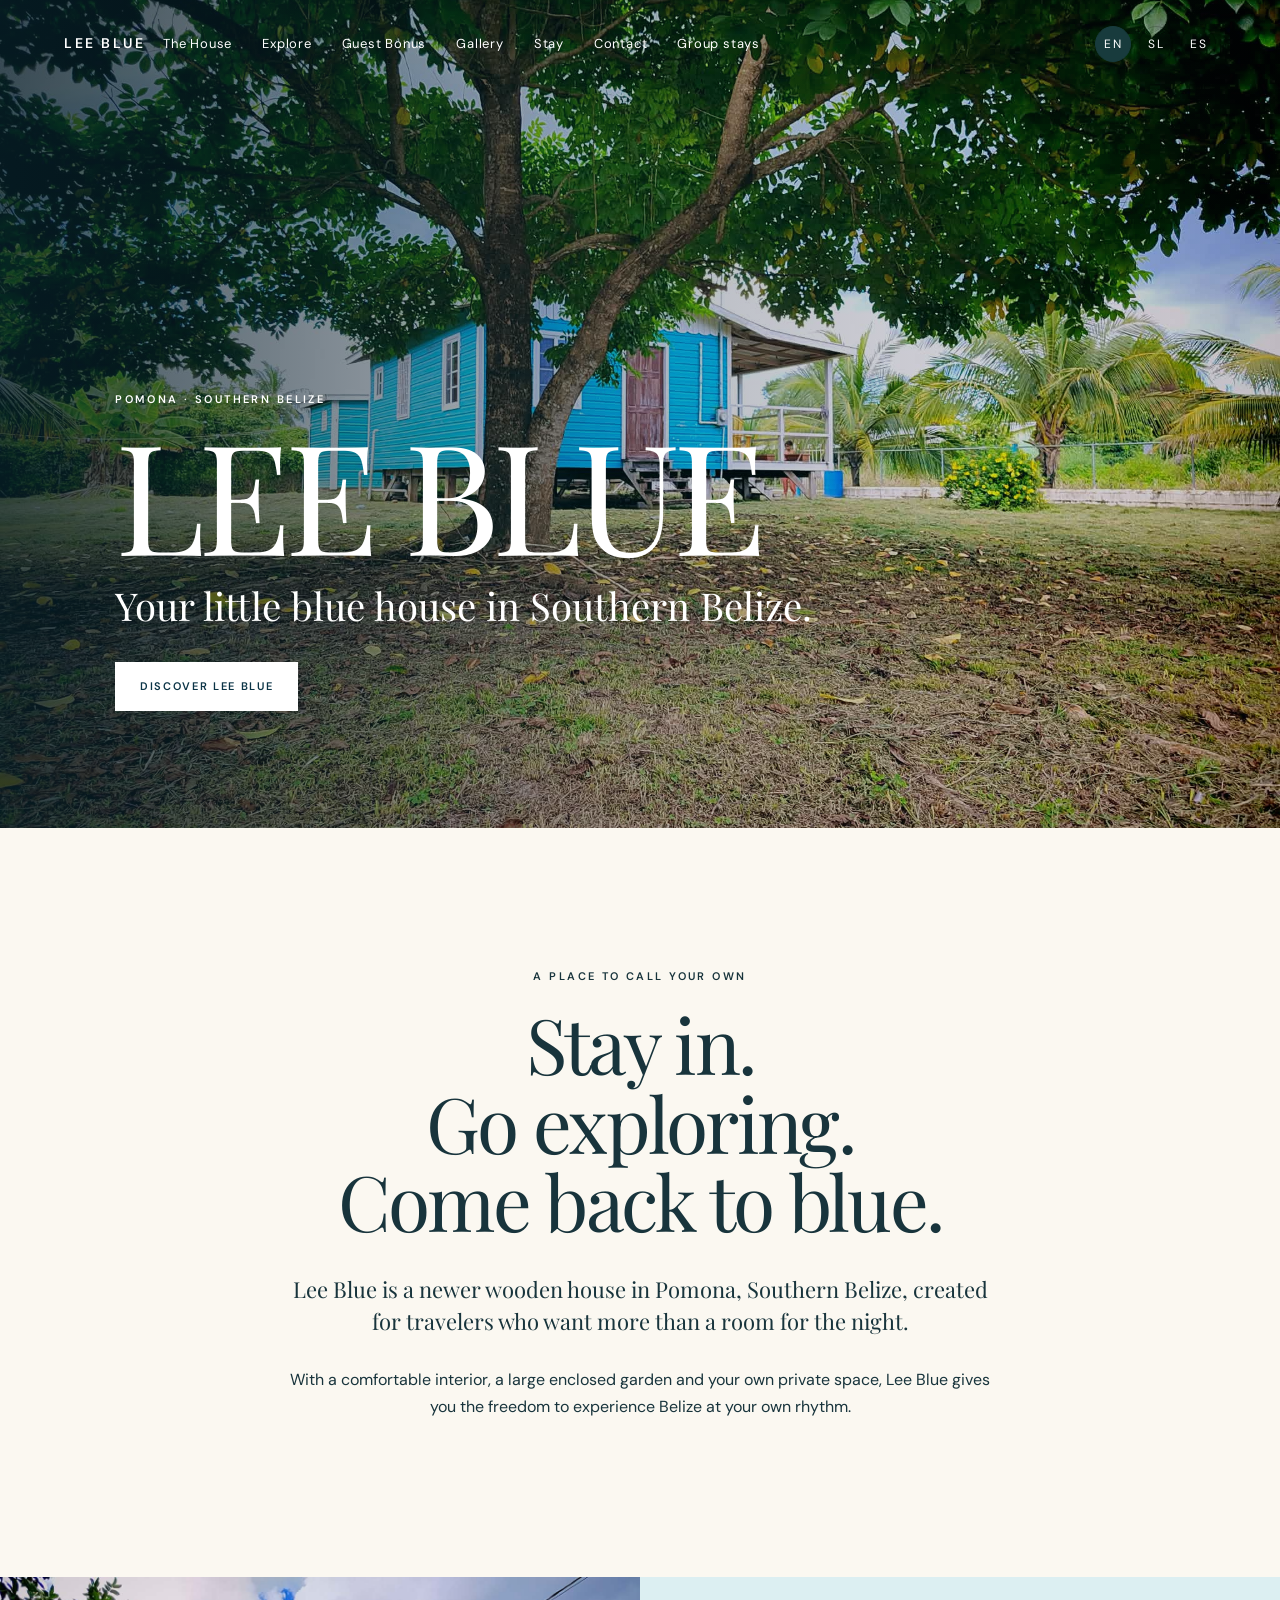
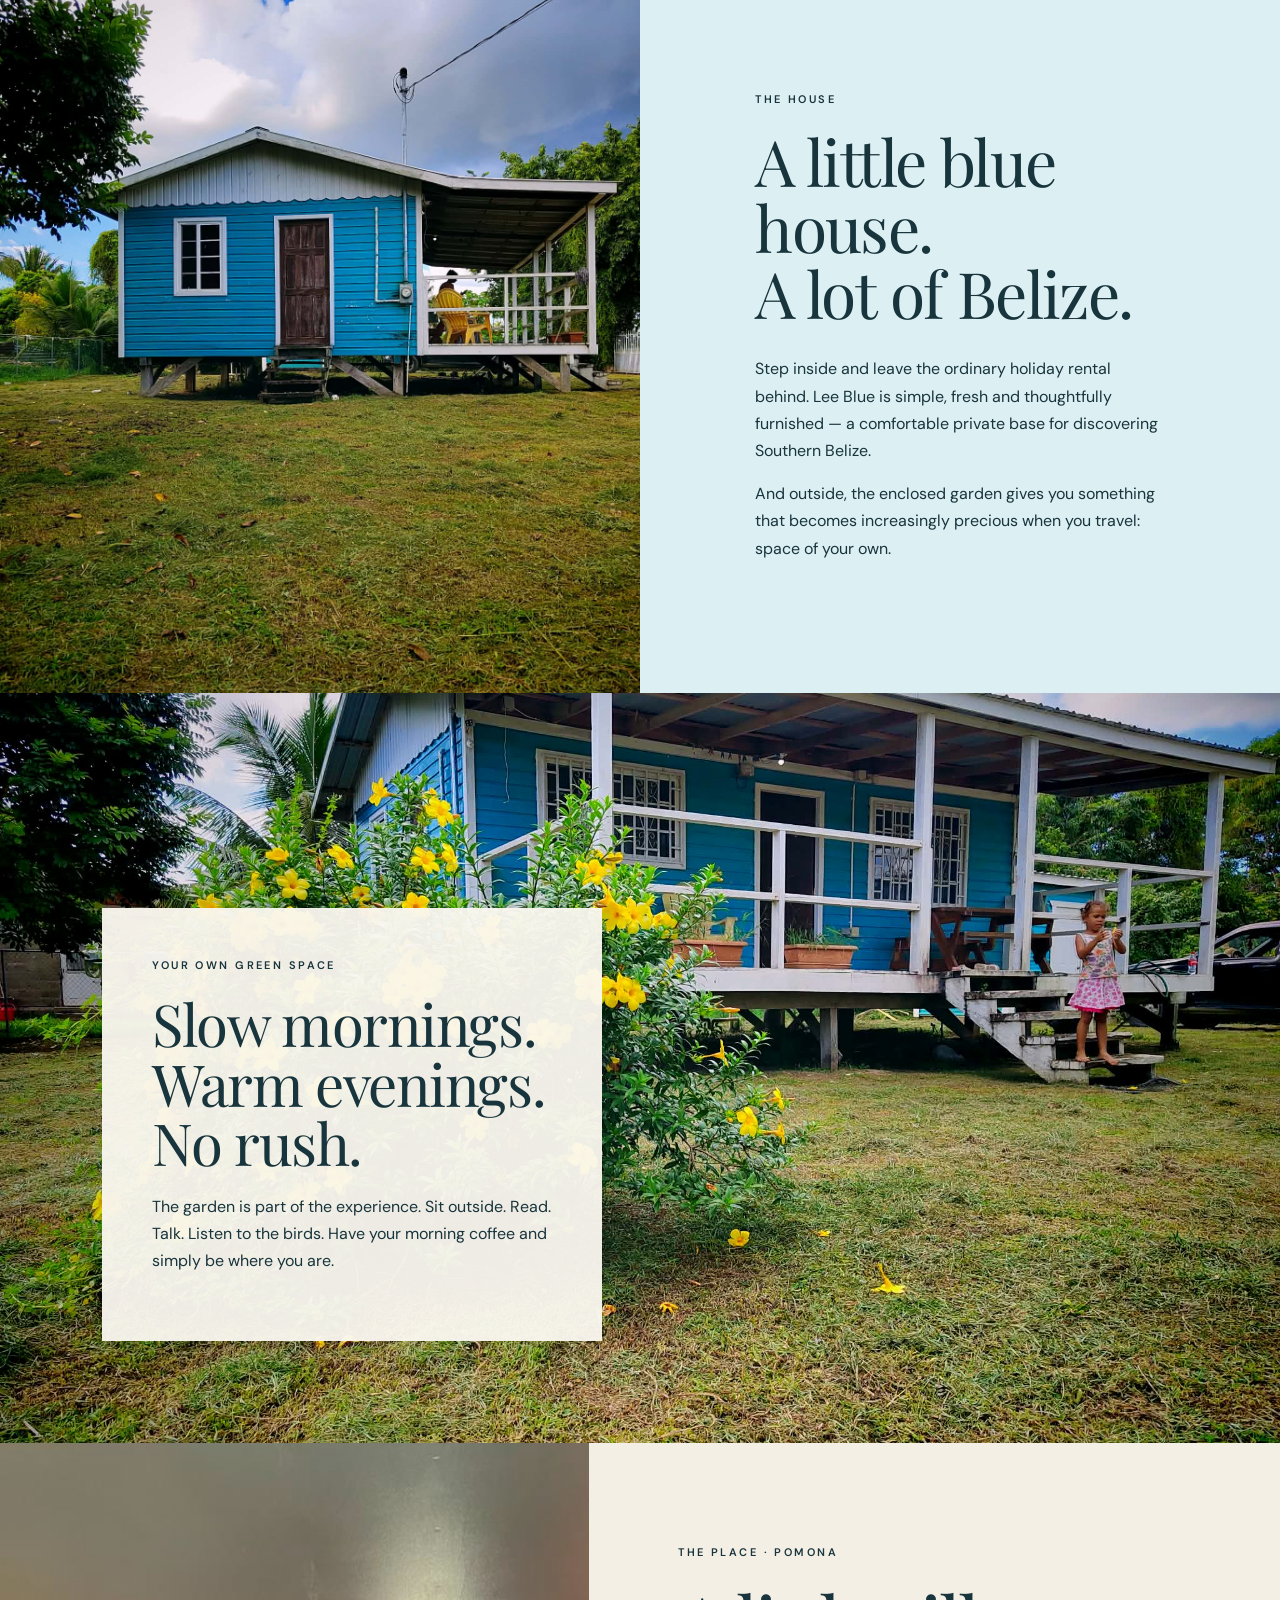
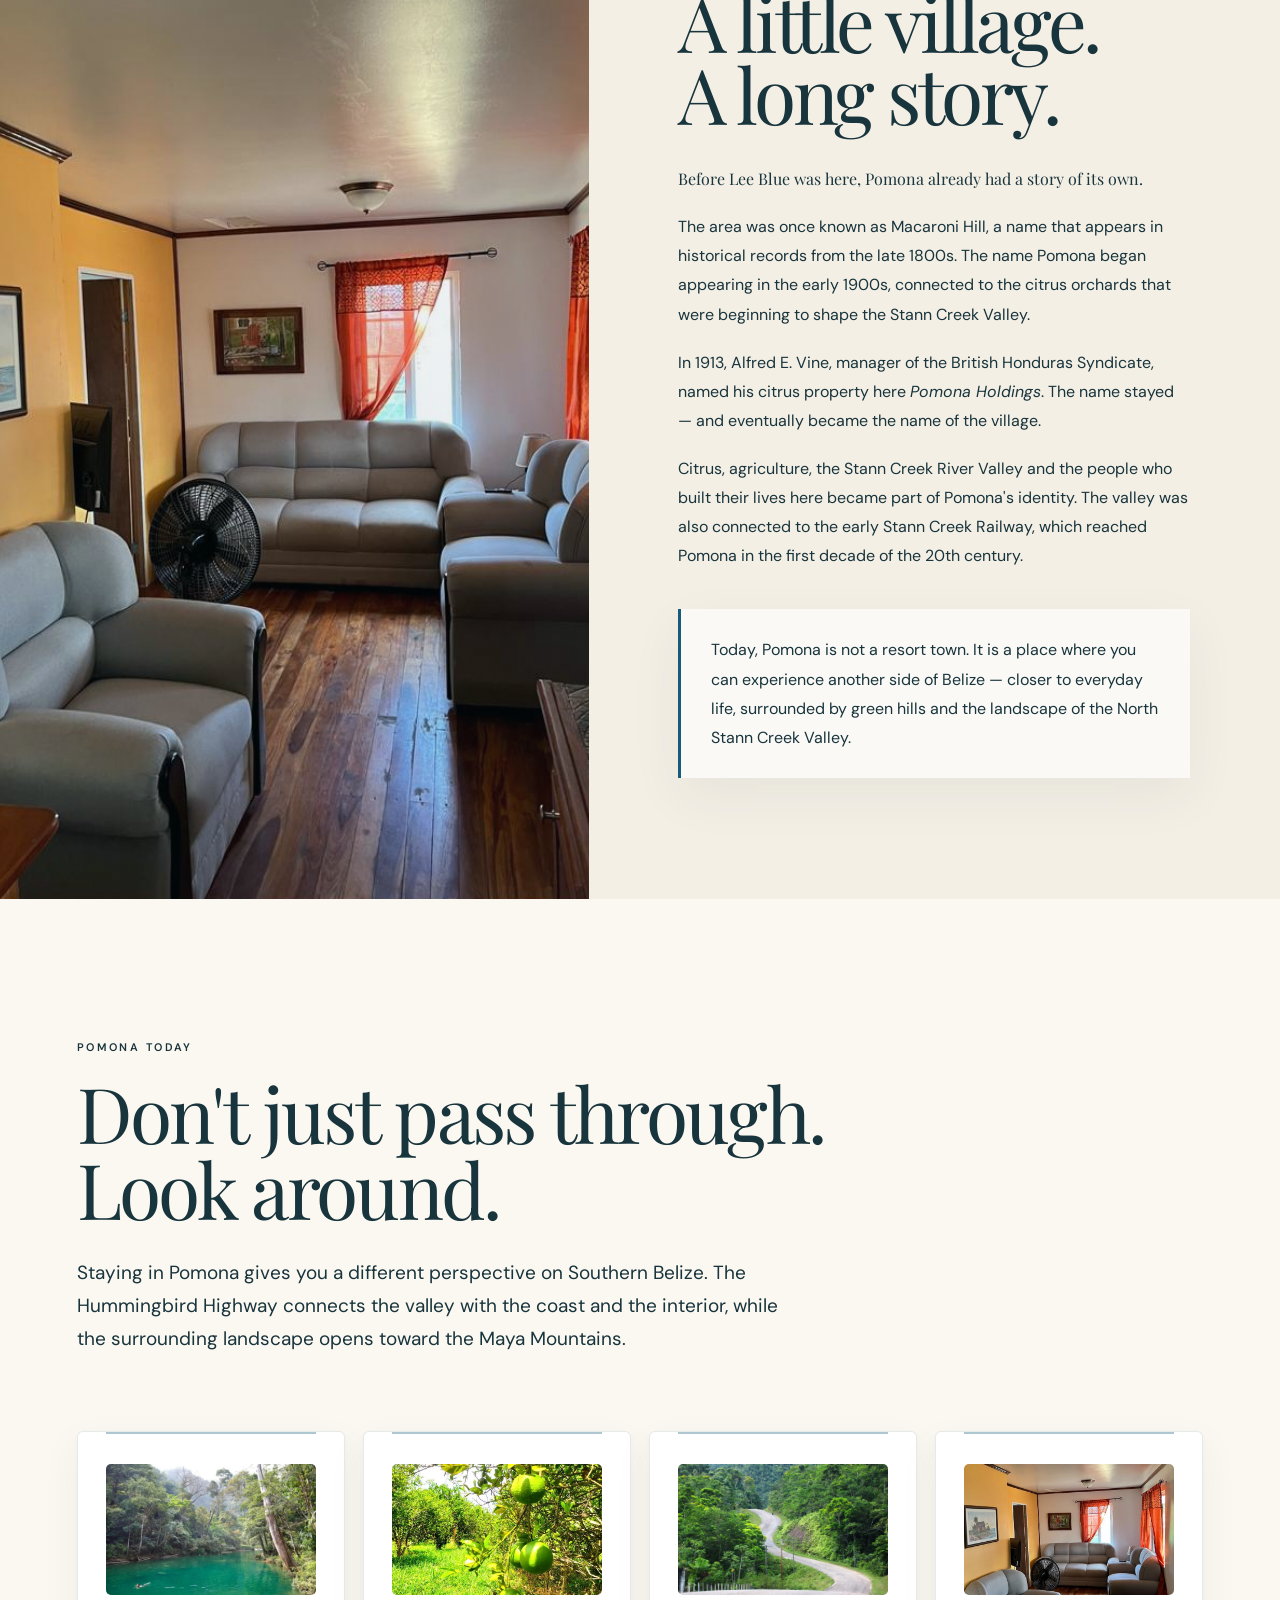
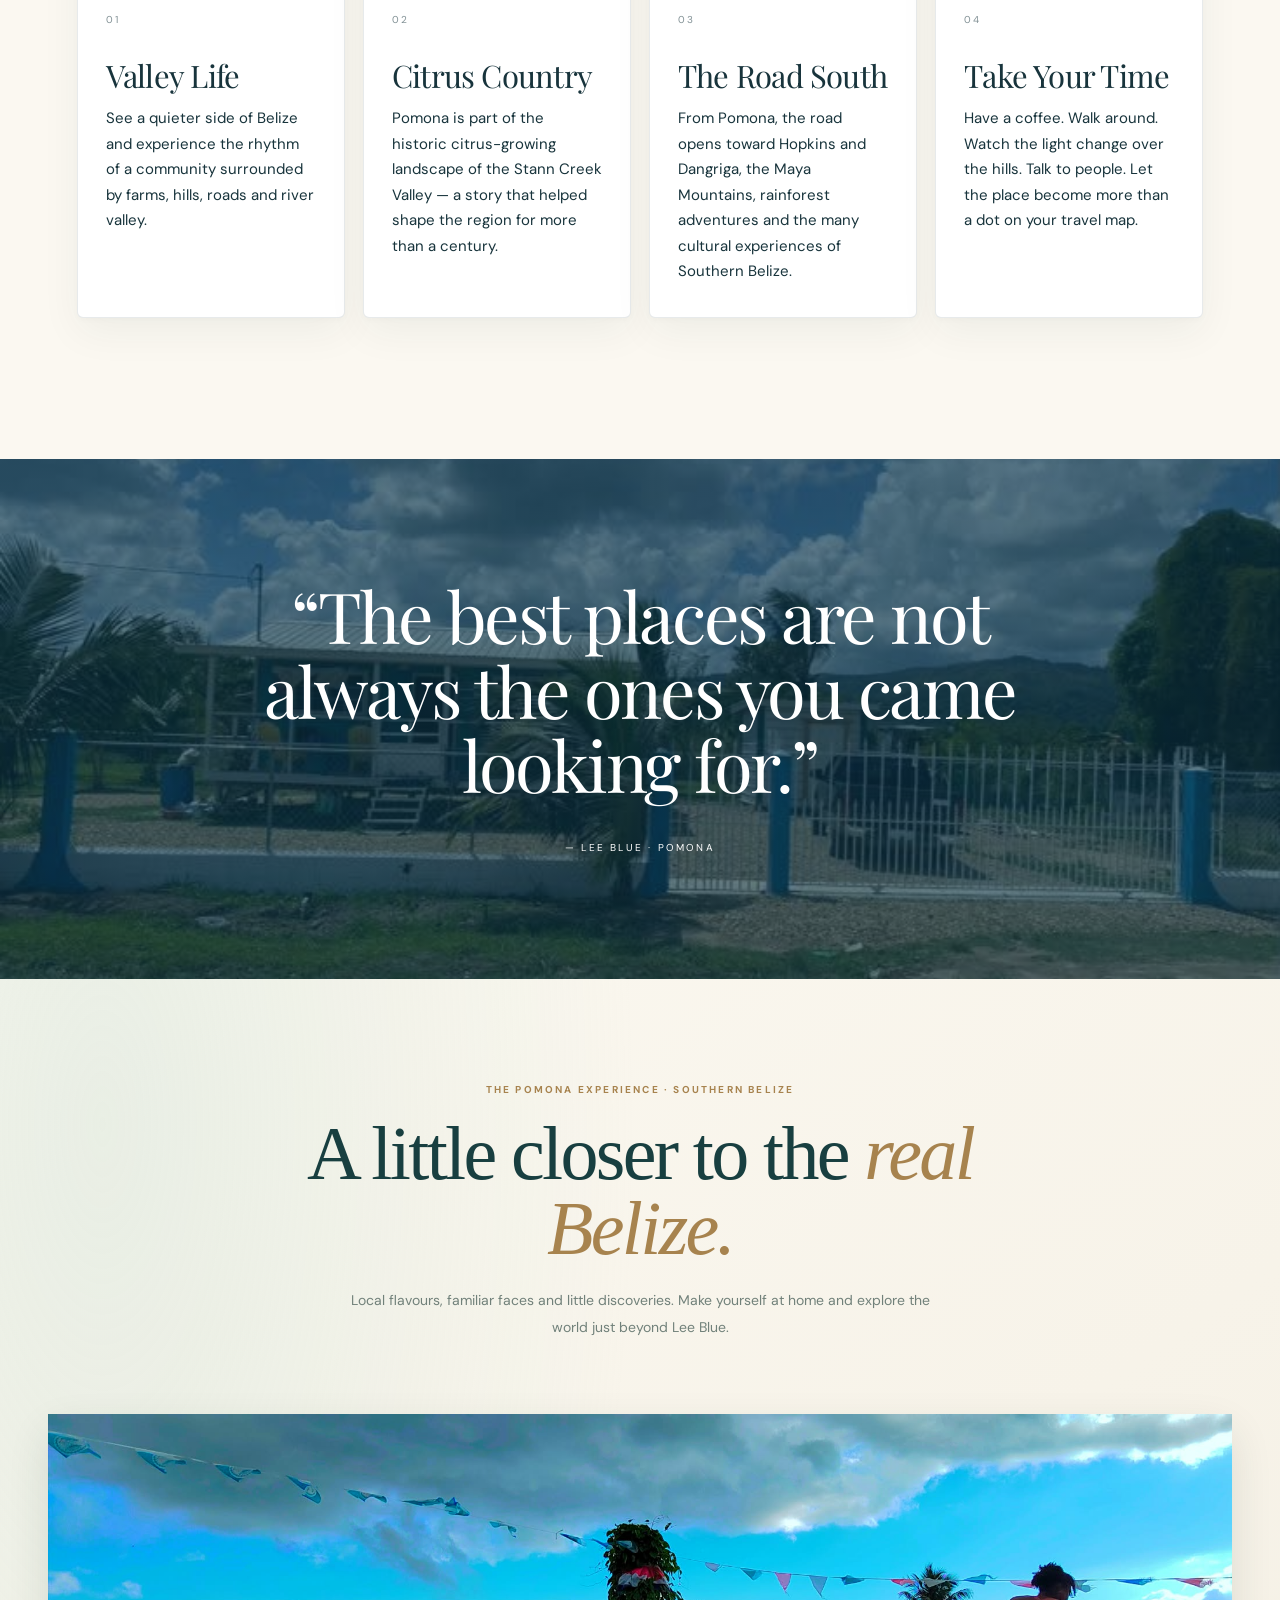
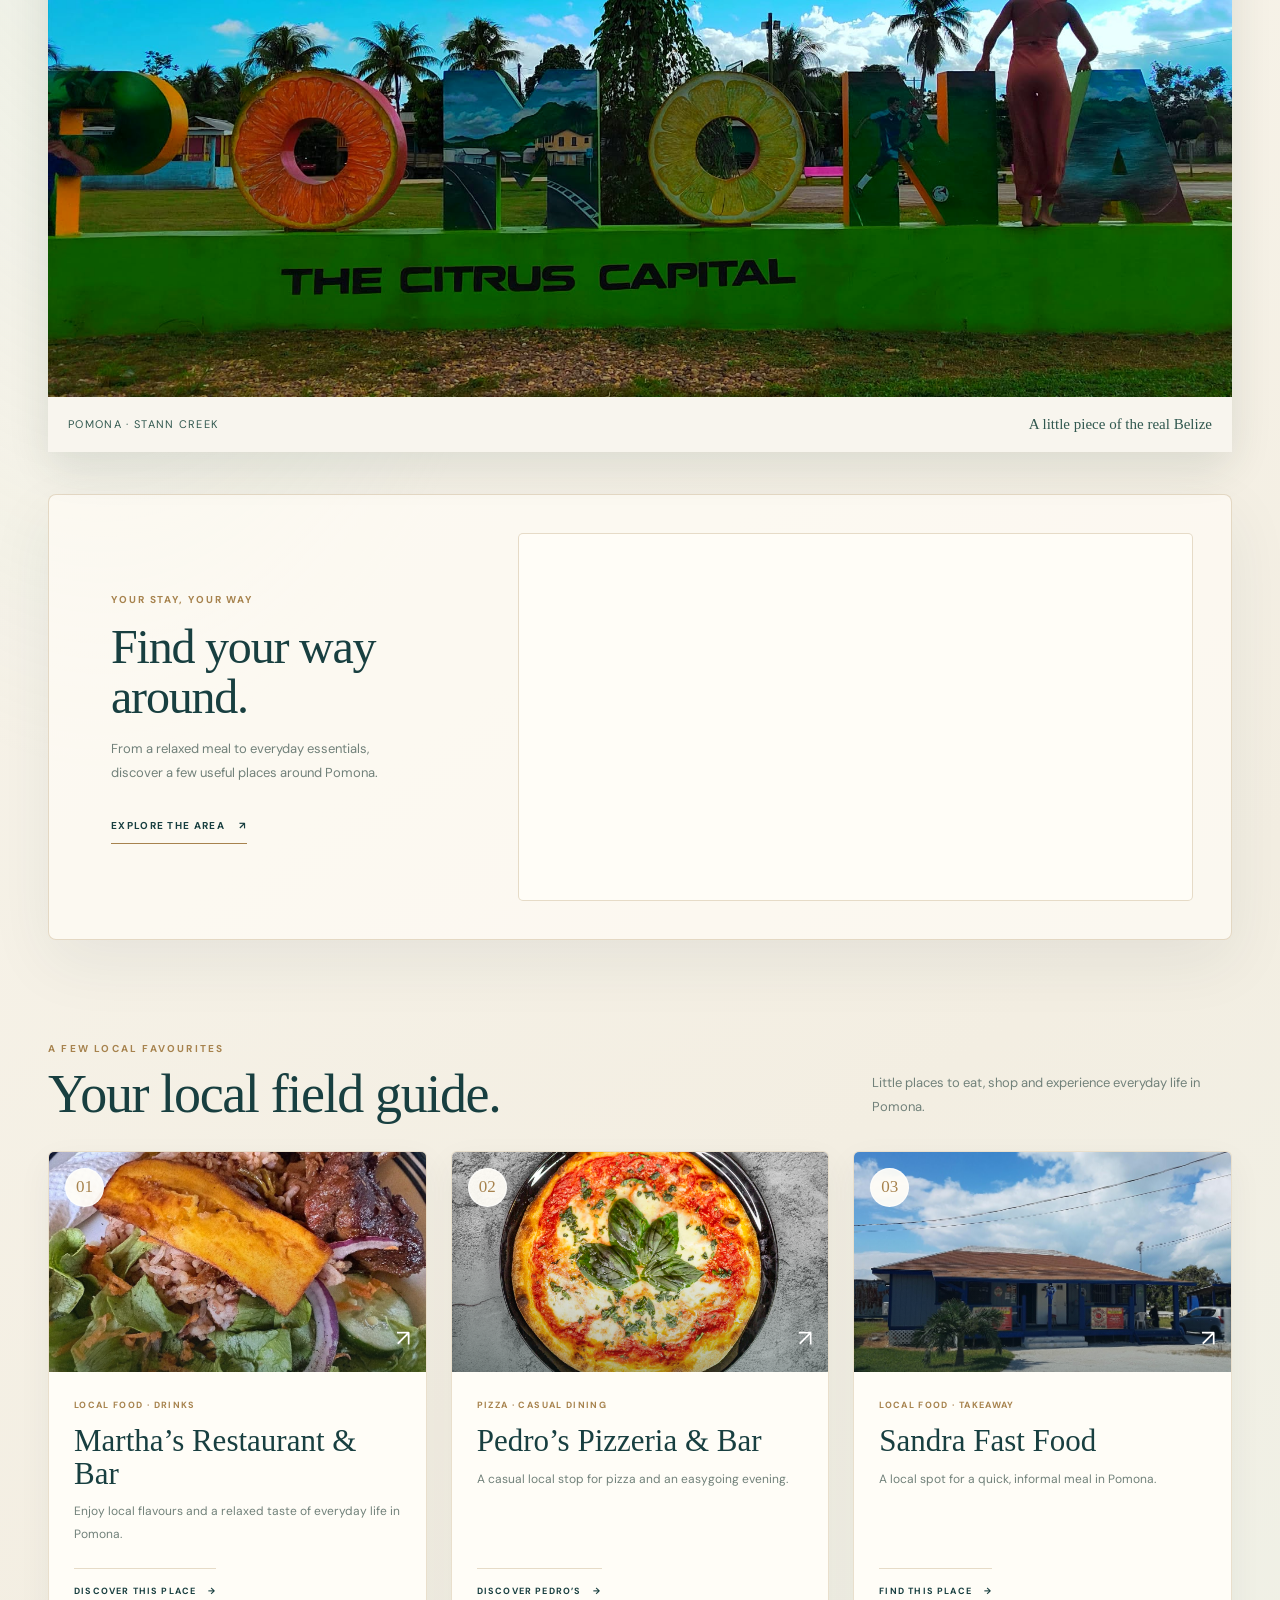
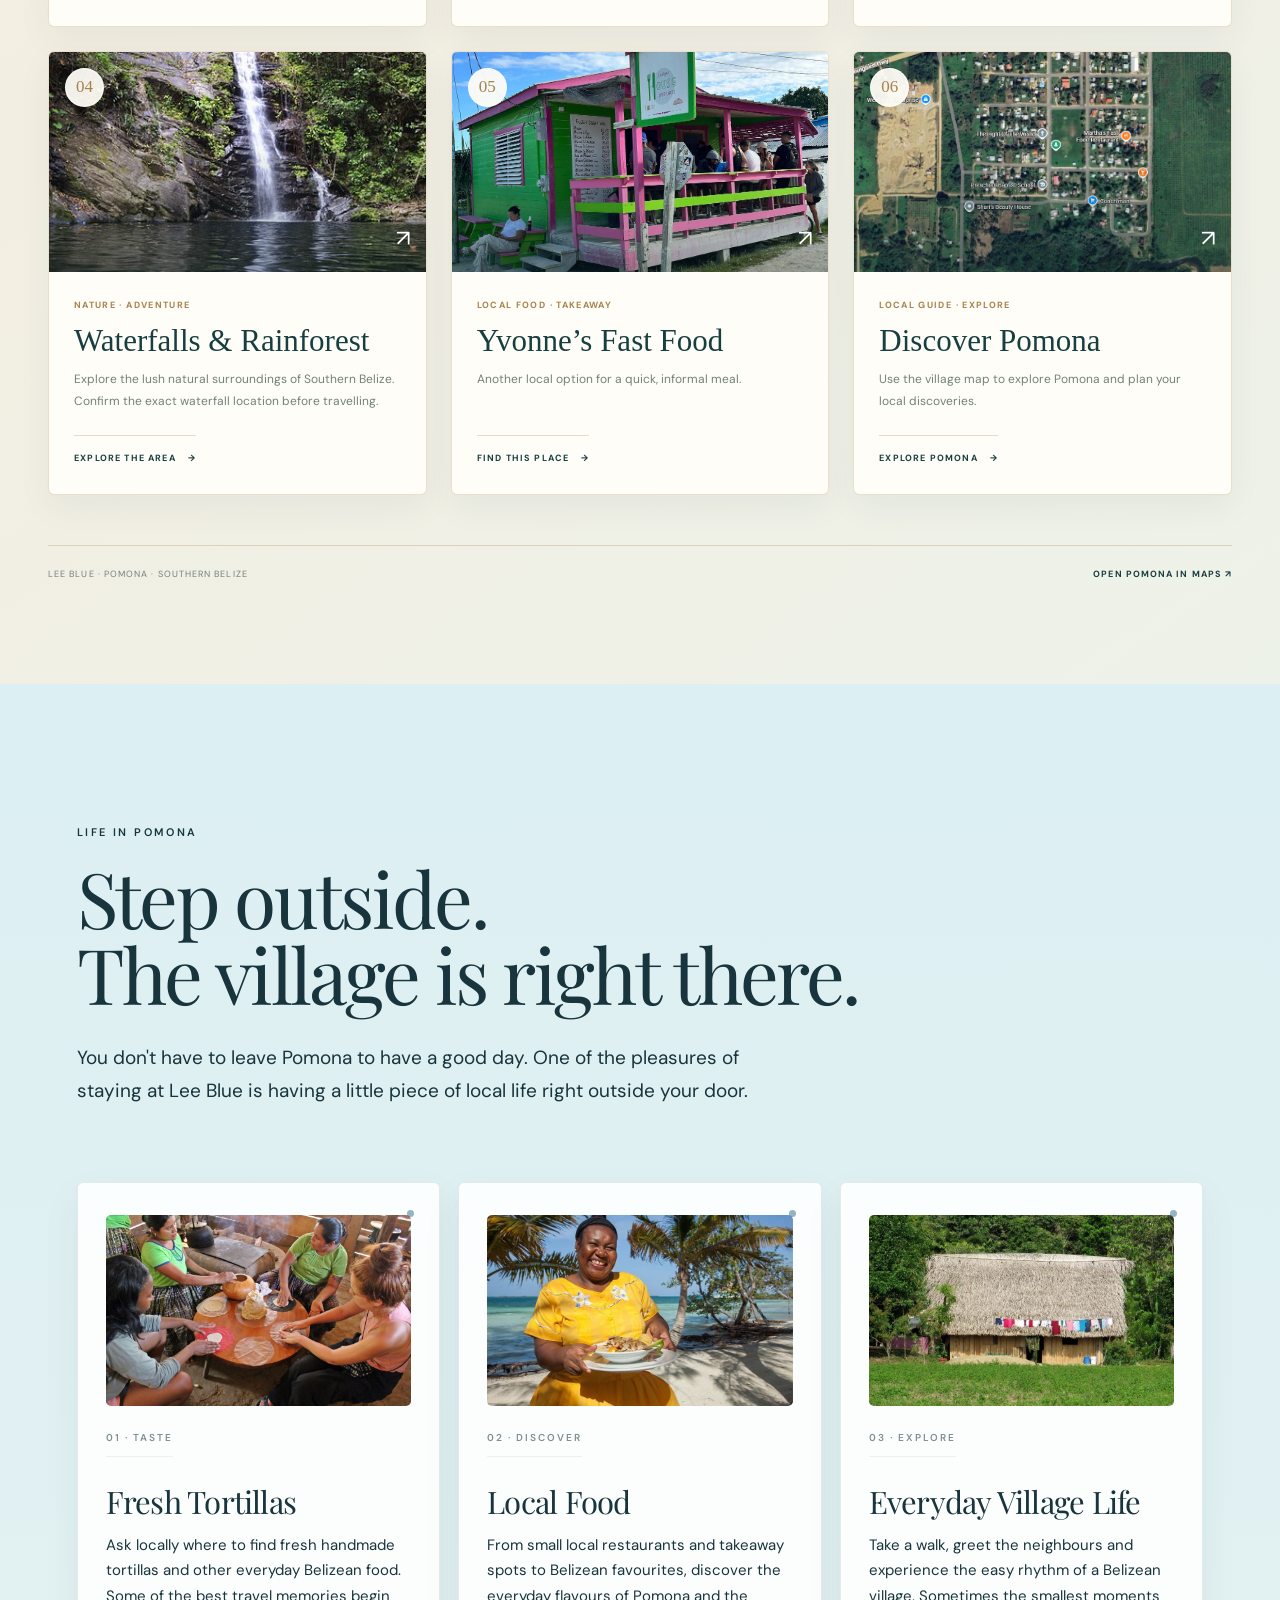
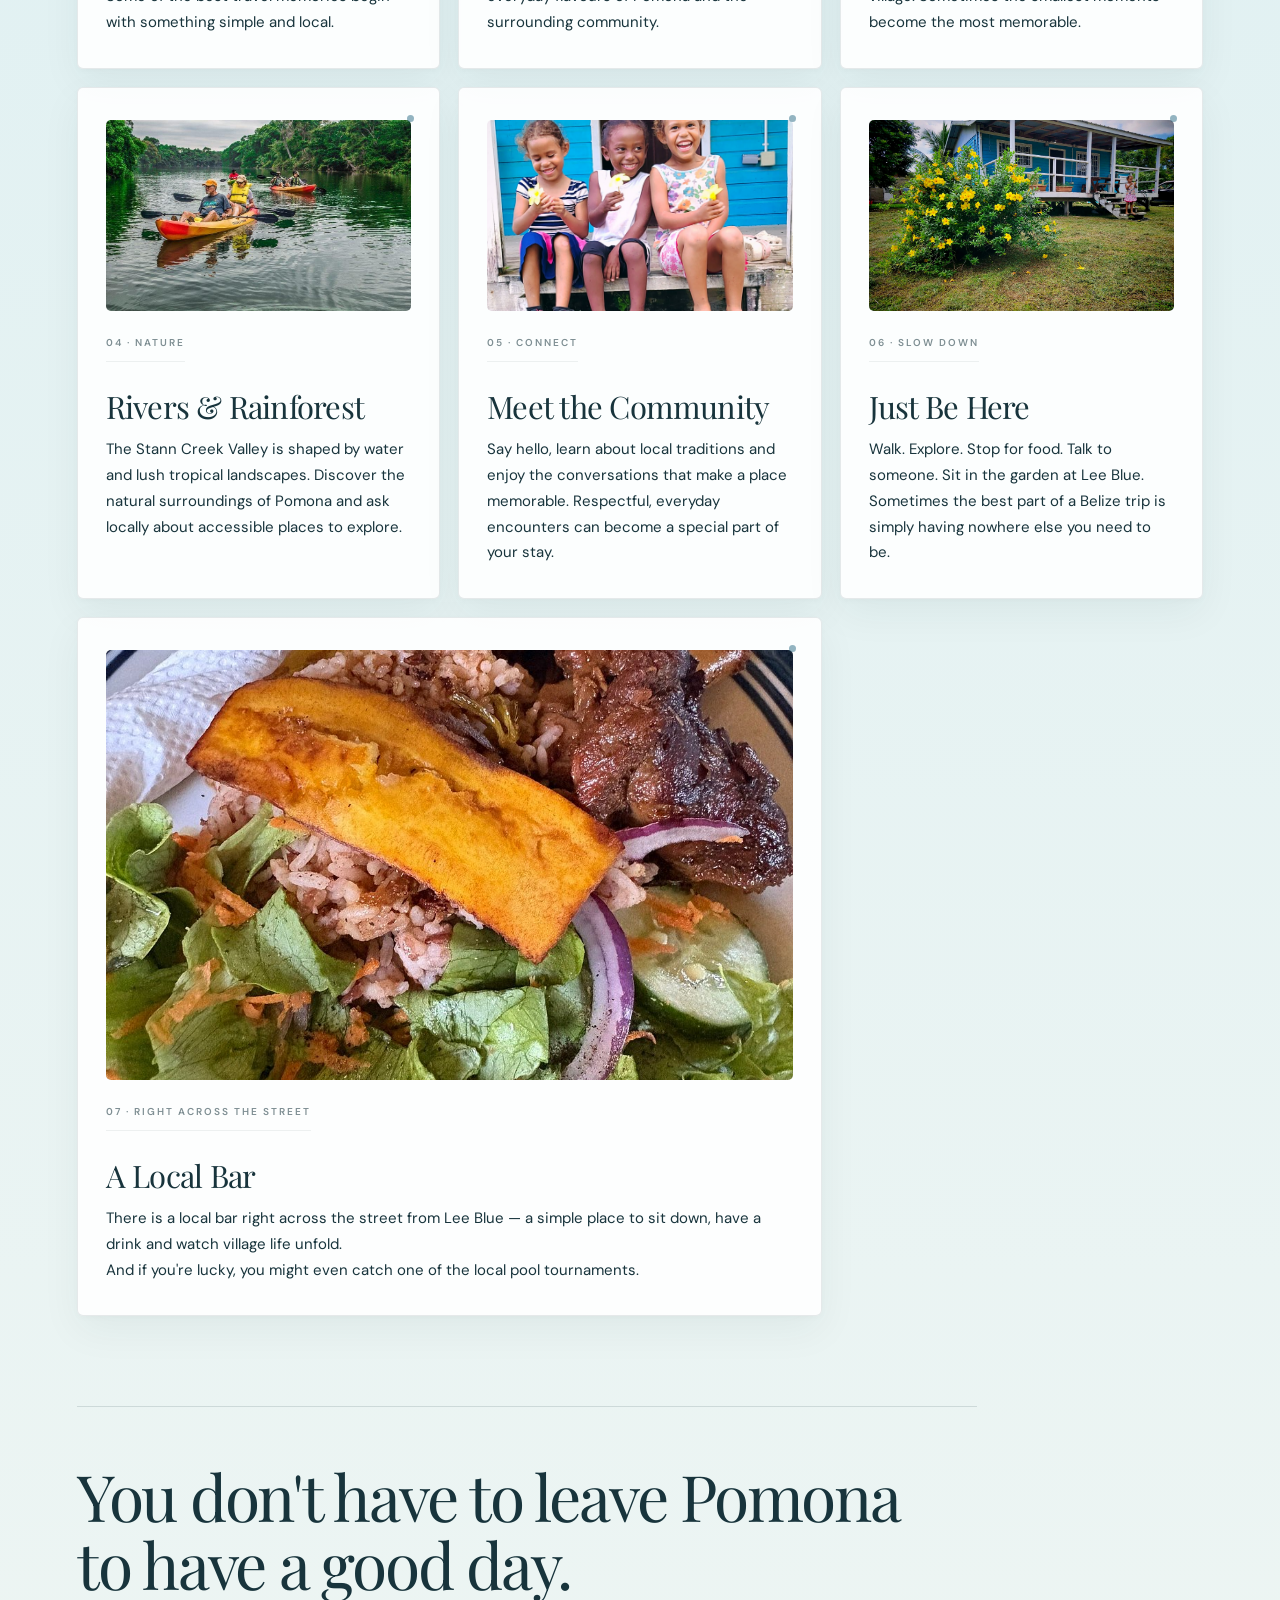
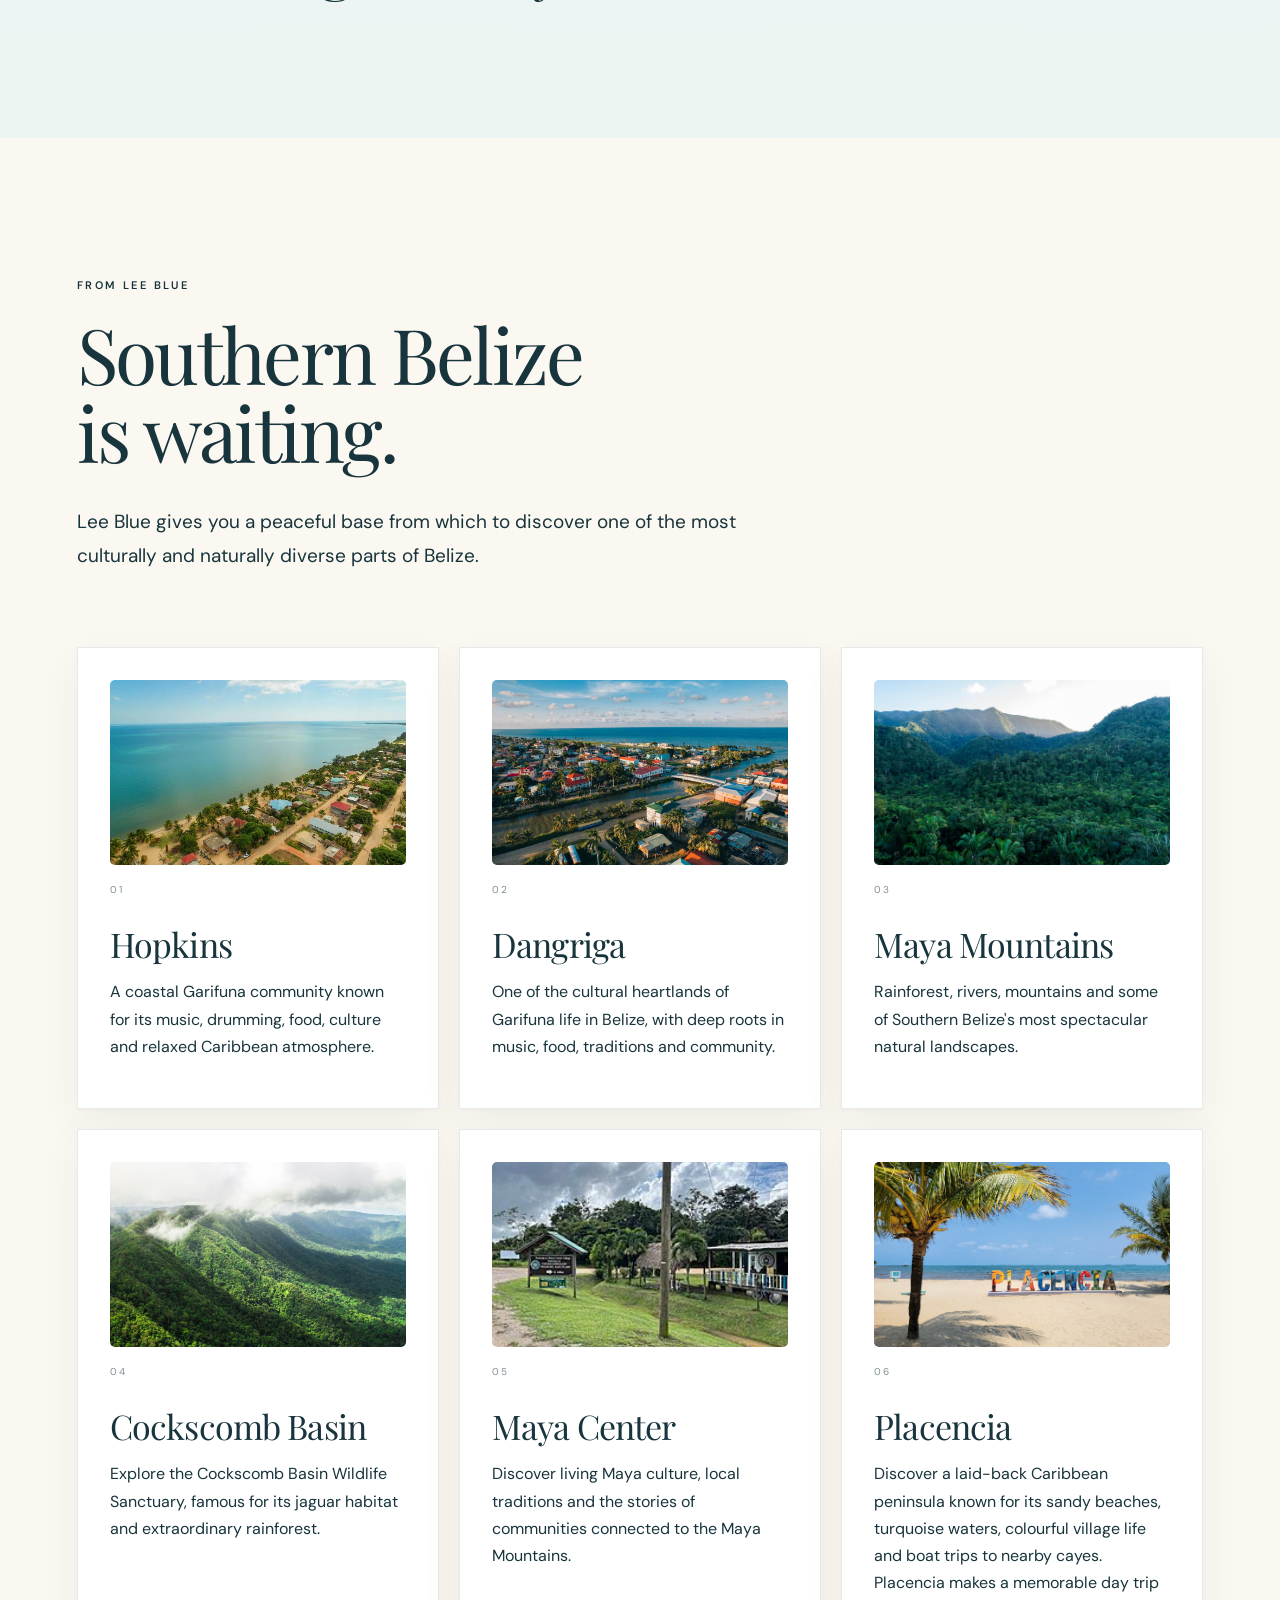
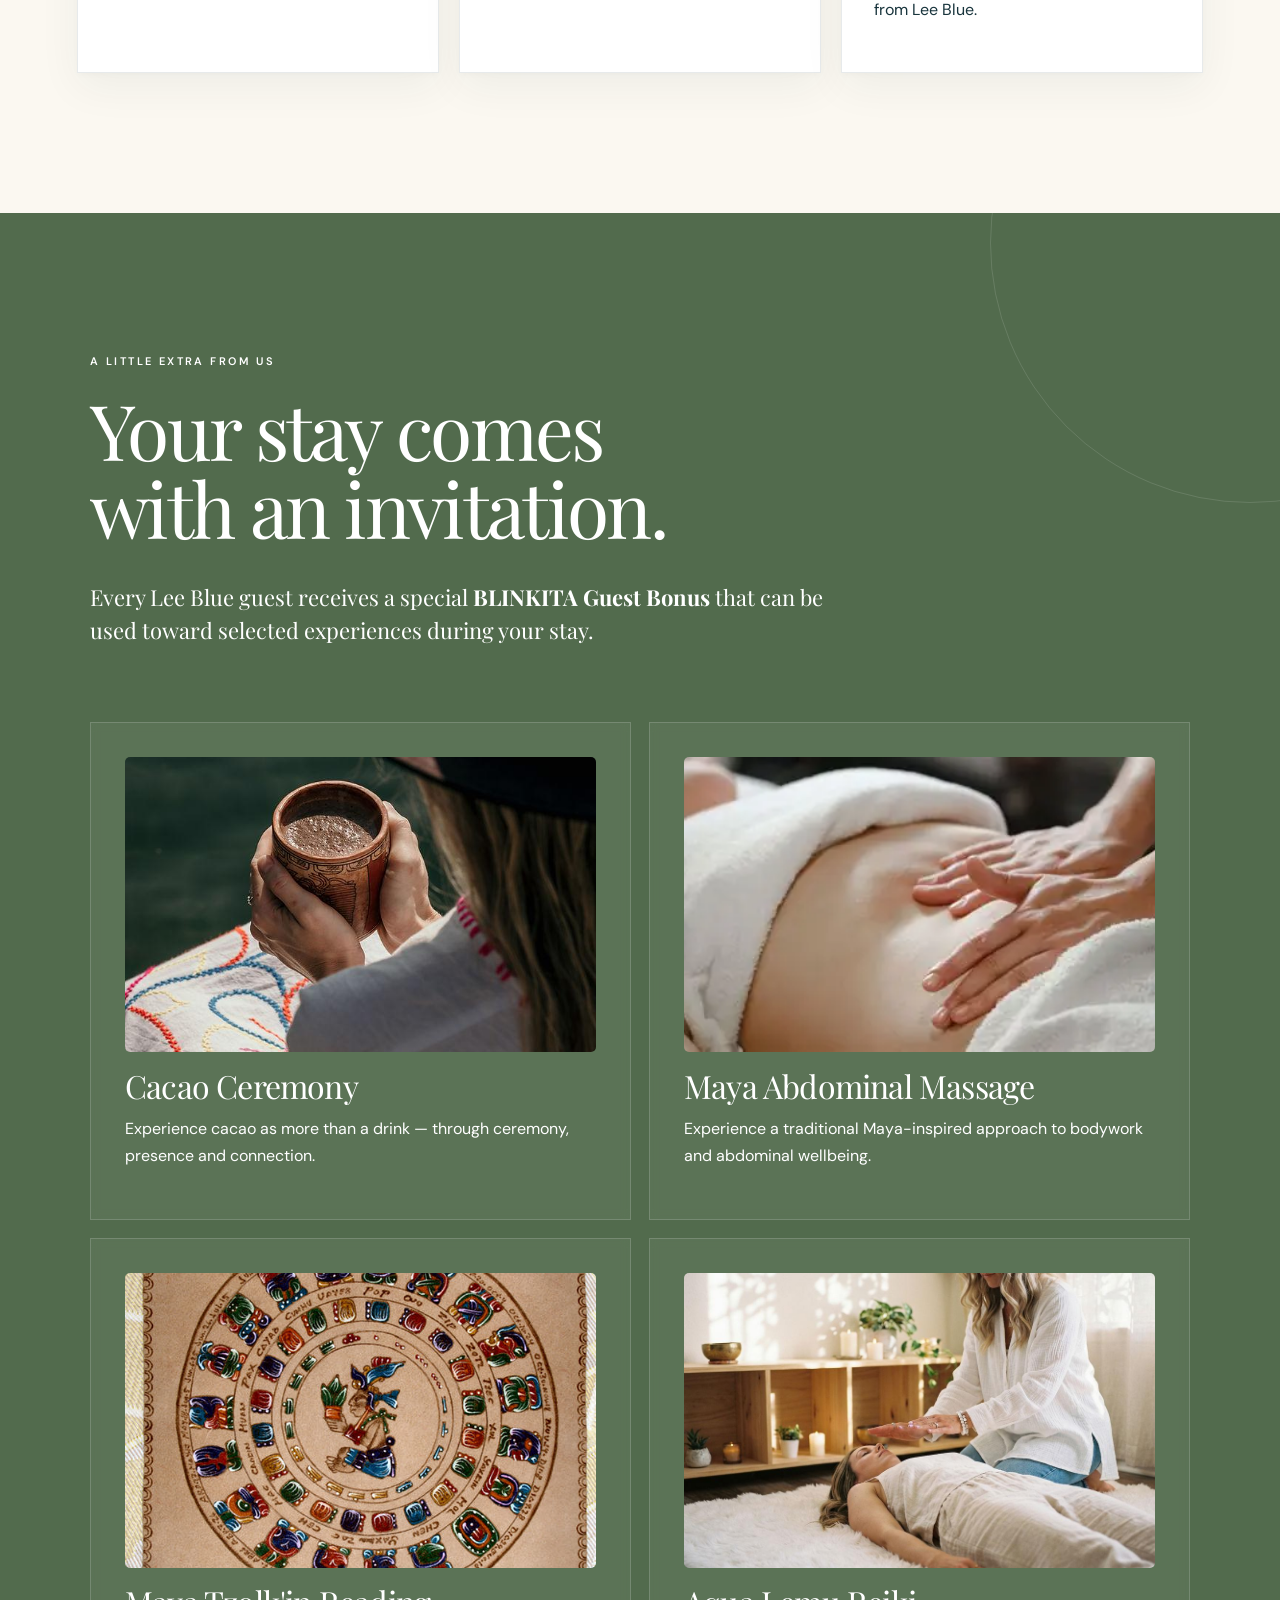
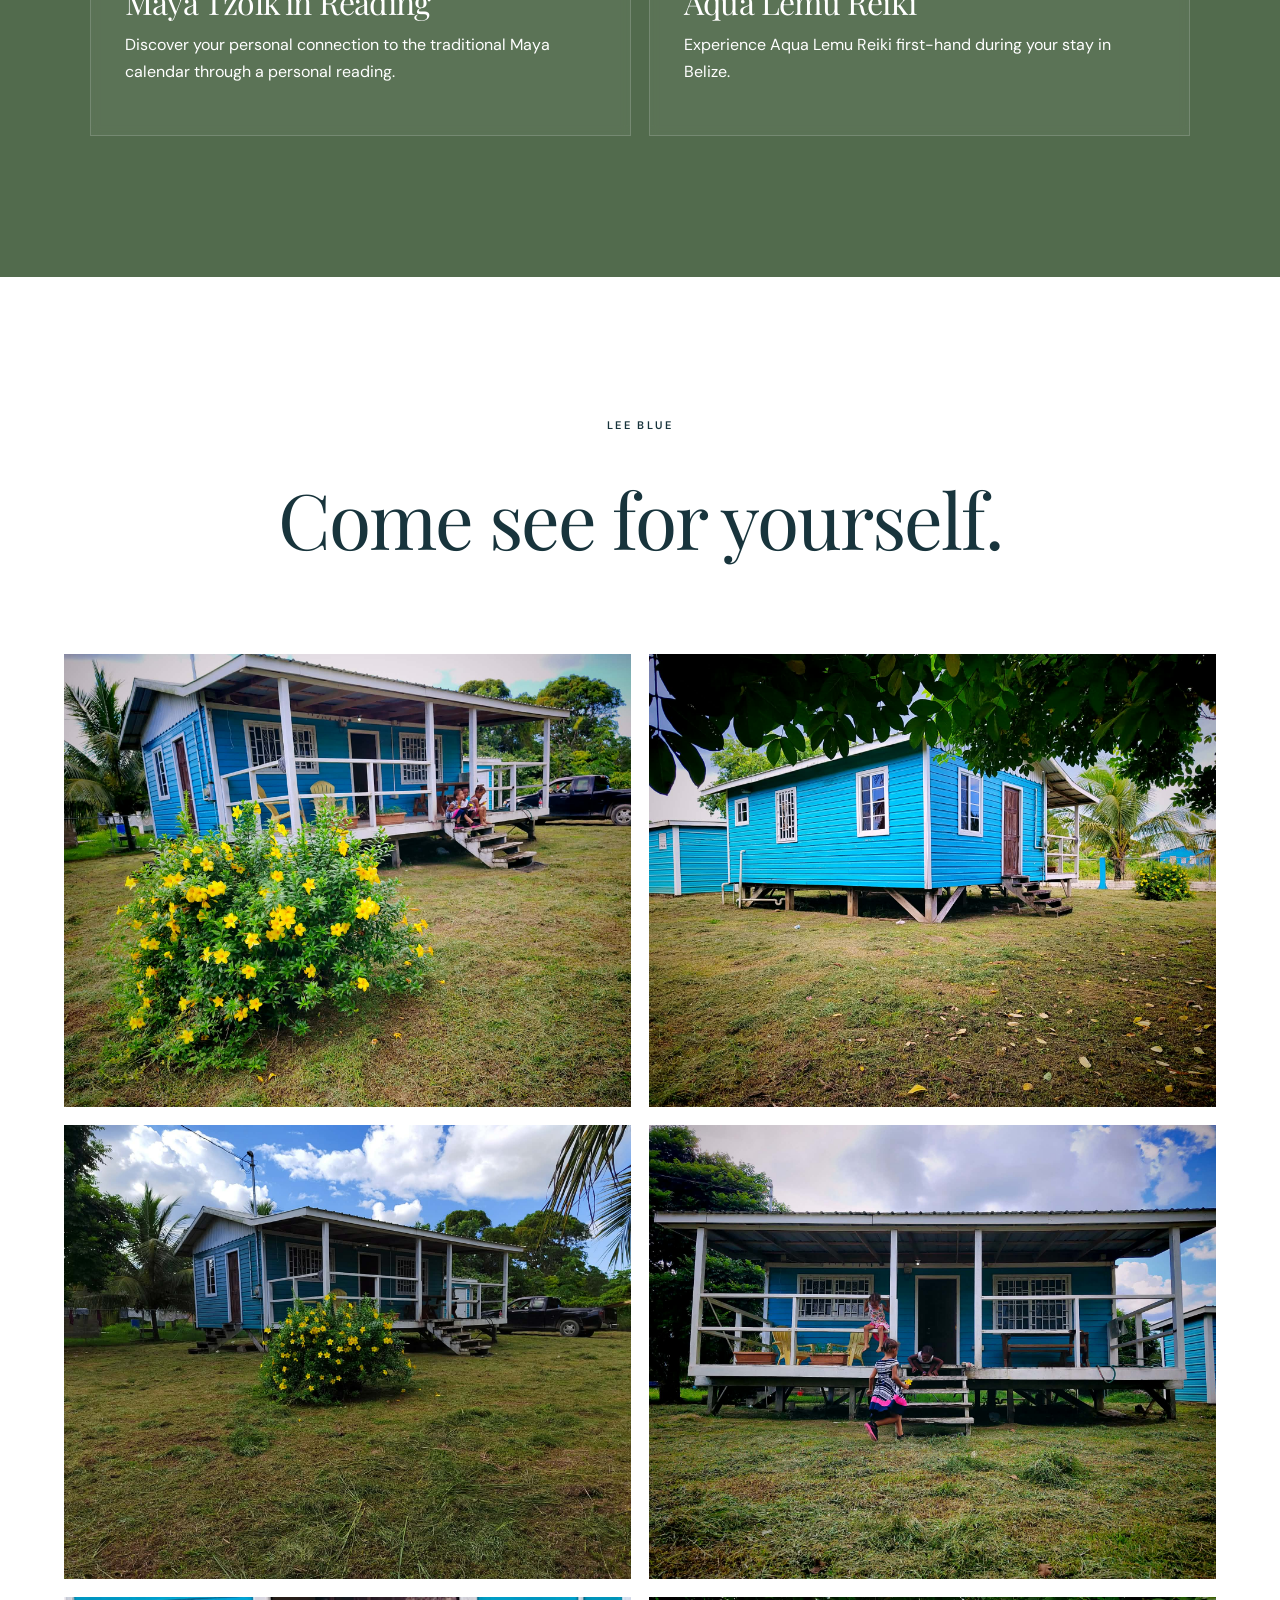
<file: index.html>
<!DOCTYPE html>
<html lang="en">
<head>
<meta charset="utf-8"/>
<meta content="width=device-width, initial-scale=1.0" name="viewport"/>
<link rel="canonical" href="https://lee-blue.com/"/>
<link rel="alternate" hreflang="en" href="https://lee-blue.com/"/>
<link rel="alternate" hreflang="sl" href="https://lee-blue.com/sl/"/>
<link rel="alternate" hreflang="es" href="https://lee-blue.com/es/"/>
<link rel="alternate" hreflang="x-default" href="https://lee-blue.com/"/>
<meta property="og:type" content="website"/>
<meta property="og:site_name" content="Lee Blue"/>
<meta property="og:title" content="Lee Blue | Your Little Blue House in Southern Belize"/>
<meta property="og:description" content="Lee Blue is a private blue wooden holiday home in Pomona, Southern Belize — a peaceful base for discovering Maya culture, Garifuna communities, the Maya Mountains and the wild beauty of Belize."/>
<meta property="og:url" content="https://lee-blue.com/"/>
<meta property="og:image" content="https://lee-blue.com/images/pomona1.jpg"/>
<meta property="og:image:alt" content="Lee Blue house in Pomona, Southern Belize"/>
<meta property="og:locale" content="en_US"/>
<meta property="og:locale:alternate" content="sl_SI"/>
<meta property="og:locale:alternate" content="es_ES"/>
<meta name="twitter:card" content="summary_large_image"/>
<meta name="twitter:title" content="Lee Blue | Your Little Blue House in Southern Belize"/>
<meta name="twitter:description" content="Lee Blue is a private blue wooden holiday home in Pomona, Southern Belize — a peaceful base for discovering Maya culture, Garifuna communities, the Maya Mountains and the wild beauty of Belize."/>
<meta name="twitter:image" content="https://lee-blue.com/images/pomona1.jpg"/>
<script type="application/ld+json">{"@context":"https://schema.org","@type":"LodgingBusiness","@id":"https://lee-blue.com/#lodging","name":"Lee Blue","description":"Lee Blue is a private blue wooden holiday home in Pomona, Southern Belize — a peaceful base for discovering Maya culture, Garifuna communities, the Maya Mountains and the wild beauty of Belize.","url":"https://lee-blue.com/","image":"https://lee-blue.com/images/pomona1.jpg","address":{"@type":"PostalAddress","addressLocality":"Pomona","addressRegion":"Stann Creek","addressCountry":"BZ"}}</script>
<title>Lee Blue | Your Little Blue House in Southern Belize</title>
<meta content="Lee Blue is a private blue wooden holiday home in Pomona, Southern Belize — a peaceful base for discovering Maya culture, Garifuna communities, the Maya Mountains and the wild beauty of Belize." name="description"/>
<link href="style-v2.css?v=20261110-02" rel="stylesheet"/>
<style>

/* Lee Blue: featured local bar spans two grid columns */
.pomona-life-grid .life-card-wide {
    grid-column: span 2;
}

@media (max-width: 700px) {
    .pomona-life-grid .life-card-wide {
        grid-column: span 1;
    }
}
</style>
<style>
/* Language selector and contact section */
.site-header { gap: 18px; }
.language-switcher { display:flex; align-items:center; gap:8px; margin-left:auto; white-space:nowrap; }
.language-switcher a { color:inherit; text-decoration:none; font-size:12px; letter-spacing:.12em; padding:7px 8px; border:1px solid rgba(0,0,0,.18); border-radius:20px; }
.language-switcher a[aria-current="page"] { background:#183b3d; color:#fff; border-color:#183b3d; }
.contact-section { padding:88px 6%; background:#eaf0ec; color:#183b3d; }
.contact-inner { max-width:1100px; margin:0 auto; }
.contact-section h2 { margin:12px 0 14px; }
.contact-intro { max-width:620px; line-height:1.7; }
.contact-grid { display:grid; grid-template-columns:repeat(3,minmax(0,1fr)); gap:18px; margin-top:32px; }
.contact-card { display:flex; flex-direction:column; gap:12px; padding:24px; background:#fff; border:1px solid rgba(24,59,61,.12); border-radius:12px; }
.contact-label { font-size:11px; letter-spacing:.13em; text-transform:uppercase; opacity:.72; }
.contact-card a { color:#183b3d; font-weight:600; text-decoration:none; overflow-wrap:anywhere; }
.contact-card a:hover { text-decoration:underline; }
@media (max-width:800px) { .site-header { flex-wrap:wrap; } .language-switcher { margin-left:auto; } .contact-grid { grid-template-columns:1fr; } }
</style></head>
<body>
<header class="site-header">
<a class="logo" href="#">LEE BLUE</a>
<nav>
<a href="#house">The House</a>
<a href="#belize">Explore</a>
<a href="#bonus">Guest Bonus</a>
<a href="#gallery">Gallery</a>
<a href="#stay">Stay</a>
<a href="#contact">Contact</a><a href="#group-stays">Group stays</a></nav><div aria-label="Language selection" class="language-switcher"><a aria-current="page" data-lang="en" href="index.html">EN</a><a data-lang="sl" href="/sl/">SL</a><a data-lang="es" href="/es/">ES</a></div>
</header>
<main>
<section class="hero">
<img alt="Lee Blue house in Pomona, Southern Belize" src="images/pomona1.jpg" decoding="async" loading="eager" fetchpriority="high">
<div class="hero-overlay">
<p class="eyebrow">POMONA · SOUTHERN BELIZE</p>
<h1>LEE BLUE</h1>
<p class="hero-line">
            Your little blue house in Southern Belize.
        </p>
<a class="button" href="#stay">DISCOVER LEE BLUE</a>
</div>
</section>
<section class="intro">
<p class="eyebrow">A PLACE TO CALL YOUR OWN</p>
<h2>
        Stay in.<br/>
        Go exploring.<br/>
        Come back to blue.
    </h2>
<p class="lead">
        Lee Blue is a newer wooden house in Pomona, Southern Belize,
        created for travelers who want more than a room for the night.
    </p>
<p>
        With a comfortable interior, a large enclosed garden and your own
        private space, Lee Blue gives you the freedom to experience Belize
        at your own rhythm.
    </p>
</section>
<section class="split-section" id="house">
<div class="image">
<img alt="Interior of Lee Blue" src="images/pomona2.jpg" decoding="async" loading="lazy">
</div>
<div class="content">
<p class="eyebrow">THE HOUSE</p>
<h2>A little blue house.<br/>A lot of Belize.</h2>
<p>
            Step inside and leave the ordinary holiday rental behind.
            Lee Blue is simple, fresh and thoughtfully furnished —
            a comfortable private base for discovering Southern Belize.
        </p>
<p>
            And outside, the enclosed garden gives you something that
            becomes increasingly precious when you travel:
            space of your own.
        </p>
</div>
</section>
<section class="garden">
<img alt="Lee Blue garden" src="images/pomona3.jpg" decoding="async" loading="lazy">
<div class="garden-text">
<p class="eyebrow">YOUR OWN GREEN SPACE</p>
<h2>Slow mornings.<br/>Warm evenings.<br/>No rush.</h2>
<p>
            The garden is part of the experience.
            Sit outside. Read. Talk. Listen to the birds.
            Have your morning coffee and simply be where you are.
        </p>
</div>
</section>
<section class="pomona-story" id="pomona">
<div class="pomona-image">
<img alt="Pomona and the green landscape of Southern Belize" src="images/pomona8.jpg" decoding="async" loading="lazy">
</div>
<div class="pomona-content">
<p class="eyebrow">THE PLACE · POMONA</p>
<h2>
            A little village.<br/>
            A long story.
        </h2>
<p class="pomona-lead">
            Before Lee Blue was here, Pomona already had a story of its own.
        </p>
<p>
            The area was once known as Macaroni Hill, a name that appears
            in historical records from the late 1800s. The name Pomona
            began appearing in the early 1900s, connected to the citrus
            orchards that were beginning to shape the Stann Creek Valley.
        </p>
<p>
            In 1913, Alfred E. Vine, manager of the British Honduras
            Syndicate, named his citrus property here
            <em>Pomona Holdings</em>. The name stayed — and eventually
            became the name of the village.
        </p>
<p>
            Citrus, agriculture, the Stann Creek River Valley and the people
            who built their lives here became part of Pomona's identity.
            The valley was also connected to the early Stann Creek Railway,
            which reached Pomona in the first decade of the 20th century.
        </p>
<p class="pomona-highlight">
            Today, Pomona is not a resort town.
            It is a place where you can experience another side of Belize —
            closer to everyday life, surrounded by green hills and the
            landscape of the North Stann Creek Valley.
        </p>
</div>
</section>
<section class="pomona-now">
<div class="pomona-now-inner">
<div class="section-heading">
<p class="eyebrow">POMONA TODAY</p>
<h2>
                Don't just pass through.<br/>
                Look around.
            </h2>
<p>
                Staying in Pomona gives you a different perspective on
                Southern Belize. The Hummingbird Highway connects the valley
                with the coast and the interior, while the surrounding
                landscape opens toward the Maya Mountains.
            </p>
</div>
<div class="pomona-cards">
<article>
<img alt="The green river valley around Southern Belize" data-auto-photo="rivervalley.jpg" src="images/rivervalley.jpg" decoding="async" loading="lazy">
<span>01</span>
<h3>Valley Life</h3>
<p>
                    See a quieter side of Belize and experience the rhythm
                    of a community surrounded by farms, hills, roads and river valley.
                </p>
</article>
<article>
<img alt="Citrus-growing country in the Stann Creek Valley" data-auto-photo="citruscountry.jpg" src="images/citruscountry.jpg" decoding="async" loading="lazy">
<span>02</span>
<h3>Citrus Country</h3>
<p>
                    Pomona is part of the historic citrus-growing landscape
                    of the Stann Creek Valley — a story that helped shape
                    the region for more than a century.
                </p>
</article>
<article>
<img alt="Belize landscape and the road to discovery" data-auto-photo="belize.jpg" src="images/belize.jpg" decoding="async" loading="lazy">
<span>03</span>
<h3>The Road South</h3>
<p>
                    From Pomona, the road opens toward Hopkins and Dangriga,
                    the Maya Mountains, rainforest adventures and the many
                    cultural experiences of Southern Belize.
                </p>
</article>
<article>
<img alt="The green landscape around Pomona" data-auto-photo="pomona8.jpg" src="images/pomona8.jpg" decoding="async" loading="lazy">
<span>04</span>
<h3>Take Your Time</h3>
<p>
                    Have a coffee. Walk around. Watch the light change over
                    the hills. Talk to people. Let the place become more
                    than a dot on your travel map.
                </p>
</article>
</div>
</div>
</section>
<section class="pomona-quote">
<div>
<p>
            “The best places are not always the ones
            you came looking for.”
        </p>
<span>— LEE BLUE · POMONA</span>
</div>
</section>
<!-- =========================================================
     LEE BLUE MAP START
     ========================================================= -->
<section class="lee-map-section lee-pomona-experience" id="pomona-guide">
<div class="lee-map-inner">
<header class="lee-map-heading">
<p class="eyebrow">THE POMONA EXPERIENCE · SOUTHERN BELIZE</p>
<h2>A little closer to the <em>real Belize.</em></h2>
<p>
                Local flavours, familiar faces and little discoveries.
                Make yourself at home and explore the world just beyond Lee Blue.
            </p>
</header>
<figure class="lee-pomona-sign-banner">
<img alt="Welcome to Pomona, Stann Creek, Belize" src="images/pomona-sign.jpg" decoding="async" loading="lazy">
<figcaption>
<span>POMONA · STANN CREEK</span>
<span>A little piece of the real Belize</span>
</figcaption>
</figure>
<div class="lee-map-feature">
<div class="lee-map-feature-copy">
<span class="lee-map-overline">YOUR STAY, YOUR WAY</span>
<h3>Find your way around.</h3>
<p>
                    From a relaxed meal to everyday essentials,
                    discover a few useful places around Pomona.
                </p>
<a class="lee-map-feature-link" href="https://www.google.com/maps/search/?api=1&amp;query=Pomona%2C%20Stann%20Creek%2C%20Belize" rel="noopener" target="_blank">
                    EXPLORE THE AREA <span aria-hidden="true">↗</span>
</a>
</div>
<div class="lee-map-frame">
<iframe allowfullscreen="" loading="lazy" referrerpolicy="no-referrer-when-downgrade" src="https://www.google.com/maps?q=Pomona%2C%20Stann%20Creek%2C%20Belize&amp;output=embed" title="Map of Pomona, Stann Creek, Belize">
</iframe>
</div>
</div>
<div class="lee-guide-intro">
<div>
<p class="eyebrow">A FEW LOCAL FAVOURITES</p>
<h3>Your local field guide.</h3>
</div>
<p>Little places to eat, shop and experience everyday life in Pomona.</p>
</div>
<div class="lee-guide-grid">
<a class="lee-guide-card" href="https://www.google.com/maps/search/?api=1&amp;query=Martha's%20Restaurant%20and%20Bar%20Pomona%20Belize" rel="noopener" target="_blank">
<div class="lee-guide-image">
<img alt="Martha’s Restaurant and Bar in Pomona, Belize" src="images/martharestaurantbar.jpg" decoding="async" loading="lazy">
<span class="lee-guide-number">01</span>
<span aria-hidden="true" class="lee-guide-arrow">↗</span>
</div>
<div class="lee-guide-card-body">
<span class="lee-guide-category">LOCAL FOOD · DRINKS</span>
<h4>Martha’s Restaurant &amp; Bar</h4>
<p>Enjoy local flavours and a relaxed taste of everyday life in Pomona.</p>
<span class="lee-guide-cta">DISCOVER THIS PLACE <span aria-hidden="true">→</span></span>
</div>
</a>
<a class="lee-guide-card" href="https://www.google.com/maps/search/?api=1&amp;query=Pedro's%20Pizzeria%20Bar%20Pomona%20Belize" rel="noopener" target="_blank">
<div class="lee-guide-image">
<img alt="Pedro’s Pizzeria and Bar in Pomona, Belize" src="images/pedro's-pizzeria.jpg" decoding="async" loading="lazy">
<span class="lee-guide-number">02</span>
<span aria-hidden="true" class="lee-guide-arrow">↗</span>
</div>
<div class="lee-guide-card-body">
<span class="lee-guide-category">PIZZA · CASUAL DINING</span>
<h4>Pedro’s Pizzeria &amp; Bar</h4>
<p>A casual local stop for pizza and an easygoing evening.</p>
<span class="lee-guide-cta">DISCOVER PEDRO’S <span aria-hidden="true">→</span></span>
</div>
</a>
<a class="lee-guide-card" href="https://www.google.com/maps/search/?api=1&amp;query=Sandra%20Fast%20Food%20Pomona%20Belize" rel="noopener" target="_blank">
<div class="lee-guide-image">
<img alt="Sandra Fast Food in Pomona, Belize" src="images/pomona-sandrafastfood.jpg" decoding="async" loading="lazy">
<span class="lee-guide-number">03</span>
<span aria-hidden="true" class="lee-guide-arrow">↗</span>
</div>
<div class="lee-guide-card-body">
<span class="lee-guide-category">LOCAL FOOD · TAKEAWAY</span>
<h4>Sandra Fast Food</h4>
<p>A local spot for a quick, informal meal in Pomona.</p>
<span class="lee-guide-cta">FIND THIS PLACE <span aria-hidden="true">→</span></span>
</div>
</a>
<a class="lee-guide-card" href="https://www.google.com/maps/search/?api=1&amp;query=Waterfalls%20near%20Pomona%20Stann%20Creek%20Belize" rel="noopener" target="_blank">
<div class="lee-guide-image">
<img alt="Waterfall in the Pomona area; exact location to be confirmed" src="images/pomona-waterfalls.jpg" decoding="async" loading="lazy">
<span class="lee-guide-number">04</span>
<span aria-hidden="true" class="lee-guide-arrow">↗</span>
</div>
<div class="lee-guide-card-body">
<span class="lee-guide-category">NATURE · ADVENTURE</span>
<h4>Waterfalls &amp; Rainforest</h4>
<p>Explore the lush natural surroundings of Southern Belize. Confirm the exact waterfall location before travelling.</p>
<span class="lee-guide-cta">EXPLORE THE AREA <span aria-hidden="true">→</span></span>
</div>
</a>
<a class="lee-guide-card" href="https://www.google.com/maps/search/?api=1&amp;query=Yvonne's%20Fast%20Food%20Pomona%20Belize" rel="noopener" target="_blank">
<div class="lee-guide-image">
<img alt="Yvonne’s Fast Food in Pomona, Belize" src="images/pomona-yvonnefastfood.jpg" decoding="async" loading="lazy">
<span class="lee-guide-number">05</span>
<span aria-hidden="true" class="lee-guide-arrow">↗</span>
</div>
<div class="lee-guide-card-body">
<span class="lee-guide-category">LOCAL FOOD · TAKEAWAY</span>
<h4>Yvonne’s Fast Food</h4>
<p>Another local option for a quick, informal meal.</p>
<span class="lee-guide-cta">FIND THIS PLACE <span aria-hidden="true">→</span></span>
</div>
</a>
<a class="lee-guide-card" href="https://www.google.com/maps/search/?api=1&amp;query=Pomona%20Stann%20Creek%20Belize" rel="noopener" target="_blank">
<div class="lee-guide-image">
<img alt="Map of Pomona, Belize" src="images/pomona-map.jpg" decoding="async" loading="lazy">
<span class="lee-guide-number">06</span>
<span aria-hidden="true" class="lee-guide-arrow">↗</span>
</div>
<div class="lee-guide-card-body">
<span class="lee-guide-category">LOCAL GUIDE · EXPLORE</span>
<h4>Discover Pomona</h4>
<p>Use the village map to explore Pomona and plan your local discoveries.</p>
<span class="lee-guide-cta">EXPLORE POMONA <span aria-hidden="true">→</span></span>
</div>
</a>
</div>
<div class="lee-guide-footer">
<span>LEE BLUE · POMONA · SOUTHERN BELIZE</span>
<a href="https://www.google.com/maps/search/?api=1&amp;query=Pomona%2C%20Stann%20Creek%2C%20Belize" rel="noopener" target="_blank">OPEN POMONA IN MAPS ↗</a>
</div>
</div>
</section>
<!-- =========================================================
     LEE BLUE MAP END
     ========================================================= -->
<section class="pomona-life">
<div class="pomona-life-inner">
<div class="section-heading">
<p class="eyebrow">LIFE IN POMONA</p>
<h2>
                Step outside.<br/>
                The village is right there.
            </h2>
<p>
                You don't have to leave Pomona to have a good day.
                One of the pleasures of staying at Lee Blue is having
                a little piece of local life right outside your door.
            </p>
</div>
<div class="pomona-life-grid">
<article class="life-card">
<img alt="Fresh handmade tortillas" data-auto-photo="freshtortillias.jpg" src="images/freshtortillias.jpg" decoding="async" loading="lazy">
<span>01 · TASTE</span>
<h3>Fresh Tortillas</h3>
<p>Ask locally where to find fresh handmade tortillas and other everyday Belizean food. Some of the best travel memories begin with something simple and local.</p>
</article>
<article class="life-card">
<img alt="Belizean hudut, a traditional local dish" data-auto-photo="hopkins-garifuna-hudut.jpg" src="images/hopkins-garifuna-hudut.jpg" decoding="async" loading="lazy">
<span>02 · DISCOVER</span>
<h3>Local Food</h3>
<p>From small local restaurants and takeaway spots to Belizean favourites, discover the everyday flavours of Pomona and the surrounding community.</p>
</article>
<article class="life-card">
<img alt="Everyday life in a Belizean village" data-auto-photo="everydayvillagelife.jpg" src="images/everydayvillagelife.jpg" decoding="async" loading="lazy">
<span>03 · EXPLORE</span>
<h3>Everyday Village Life</h3>
<p>Take a walk, greet the neighbours and experience the easy rhythm of a Belizean village. Sometimes the smallest moments become the most memorable.</p>
</article>
<article class="life-card">
<img alt="Paddling on a river in tropical Belize" data-auto-photo="riverpaddling.jpg" src="images/riverpaddling.jpg" decoding="async" loading="lazy">
<span>04 · NATURE</span>
<h3>Rivers &amp; Rainforest</h3>
<p>The Stann Creek Valley is shaped by water and lush tropical landscapes. Discover the natural surroundings of Pomona and ask locally about accessible places to explore.</p>
</article>
<article class="life-card">
<img alt="Children in the Pomona community" data-auto-photo="pomona-kids.jpg" src="images/pomona-kids.jpg" decoding="async" loading="lazy">
<span>05 · CONNECT</span>
<h3>Meet the Community</h3>
<p>Say hello, learn about local traditions and enjoy the conversations that make a place memorable. Respectful, everyday encounters can become a special part of your stay.</p>
</article>
<article class="life-card">
<img alt="The garden at Lee Blue" data-auto-photo="pomona3.jpg" src="images/pomona3.jpg" decoding="async" loading="lazy">
<span>06 · SLOW DOWN</span>
<h3>Just Be Here</h3>
<p>Walk. Explore. Stop for food. Talk to someone. Sit in the garden at Lee Blue. Sometimes the best part of a Belize trip is simply having nowhere else you need to be.</p>
</article>
<article class="life-card life-card-wide">
<img alt="Martha's Restaurant and Bar in Pomona" data-auto-photo="martharestaurantbar.jpg" src="images/martharestaurantbar.jpg" decoding="async" loading="lazy">
<span>07 · RIGHT ACROSS THE STREET</span>
<h3>A Local Bar</h3>
<p>There is a local bar right across the street from Lee Blue — a simple place to sit down, have a drink and watch village life unfold.</p>
<p>And if you're lucky, you might even catch one of the local pool tournaments.</p>
</article>
</div>
<div class="pomona-life-footer">
<p>
                You don't have to leave Pomona<br/>
                to have a good day.
            </p>
</div>
</div>
</section>
<section class="explore" id="belize">
<div class="section-heading">
<p class="eyebrow">FROM LEE BLUE</p>
<h2>Southern Belize<br/>is waiting.</h2>
<p>
            Lee Blue gives you a peaceful base from which to discover
            one of the most culturally and naturally diverse parts of Belize.
        </p>
</div>
<div class="places">
<article>
<img alt="Hopkins, a Garifuna coastal community in Belize" data-auto-photo="hopkins.jpg" src="images/hopkins.jpg" decoding="async" loading="lazy">
<span>01</span>
<h3>Hopkins</h3>
<p>
                A coastal Garifuna community known for its music,
                drumming, food, culture and relaxed Caribbean atmosphere.
            </p>
</article>
<article>
<img alt="Dangriga in Southern Belize" data-auto-photo="dangriga.jpg" src="images/dangriga.jpg" decoding="async" loading="lazy">
<span>02</span>
<h3>Dangriga</h3>
<p>
                One of the cultural heartlands of Garifuna life in Belize,
                with deep roots in music, food, traditions and community.
            </p>
</article>
<article>
<img alt="The Maya Mountains of Belize" data-auto-photo="mayamountains.jpg" src="images/mayamountains.jpg" decoding="async" loading="lazy">
<span>03</span>
<h3>Maya Mountains</h3>
<p>
                Rainforest, rivers, mountains and some of Southern Belize's
                most spectacular natural landscapes.
            </p>
</article>
<article>
<img alt="Rainforest landscape in the Cockscomb Basin area of Belize" data-auto-photo="cockscombbasin.jpg" src="images/cockscombbasin.jpg" decoding="async" loading="lazy">
<span>04</span>
<h3>Cockscomb Basin</h3>
<p>
                Explore the Cockscomb Basin Wildlife Sanctuary,
                famous for its jaguar habitat and extraordinary rainforest.
            </p>
</article>
<article>
<img alt="Maya Center community in Southern Belize" data-auto-photo="mayacentre.jpg" src="images/mayacentre.jpg" decoding="async" loading="lazy">
<span>05</span>
<h3>Maya Center</h3>
<p>
                Discover living Maya culture, local traditions and the
                stories of communities connected to the Maya Mountains.
            </p>
</article>
<article>
<img alt="Placencia peninsula on the Caribbean coast of Belize" data-auto-photo="placencia.jpg" src="images/placencia.jpg" decoding="async" loading="lazy">
<span>06</span>
<h3>Placencia</h3>
<p>
    Discover a laid-back Caribbean peninsula known for its sandy beaches,
    turquoise waters, colourful village life and boat trips to nearby cayes.
    Placencia makes a memorable day trip from Lee Blue.
</p>
</article>
</div>
</section>
<section class="bonus" id="bonus">
<div class="bonus-inner">
<p class="eyebrow">A LITTLE EXTRA FROM US</p>
<h2>
            Your stay comes<br/>
            with an invitation.
        </h2>
<p class="bonus-intro">
            Every Lee Blue guest receives a special
            <strong>BLINKITA Guest Bonus</strong> that can be used
            toward selected experiences during your stay.
        </p>
<div class="experiences">
<div>
<img alt="Cacao ceremony experience" data-auto-photo="ceremonialcacao.jpg" src="images/ceremonialcacao.jpg" decoding="async" loading="lazy">
<h3>Cacao Ceremony</h3>
<p>
                    Experience cacao as more than a drink —
                    through ceremony, presence and connection.
                </p>
</div>
<div>
<img alt="Maya abdominal massage experience" data-auto-photo="mayaabdominalmassage.webp" src="images/mayaabdominalmassage.webp" decoding="async" loading="lazy">
<h3>Maya Abdominal Massage</h3>
<p>
                    Experience a traditional Maya-inspired approach
                    to bodywork and abdominal wellbeing.
                </p>
</div>
<div>
<img alt="Traditional Maya Tzolk'in personal reading" data-auto-photo="mayatzolkinreading.jpg" src="images/mayatzolkinreading.jpg" decoding="async" loading="lazy">
<h3>Maya Tzolk'in Reading</h3>
<p>
                    Discover your personal connection to the traditional
                    Maya calendar through a personal reading.
                </p>
</div>
<div>
<img alt="Aqua Lemu Reiki experience" data-auto-photo="aqualemureiki.jpg" src="images/aqualemureiki.jpg" decoding="async" loading="lazy">
<h3>Aqua Lemu Reiki</h3>
<p>
                    Experience Aqua Lemu Reiki first-hand
                    during your stay in Belize.
                </p>
</div>
</div>
</div>
</section>
<section class="gallery" id="gallery">
<div class="gallery-title">
<p class="eyebrow">LEE BLUE</p>
<h2>Come see for yourself.</h2>
</div>
<div class="gallery-grid">
<img alt="Lee Blue" src="images/pomona4.jpg" decoding="async" loading="lazy">
<img alt="Lee Blue" src="images/pomona5.jpg" decoding="async" loading="lazy">
<img alt="Lee Blue" src="images/pomona6.jpg" decoding="async" loading="lazy">
<img alt="Lee Blue" src="images/pomona7.jpg" decoding="async" loading="lazy">
<img alt="Pomona Kids" src="images/pomona-kids.jpg" decoding="async" loading="lazy">
<img alt="Lee Blue" src="images/pomona1.jpg" decoding="async" loading="lazy">
<img alt="Lee Blue" src="images/pomona8.jpg" decoding="async" loading="lazy">
</div>
</section>
<section class="contact-section" id="house-rules"><div class="contact-inner">
<p class="eyebrow">GOOD TO KNOW</p><h2>Arrival, house rules &amp; reservations</h2>
<div class="contact-grid">
<div class="contact-card"><span class="contact-label">Check-in &amp; check-out</span><strong>Check-in from 3:00 PM · Check-out by 11:00 AM</strong><p>Early arrival or late departure may be arranged in advance, subject to availability. Arrival directions and check-in instructions are sent after confirmation.</p><p>Free parking is available inside the property or outside the front gate.</p></div>
<div class="contact-card"><span class="contact-label">House rules</span><p>No smoking inside the house. Smoking is welcome on the terrace or in the garden. Well-behaved pets are welcome; please tell us in advance. Visitors are welcome provided they respect the property, neighbours, public order and quiet hours (10:00 PM–7:00 AM).</p></div>
<div class="contact-card"><span class="contact-label">Payment &amp; cancellation</span><p>A 30% deposit confirms a direct reservation. The remaining balance is due 7 days before arrival; bookings made within 7 days require full payment.</p><p>14+ days before arrival: refund, less non-refundable processing fees. 7–13 days: 50% of the total booking is non-refundable. Less than 7 days, no-shows and early departures: non-refundable.</p><p>A refundable security deposit may be requested for group stays or where appropriate. Any amount will be confirmed before booking.</p></div>
</div></div></section>
<section class="retreat-showcase" id="retreat-hosting">
<div class="retreat-showcase-inner">
<div class="retreat-hero-grid">
<div class="retreat-hero-copy">
<p class="retreat-eyebrow">LEE BLUE · SOUTHERN BELIZE · PRIVATE RETREATS</p>
<h2>Come to Belize.<br><em>Leave with more.</em></h2>
<p class="retreat-lead">Not just a place to stay. A thoughtfully hosted experience shaped around time, culture, nature and the wisdom of the body.</p>
<p>Lee Blue is a private tropical base in Pomona for intimate group journeys, meaningful gatherings and carefully designed retreats. Bring your own facilitator and programme, or enquire about a signature experience created with local hosts and practitioners.</p>
<a class="retreat-cta" href="#contact">ENQUIRE ABOUT A PRIVATE RETREAT <span aria-hidden="true">↗</span></a>
<p class="retreat-note">Every retreat is planned individually. Dates, group size, services and final pricing are confirmed in a tailored proposal.</p>
</div>
<div class="retreat-hero-visual">
<img class="retreat-image-main" src="images/mayatzolkinreading.jpg" alt="A personal reading of the traditional Maya Tzolk'in calendar" decoding="async" loading="lazy">
<div class="retreat-image-stack">
<img src="images/ceremonialcacao.jpg" alt="Cacao gathering" decoding="async" loading="lazy">
<img src="images/mayamountains.jpg" alt="The Maya Mountains of Belize" decoding="async" loading="lazy">
</div>
<span class="retreat-image-caption">A DIFFERENT KIND OF BELIZE EXPERIENCE</span>
</div>
</div>
<div class="retreat-divider"><span>FOUR WAYS TO EXPERIENCE LEE BLUE</span></div>
<div class="retreat-offer-grid">
<article class="retreat-offer retreat-offer-featured" id="living-time-retreat">
<img src="images/mayatzolkinreading.jpg" alt="Traditional Maya Tzolk'in personal reading" decoding="async" loading="lazy">
<div class="retreat-offer-body">
<span class="retreat-offer-label">SIGNATURE EXPERIENCE · 7 DAYS / 6 NIGHTS</span>
<h3>The Living Time Retreat</h3>
<p>A small-group journey through the 260-day Maya Tzolk'in calendar, cacao, body awareness, traditional plant knowledge and the living culture and nature of Southern Belize.</p>
<ul><li>Personal Tzolk'in introduction and readings</li><li>Cacao gathering and reflection</li><li>Individual Maya abdominal massage sessions by arrangement</li><li>Traditional plant knowledge and optional herbal bathing experience</li><li>Hopkins, Caribbean coast and optional Aqua Lemu Reiki</li></ul>
<p class="retreat-investment">A bespoke retreat proposal · Pricing on request</p>
<a href="#contact" class="retreat-text-link">REQUEST THE SIGNATURE RETREAT <span aria-hidden="true">→</span></a>
</div>
</article>
<article class="retreat-offer">
<img src="images/mayaabdominalmassage.webp" alt="Maya abdominal massage experience" decoding="async" loading="lazy">
<div class="retreat-offer-body">
<span class="retreat-offer-label">PRIVATE JOURNEY · PERSONALISED</span>
<h3>Maya &amp; Body Wisdom</h3>
<p>A more personal stay for individuals or couples who want time for themselves, with selected sessions arranged around their dates, needs and interests.</p>
<ul><li>Traditional Maya Tzolk'in reading</li><li>Maya abdominal massage, subject to suitability</li><li>Cacao and reflective practices</li><li>Herbal and spiritual bathing experiences by arrangement</li></ul>
<p class="retreat-investment">Designed around your stay · Pricing on request</p>
<a href="#contact" class="retreat-text-link">ENQUIRE ABOUT A PRIVATE JOURNEY <span aria-hidden="true">→</span></a>
</div>
</article>
<article class="retreat-offer">
<img src="images/aqualemureiki.jpg" alt="Aqua Lemu Reiki experience by the Caribbean Sea" decoding="async" loading="lazy">
<div class="retreat-offer-body">
<span class="retreat-offer-label">FOR FACILITATORS &amp; GROUP LEADERS</span>
<h3>Host Your Own Retreat</h3>
<p>Bring your own teachers, facilitators and programme. Lee Blue can provide agreed accommodation and use of the property as a base for a small, private group gathering.</p>
<ul><li>Private group accommodation in Pomona</li><li>Garden space for gathering, subject to arrangement</li><li>Optional local practitioners and experiences</li><li>Local food, cultural visits and nature excursions by arrangement</li></ul>
<p class="retreat-investment">Exclusive group proposal · Pricing on request</p>
<a href="#contact" class="retreat-text-link">DISCUSS YOUR GROUP RETREAT <span aria-hidden="true">→</span></a>
</div>
</article>
<article class="retreat-offer"><img src="images/mayacentre.jpg" alt="Cultural learning and local traditions in Belize" decoding="async" loading="lazy"><div class="retreat-offer-body"><span class="retreat-offer-label">LOCAL CULTURE · BY ARRANGEMENT</span><h3>Maya &amp; Garifuna Cultural Experience</h3><p>Discover the living cultures of Belize through time with local Maya and Garifuna hosts. Each experience is shaped with the people sharing it and may include food, stories, music, drumming, crafts or a community visit, depending on availability.</p><ul><li>Meet local hosts and hear their stories</li><li>Explore food, music and traditions shared by the hosts</li><li>Choose a cultural visit suited to your interests</li><li>Respectful, small-scale experiences arranged in advance</li></ul><p class="retreat-investment">A locally hosted experience · Pricing on request</p><a href="#contact" class="retreat-text-link">ASK ABOUT CULTURAL EXPERIENCES <span aria-hidden="true">→</span></a></div></article>
</div>
<div class="retreat-experience-strip">
<div><img src="images/ceremonialcacao.jpg" alt="Cacao experience" decoding="async" loading="lazy"><span>CACAO &amp; CONNECTION</span></div>
<div><img src="images/mayaabdominalmassage.webp" alt="Maya abdominal massage" decoding="async" loading="lazy"><span>BODY WISDOM</span></div>
<div><img src="images/mayacentre.jpg" alt="Maya cultural learning" decoding="async" loading="lazy"><span>MAYA KNOWLEDGE</span></div>
<div><img src="images/aqualemureiki.jpg" alt="Aqua Lemu Reiki" decoding="async" loading="lazy"><span>CARIBBEAN WELLBEING</span></div>
</div>
<div class="retreat-camping-band" id="group-stays">
<div><span class="retreat-offer-label">MORE ROOM TO GATHER</span><h3>Make space for your whole group.</h3><p>The house accommodates up to four guests. Additional guests may camp in the garden only when the entire house is reserved. Bring your own tent or ask about tent availability. Group capacity and facilities are confirmed individually.</p></div>
<div class="retreat-camping-price"><strong>$25 USD</strong><span>per additional camper · per night</span><small>Camping is an add-on, not a standalone booking.</small></div>
</div>
<p class="retreat-disclaimer">Experiences, practitioners and activities are subject to availability, prior agreement, suitability and consent. Transport, meals, entrance fees and excursions are quoted separately unless included in a written proposal. Bodywork, herbal experiences and Reiki are complementary wellbeing experiences, not medical treatment. Cultural experiences are arranged respectfully with local hosts.</p>
</div>
</section>
<section class="booking-calculator booking-luxe" id="booking-calculator">
<div class="booking-luxe-inner">
<div class="booking-luxe-heading">
<p class="booking-luxe-eyebrow">LEE BLUE POMONA · BELIZE</p>
<h2>Your own little piece<br/>of the <em>Caribbean.</em></h2>
<p class="booking-luxe-intro">
                A private place to slow down, reconnect and experience
                the natural beauty of Belize at your own pace.
            </p>
</div>
<div class="booking-luxe-layout">
<div class="booking-luxe-story">
<p class="booking-luxe-kicker">THE LEE BLUE HOUSE</p>
<h3>A private one-bedroom home for up to four guests</h3>
<p>Lee Blue is a self-contained wooden house with one private bedroom featuring a queen-size bed, an open-plan living room and kitchen, and a private bathroom. For a group of up to four, a portable air mattress can be arranged in the living area.</p>
<p>Enjoy air conditioning, fans, Wi-Fi, a refrigerator, stove, cookware, kitchenware and bed linen. Outside, a large covered terrace and spacious garden offer room to relax. Free parking is available inside the property or outside the front gate.</p>
<p class="booking-luxe-occupancy"><span class="booking-luxe-occupancy-number">01–04</span><span><strong>House accommodation: up to 4 guests.</strong><small>One bedroom · Open-plan living and kitchen · Private bathroom</small></span></p>
<div class="booking-luxe-rate-card">
<p class="booking-luxe-kicker">NIGHTLY RATES · USD · ENTIRE HOUSE</p>
<div class="booking-luxe-rate-row"><div><strong>Main season</strong><small>November 1 – May 31</small></div><span>$170 <small>/ night · 3–6 nights</small></span></div>
<div class="booking-luxe-rate-row"><div><strong>Slow season</strong><small>June 1 – October 31</small></div><span>$120 <small>/ night · 3–6 nights</small></span></div>
<p class="booking-luxe-rate-footnote">7–13 nights: $160 / $110 per night · 14–20 nights: $150 / $100 · 21–29 nights: $140 / $90. Main season / slow season respectively. Stays of 30 nights or more: contact us for a quote. Minimum stay: 3 nights. Rates cover the entire house for up to four guests.</p>
</div>
<p><strong>Travelling with more than four people?</strong> Add garden camping to your house reservation for $25 per additional guest, per night. Camping is available only when the entire house is booked; it cannot be reserved separately.</p>
</div>
<div class="booking-luxe-form-panel">
<p class="booking-luxe-kicker">PLAN YOUR STAY</p>
<h3>Find your dates.</h3>
<p class="booking-luxe-form-intro">
                    Choose your dates to receive an estimated accommodation price.
                </p>
<form class="booking-form" id="booking-estimate-form">
<div class="booking-fields">
<label>
                            CHECK-IN
                            <input id="booking-checkin" name="checkin" required="" type="date"/>
</label>
<label>
                            CHECK-OUT
                            <input id="booking-checkout" name="checkout" required="" type="date"/>
</label>
<label>
                            NUMBER OF GUESTS
                            <select id="booking-guests" name="guests" required="">
<option value="1">1 guest</option><option selected="" value="2">2 guests</option><option value="3">3 guests</option><option value="4">4 guests</option><option value="5">5 guests (4 house + 1 camper)</option><option value="6">6 guests (4 house + 2 campers)</option><option value="7">7 guests (4 house + 3 campers)</option><option value="8">8 guests (4 house + 4 campers)</option>
</select>
</label>
</div>
<button class="button dark booking-luxe-submit" type="submit">
                        CALCULATE YOUR STAY
                    </button>
<div aria-live="polite" class="booking-result" hidden="" id="booking-estimate-result" role="status"></div>
</form>
<p class="booking-luxe-assurance">
                    Thoughtful simplicity. A personal Belize experience.
                </p>
<p class="booking-luxe-disclaimer">
                    Your estimate is not a reservation or confirmation of availability.
                    Dates must be confirmed by the property.
                </p>
</div>
</div>
</div>
</section>
<section class="stay" id="stay">
<p class="eyebrow">YOUR STAY</p>
<h2>
        Come for Belize.<br/>
        Stay at Lee Blue.
    </h2>
<p>
        Ready to make Southern Belize your next adventure?
    </p>
<a class="button dark" href="#booking-calculator">CHECK DATES &amp; PRICE</a>
</section>
<section class="contact-section" id="contact">
<div class="contact-inner">
<p class="eyebrow" data-contact-eyebrow="">LEE BLUE · POMONA · BELIZE</p>
<h2 data-contact-title="">Contact &amp; Reservations</h2>
<p class="contact-intro" data-contact-intro="">For questions, availability and booking enquiries, get in touch with us.</p>
<div class="contact-grid">
<div class="contact-card"><span class="contact-label" data-contact-email="">Email</span><a href="mailto:info@lee-blue.com">info@lee-blue.com</a><a href="mailto:info@lee-blue.bz">info@lee-blue.bz</a></div>
<div class="contact-card"><span class="contact-label">WhatsApp · Risa Joy</span><a href="https://wa.me/5016027405" rel="noopener" target="_blank">+501 602 7405</a></div>
<div class="contact-card"><span class="contact-label">WhatsApp · Blinkita</span><a href="https://wa.me/5016084121" rel="noopener" target="_blank">+501 608 4121</a></div>
</div>
</div>
</section><footer>
<div>
<strong>LEE BLUE</strong>
<span>Pomona · Southern Belize</span>
</div>
<div>
<span>© 2026 Lee Blue</span>
</div>
</footer>
</main>
<script data-language="en" src="script.js"></script>
</body>
</html>
</file>
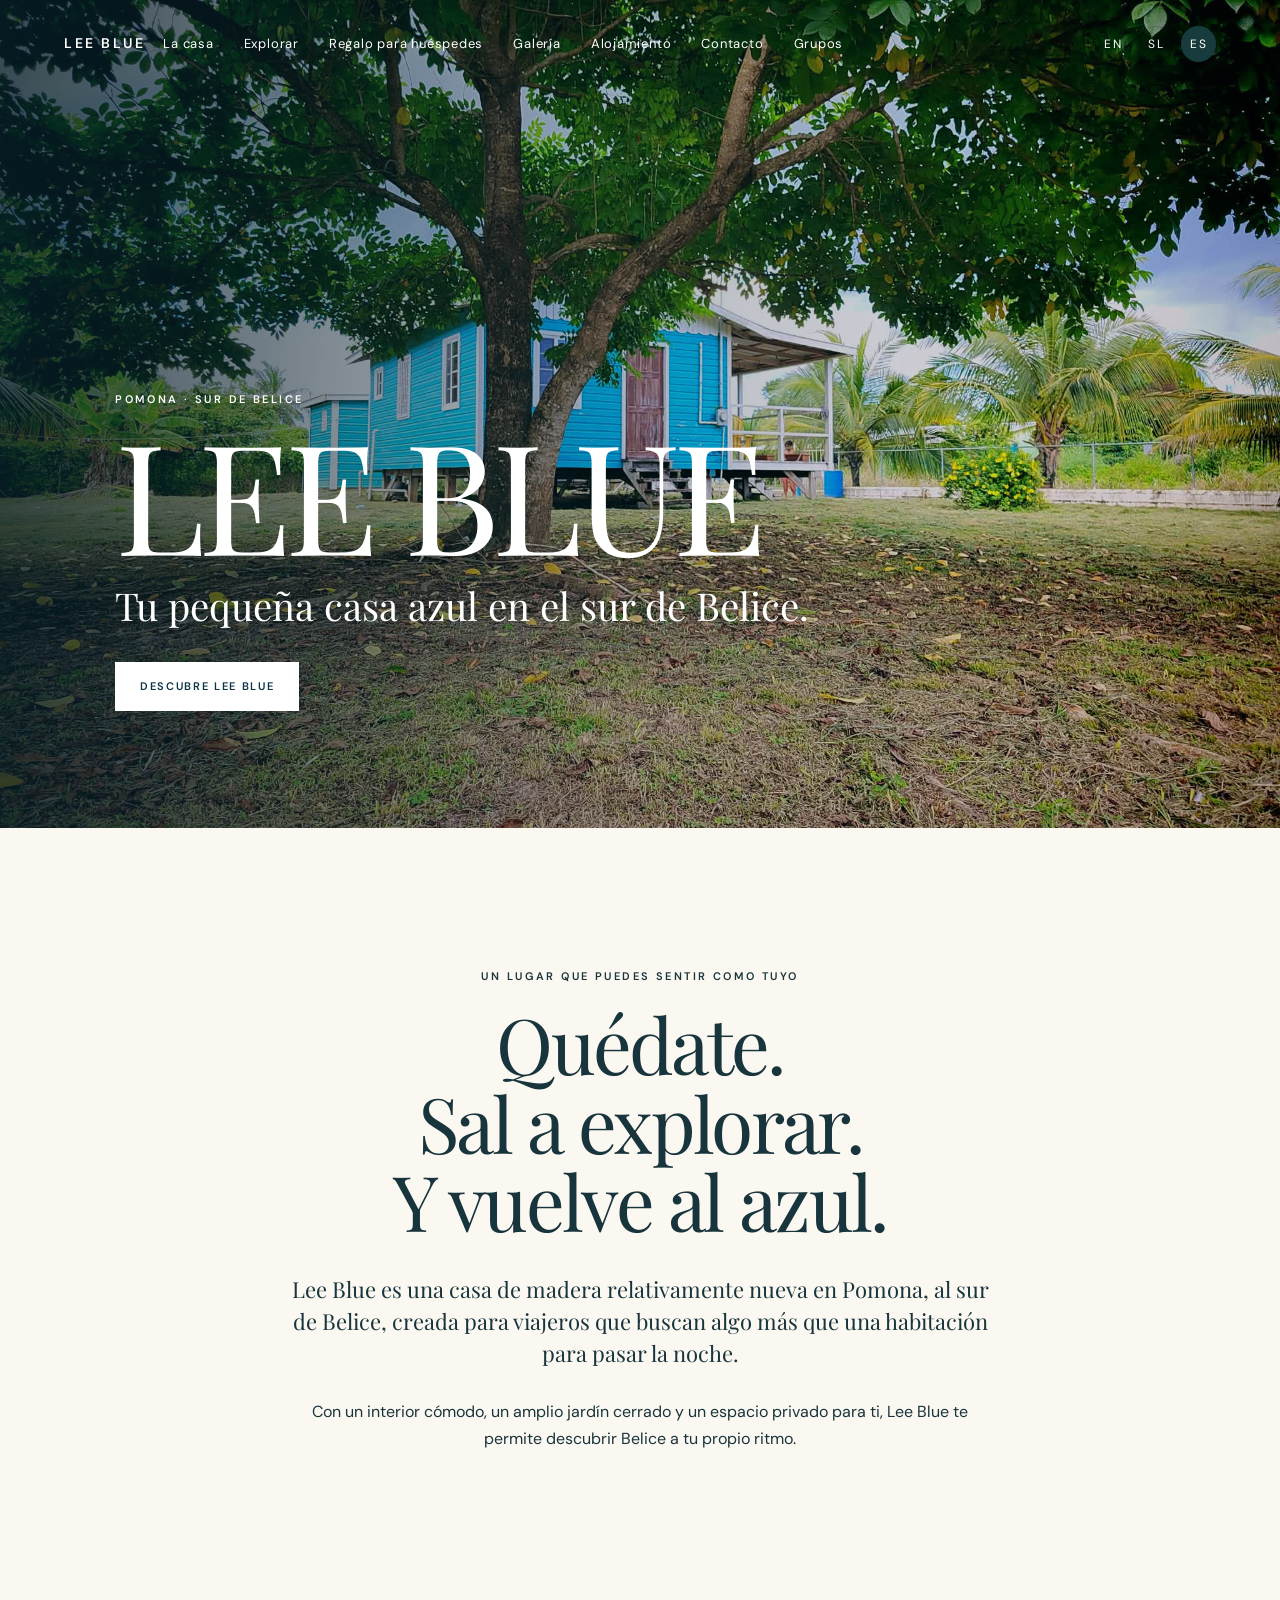
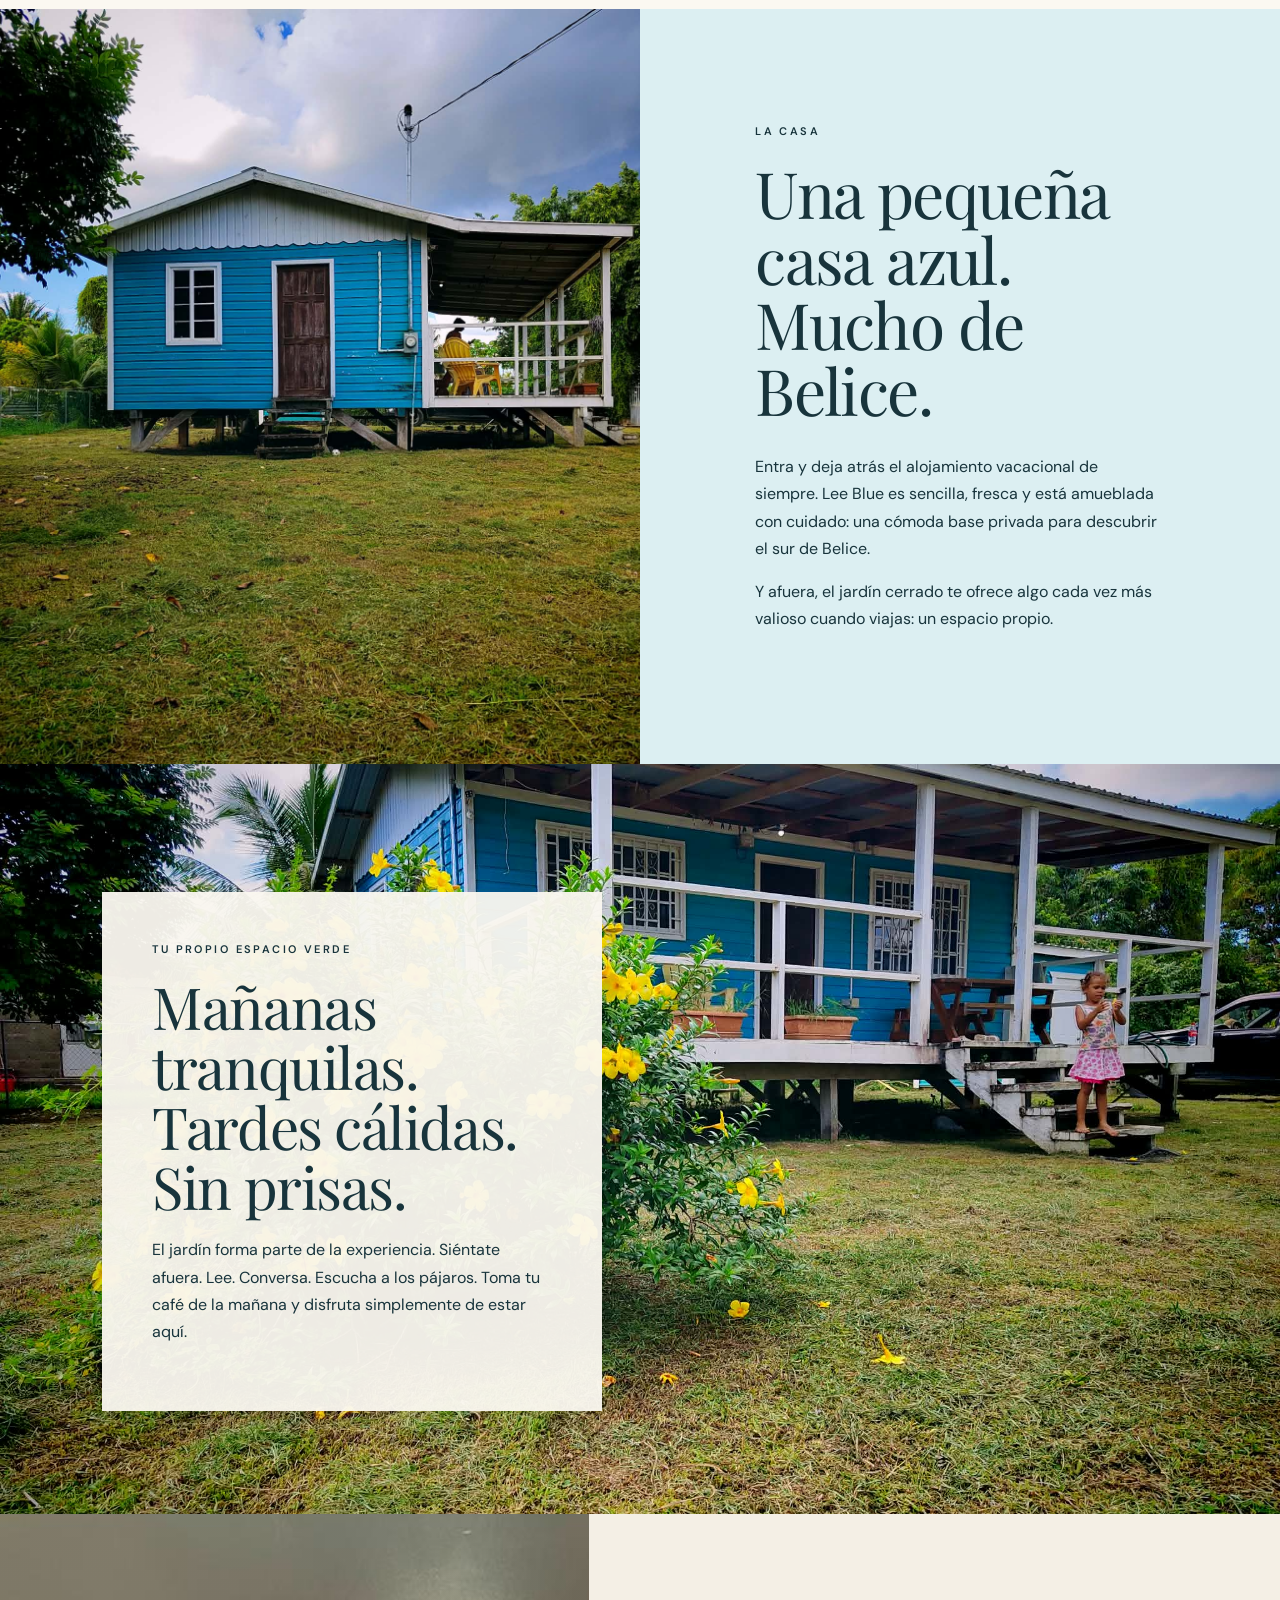
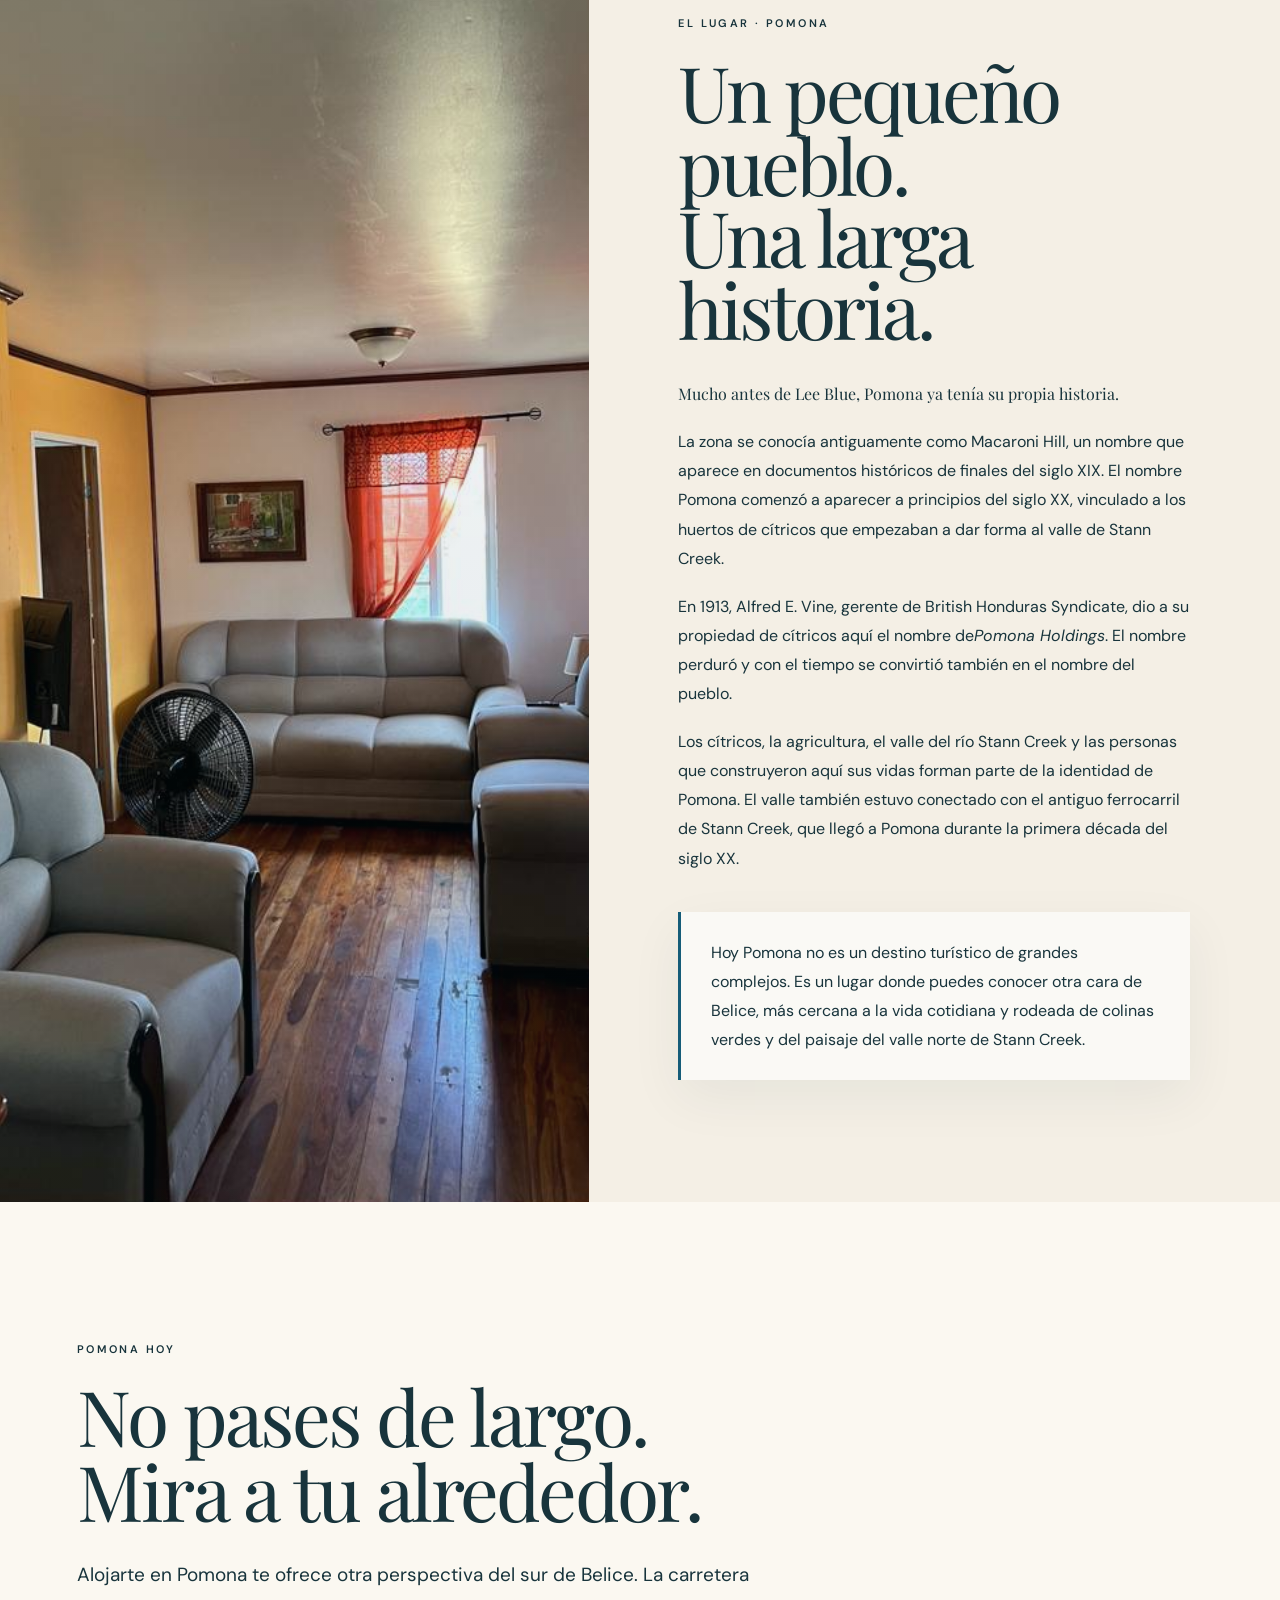
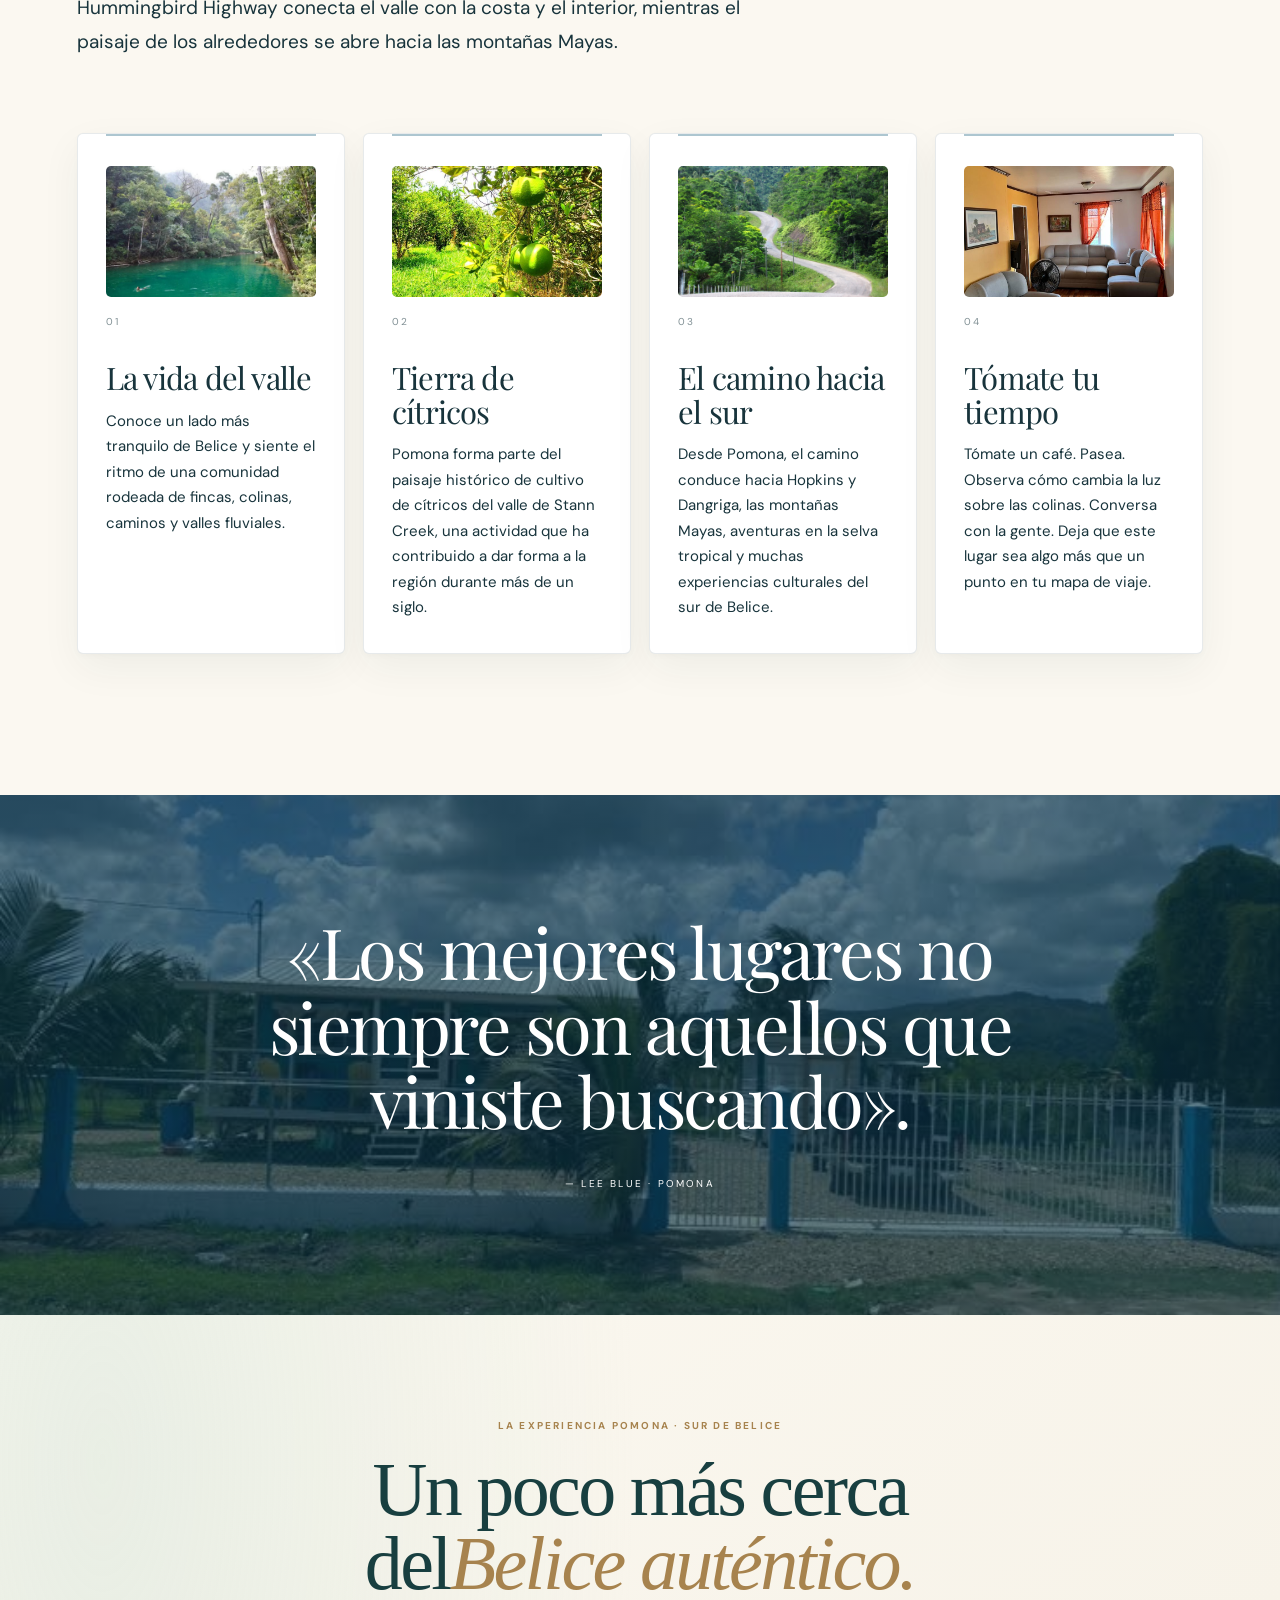
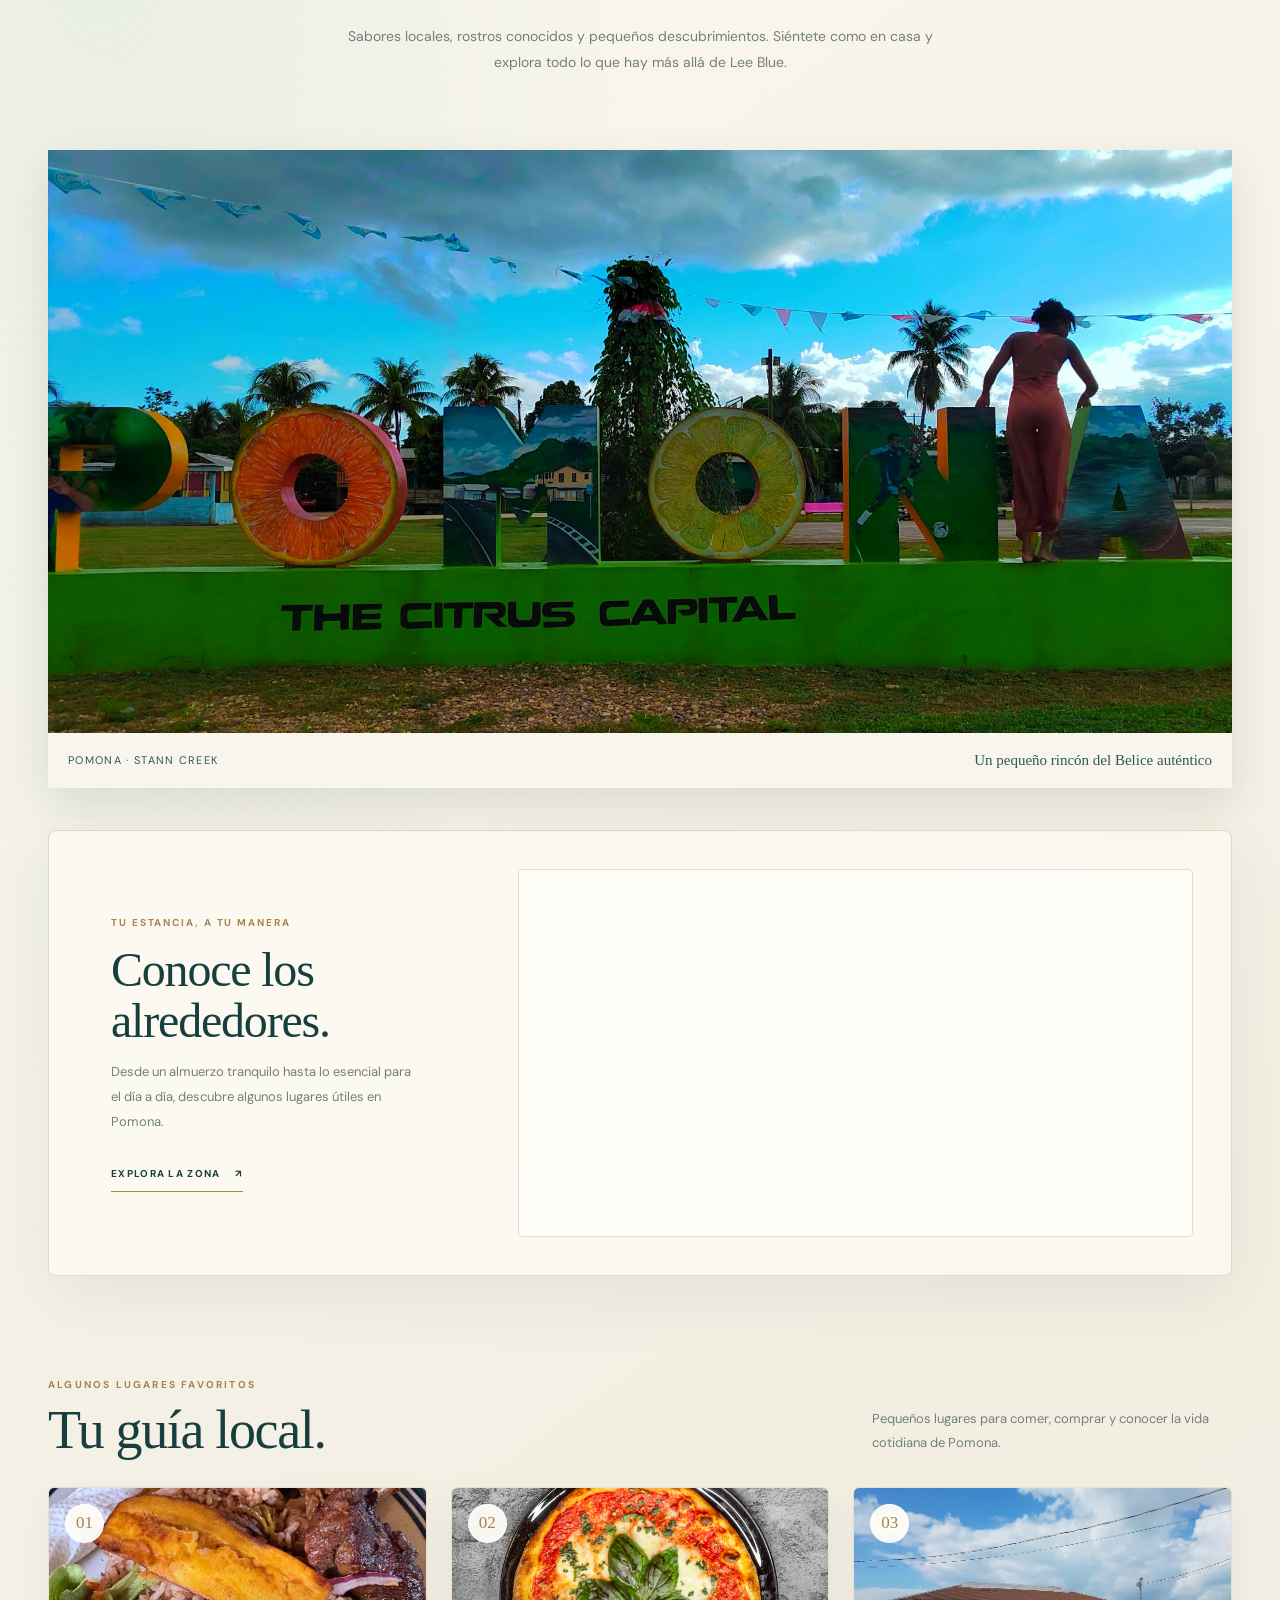
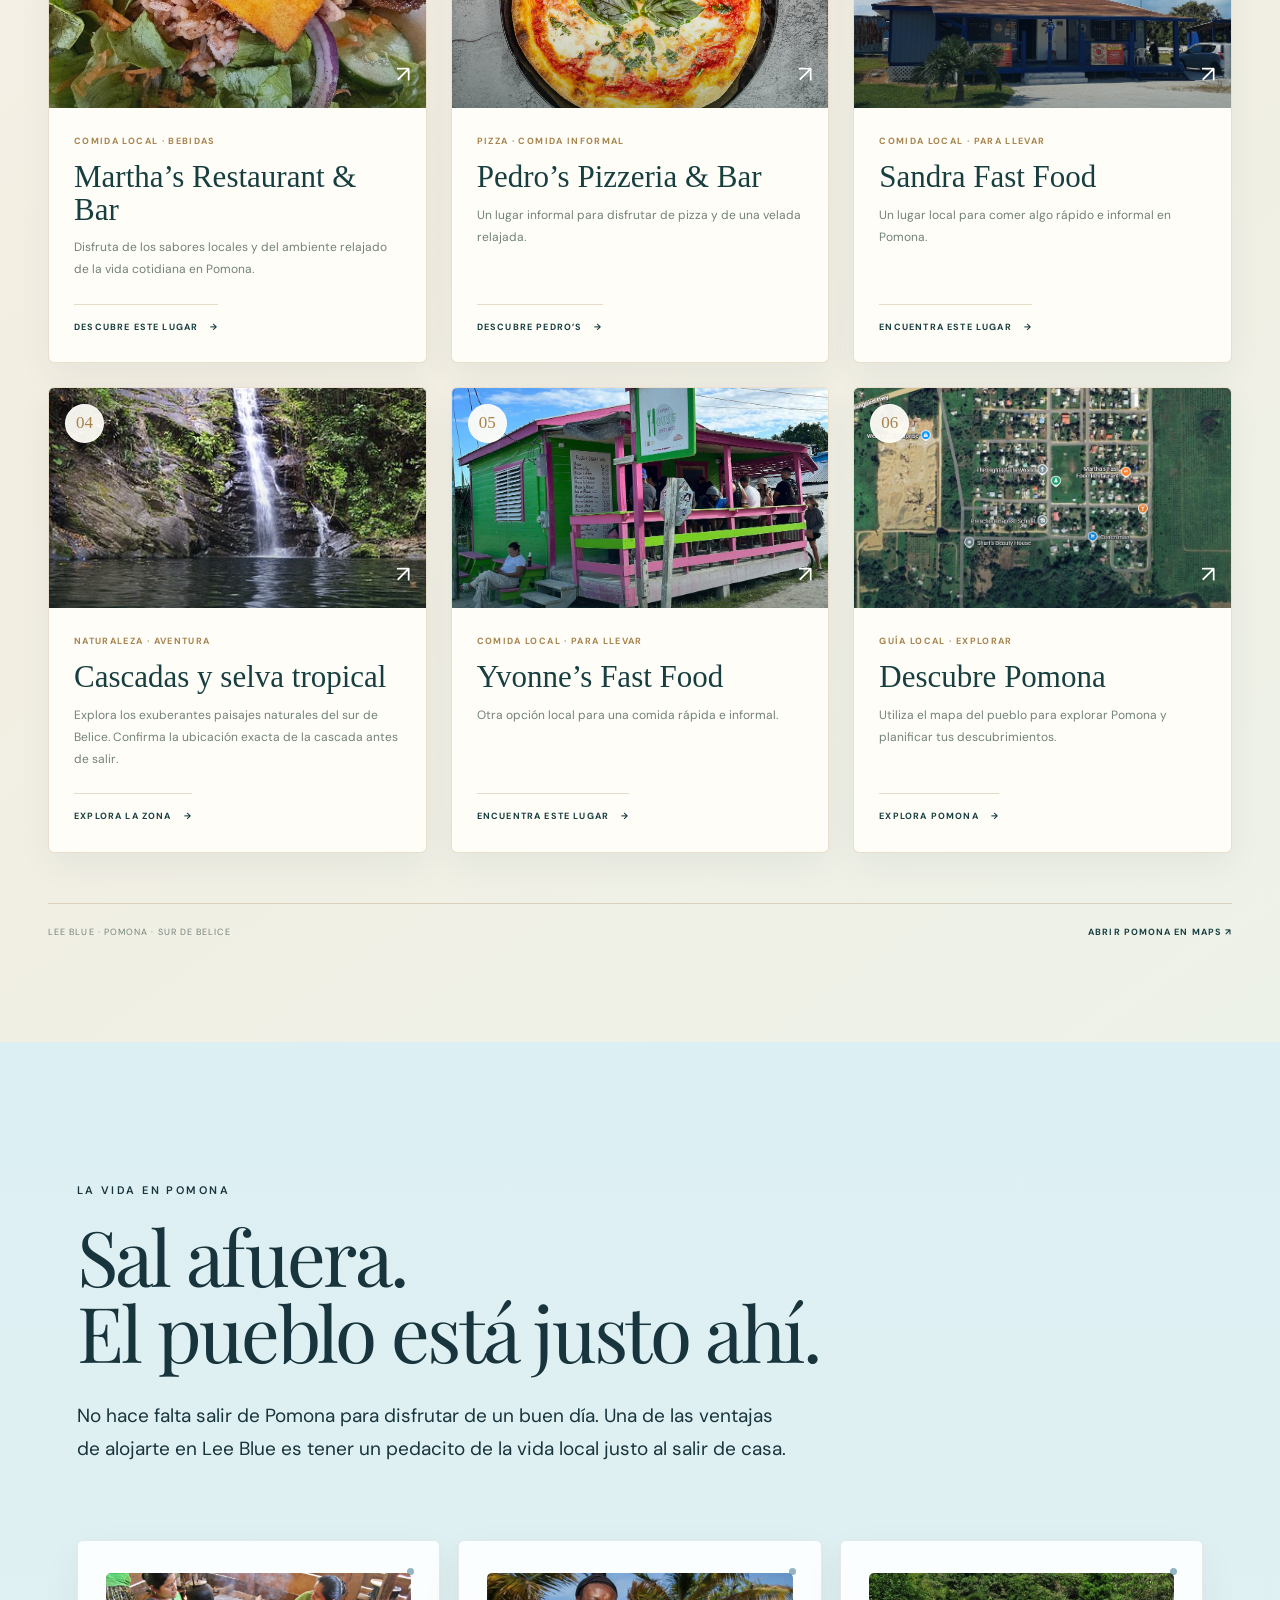
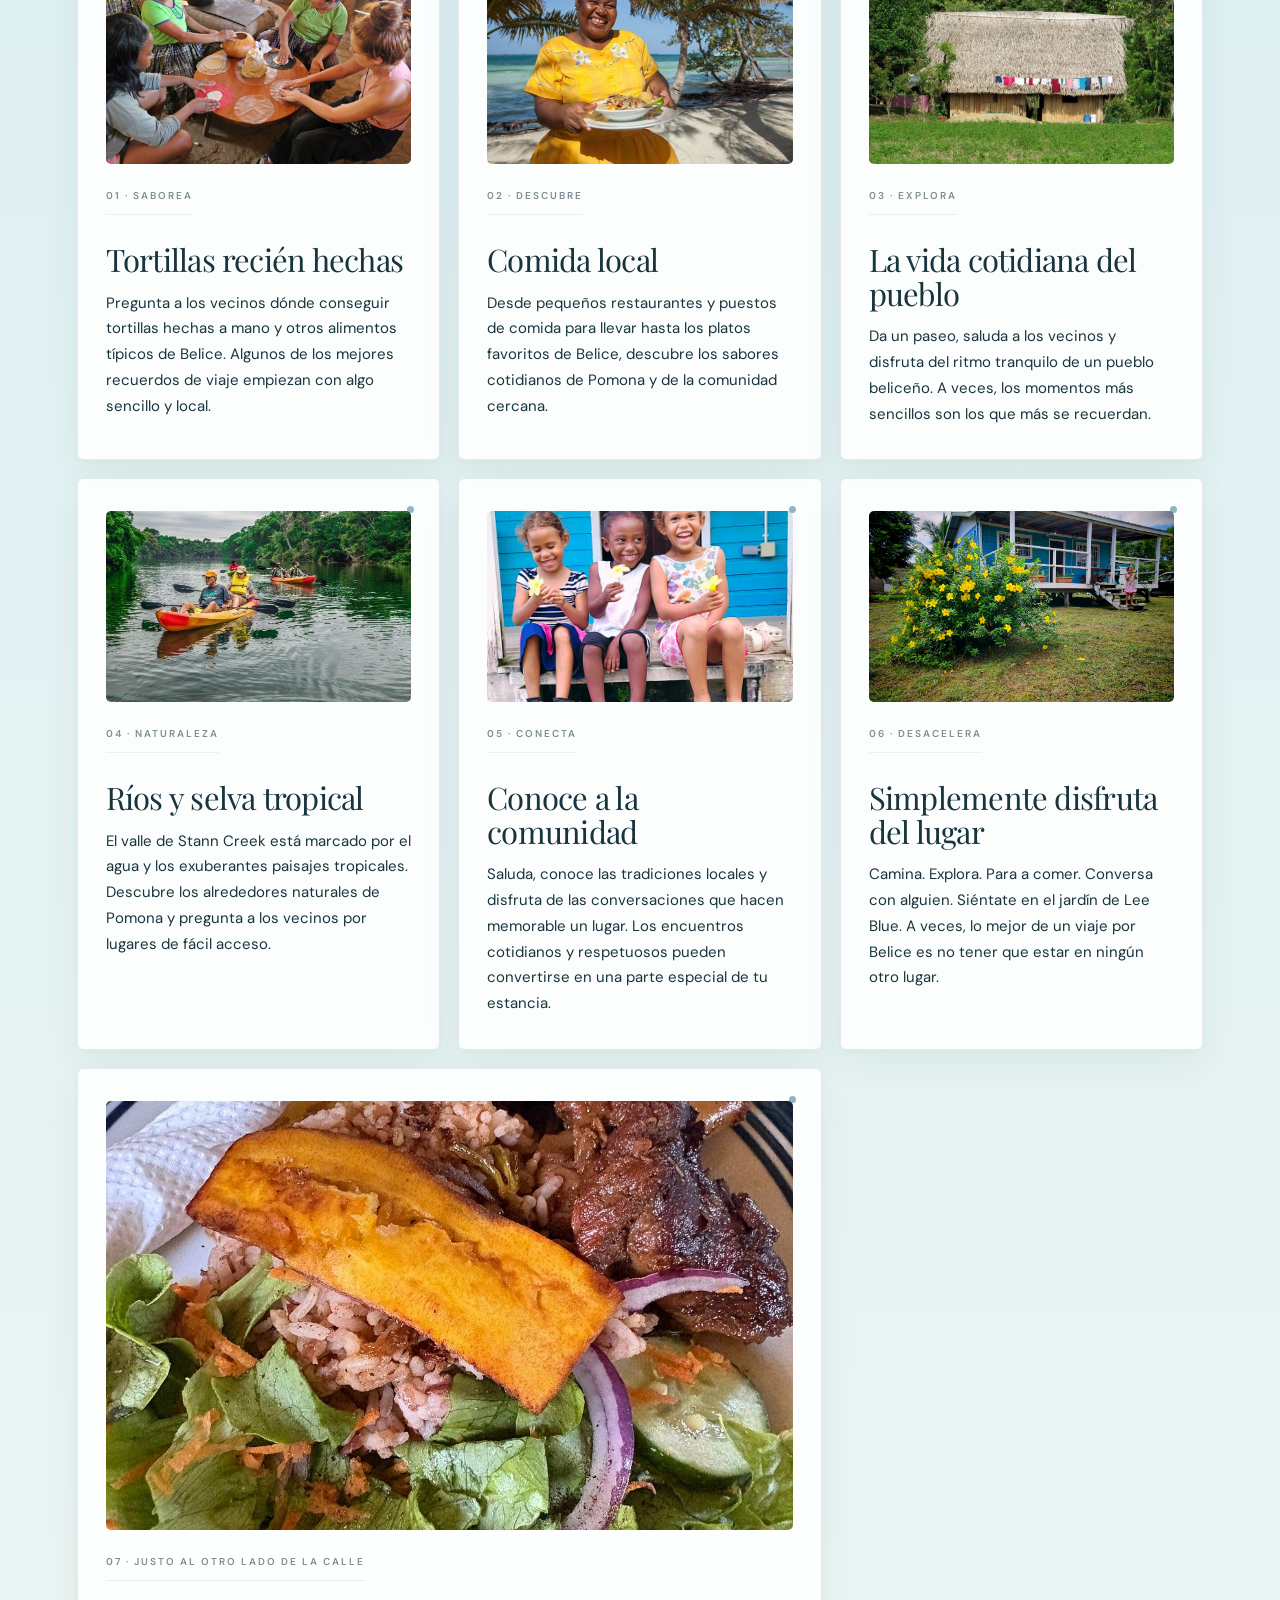
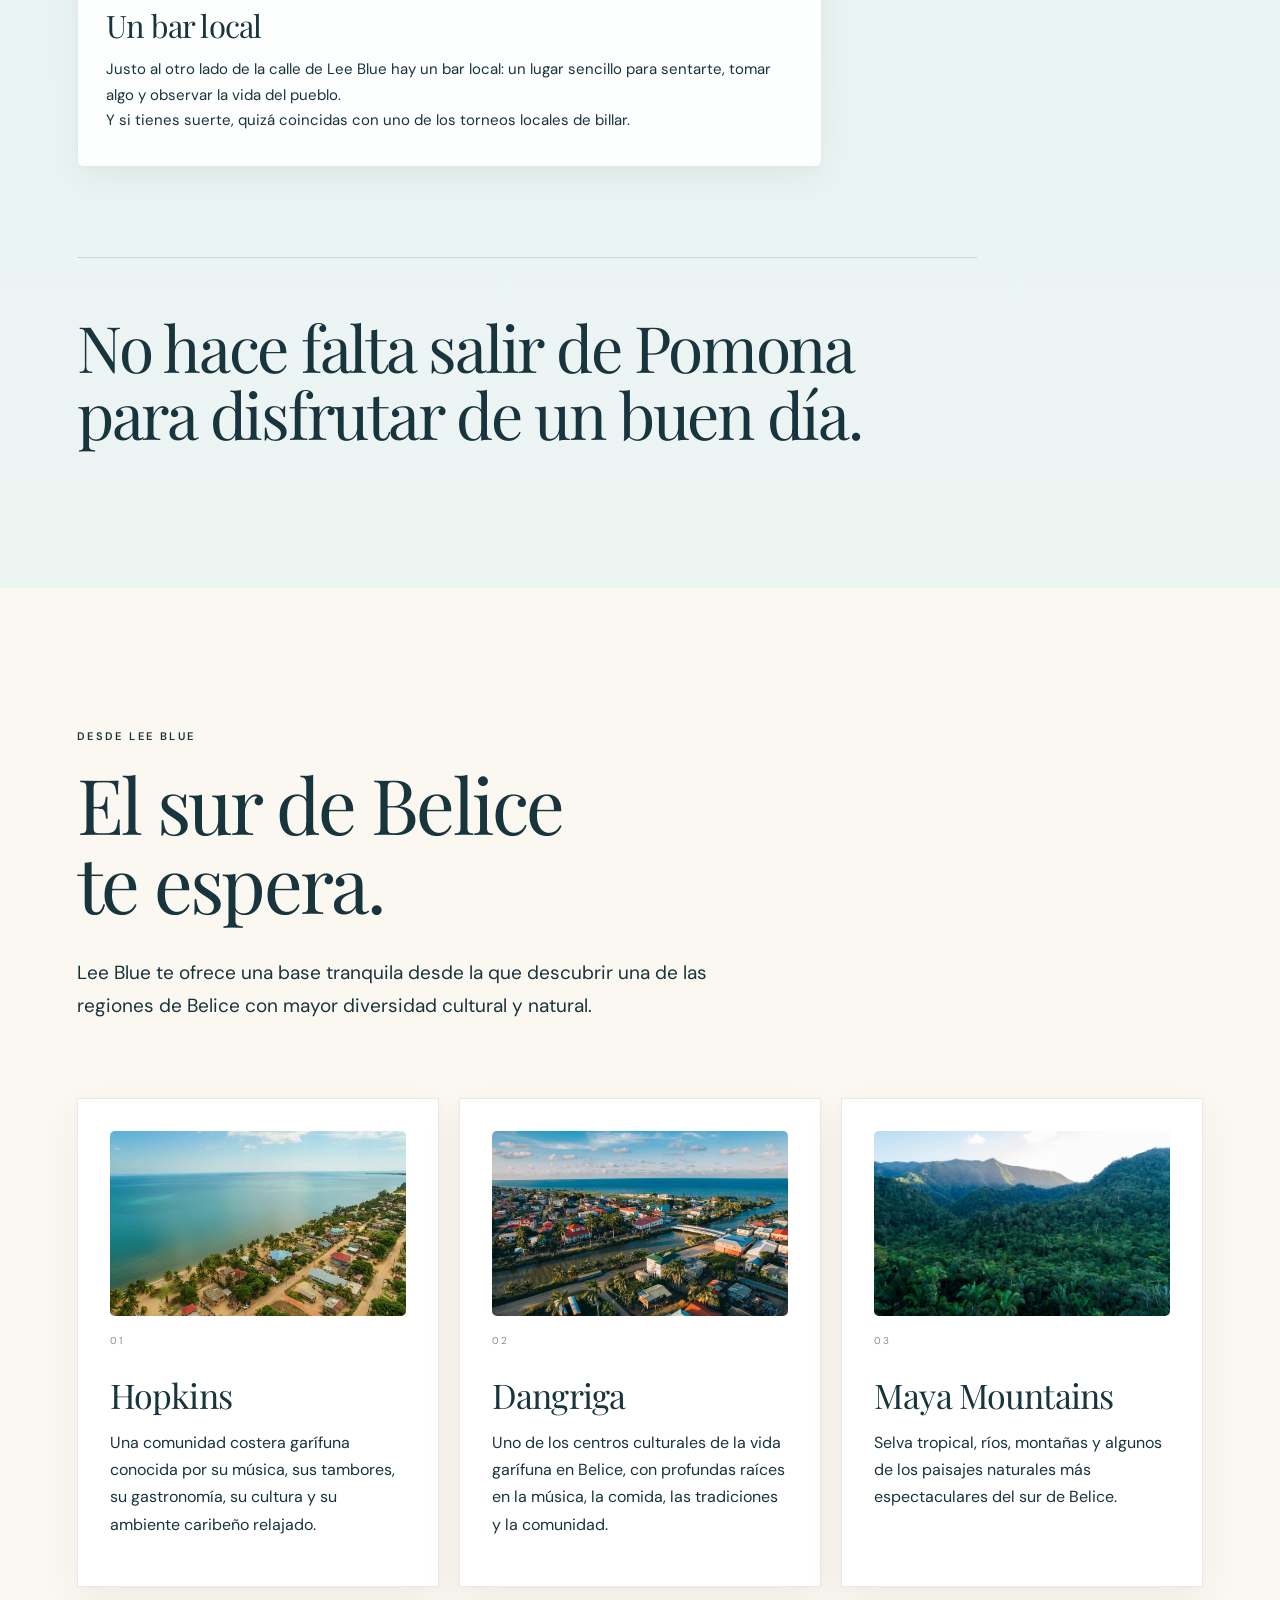
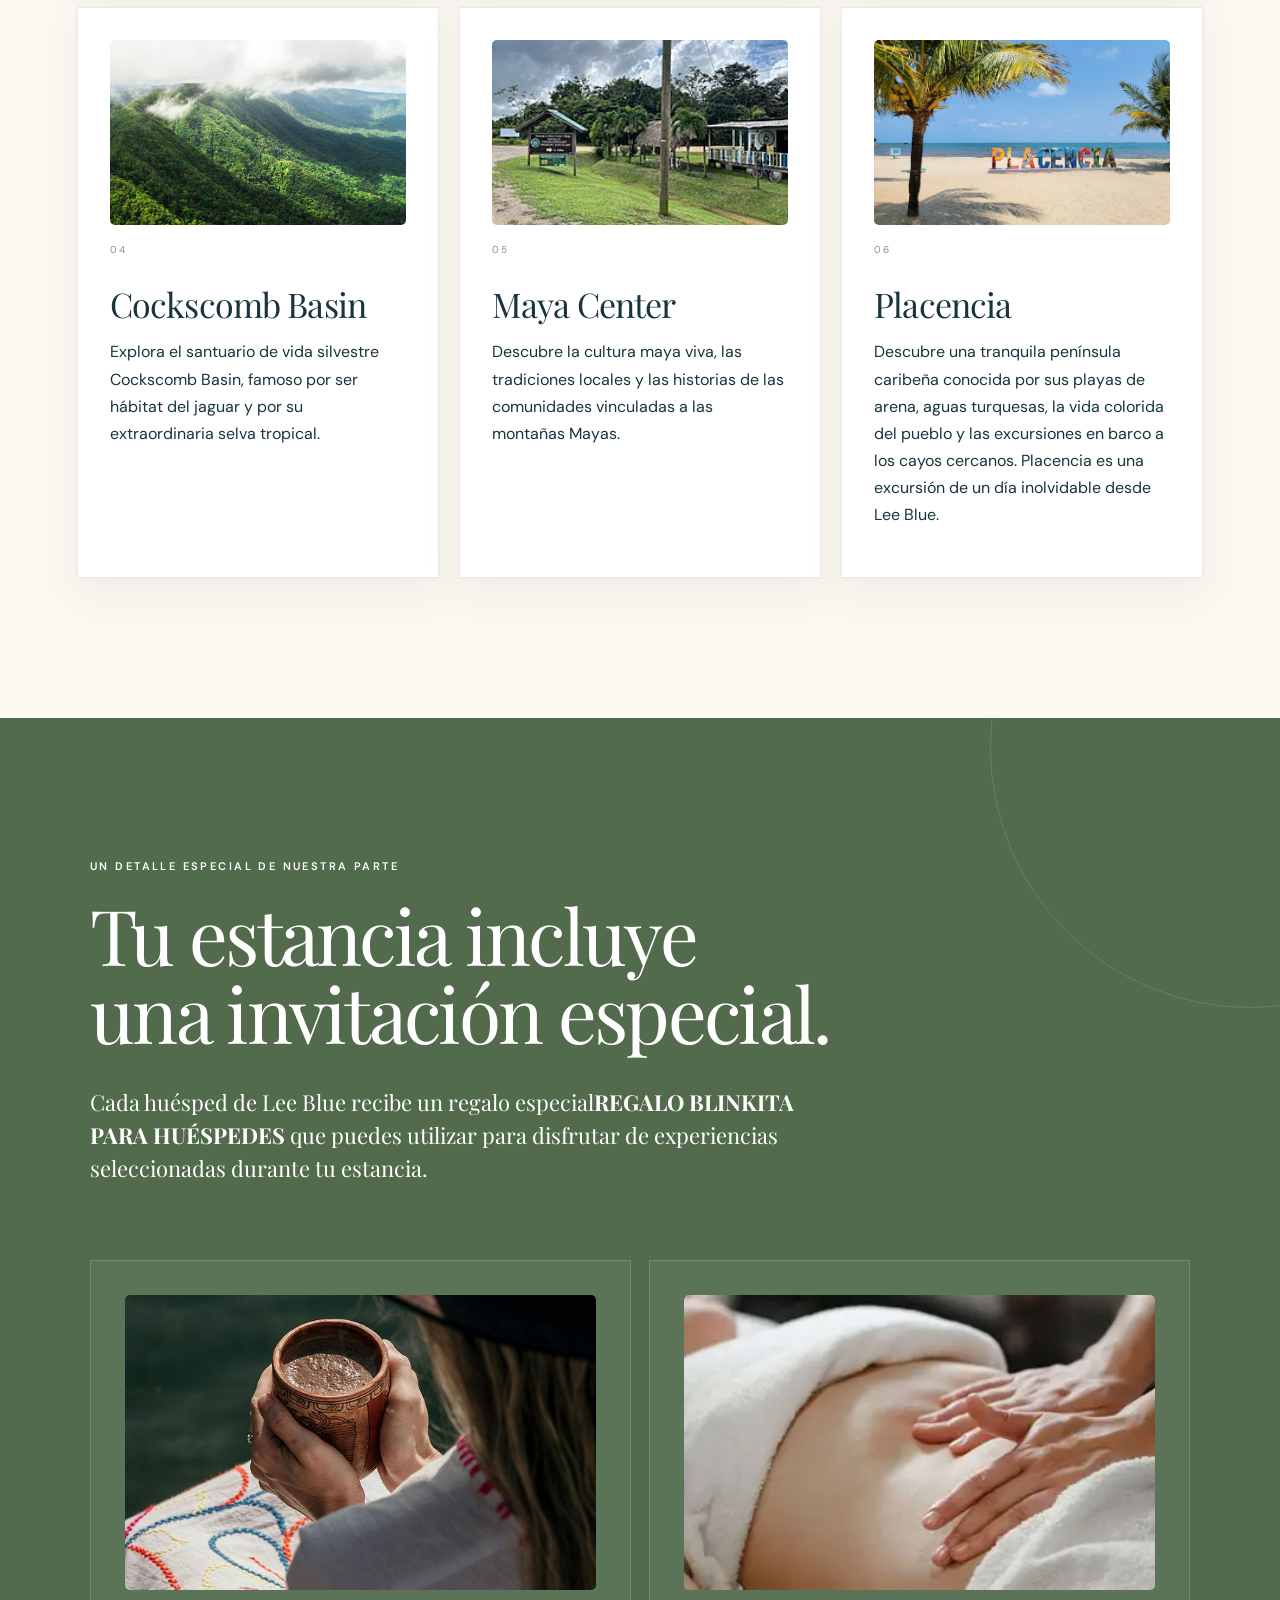
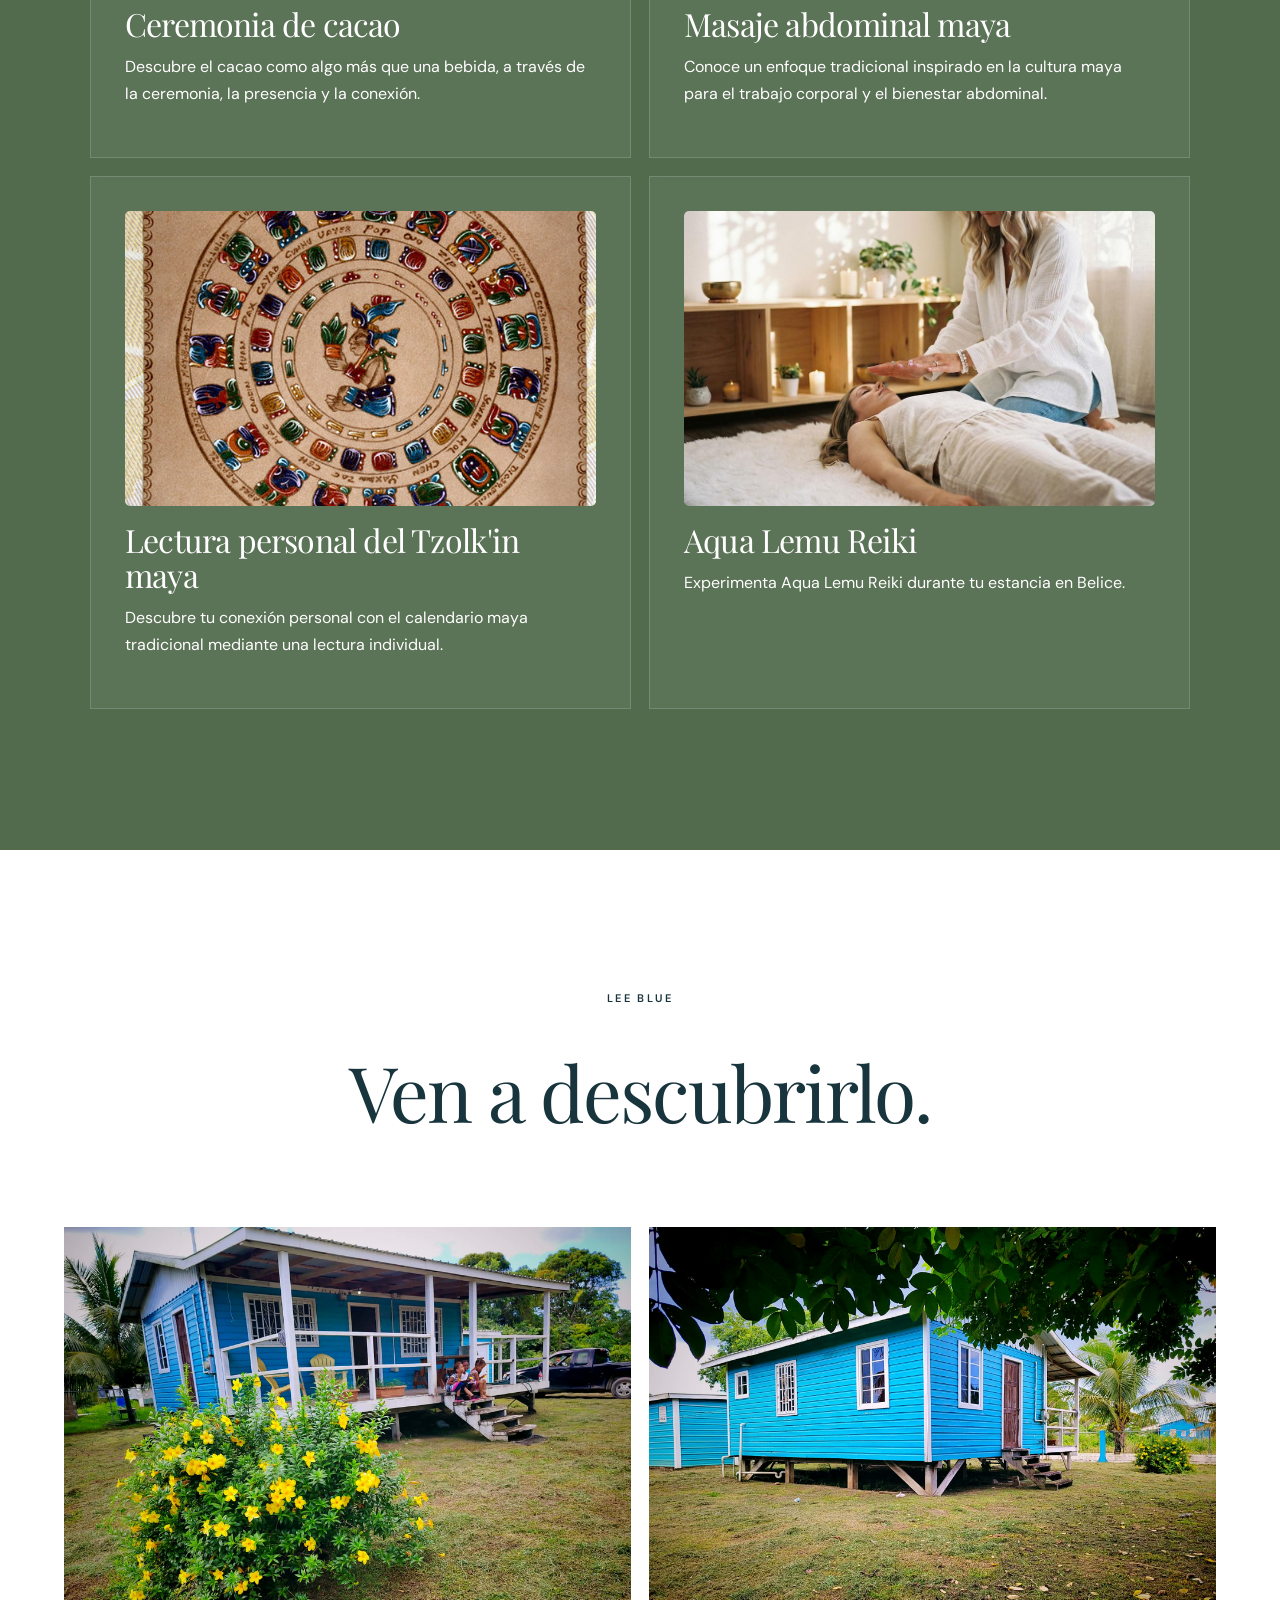
<file: es/index.html>
<!DOCTYPE html>
<html lang="es">
<head>
<meta charset="utf-8"/>
<meta content="width=device-width, initial-scale=1.0" name="viewport"/>
<link rel="canonical" href="https://lee-blue.com/es/"/>
<link rel="alternate" hreflang="en" href="https://lee-blue.com/"/>
<link rel="alternate" hreflang="sl" href="https://lee-blue.com/sl/"/>
<link rel="alternate" hreflang="es" href="https://lee-blue.com/es/"/>
<link rel="alternate" hreflang="x-default" href="https://lee-blue.com/"/>
<meta property="og:type" content="website"/>
<meta property="og:site_name" content="Lee Blue"/>
<meta property="og:title" content="Lee Blue | Tu pequeña casa azul en el sur de Belice"/>
<meta property="og:description" content="Lee Blue es una casa privada de madera en Pomona, al sur de Belice: una base tranquila para descubrir la cultura maya, las comunidades garífunas, las montañas Mayas y la naturaleza de Belice."/>
<meta property="og:url" content="https://lee-blue.com/es/"/>
<meta property="og:image" content="https://lee-blue.com/images/pomona1.jpg"/>
<meta property="og:image:alt" content="Casa Lee Blue en Pomona, al sur de Belice"/>
<meta property="og:locale" content="es_ES"/>
<meta property="og:locale:alternate" content="en_US"/>
<meta property="og:locale:alternate" content="sl_SI"/>
<meta name="twitter:card" content="summary_large_image"/>
<meta name="twitter:title" content="Lee Blue | Tu pequeña casa azul en el sur de Belice"/>
<meta name="twitter:description" content="Lee Blue es una casa privada de madera en Pomona, al sur de Belice: una base tranquila para descubrir la cultura maya, las comunidades garífunas, las montañas Mayas y la naturaleza de Belice."/>
<meta name="twitter:image" content="https://lee-blue.com/images/pomona1.jpg"/>
<script type="application/ld+json">{"@context":"https://schema.org","@type":"LodgingBusiness","@id":"https://lee-blue.com/es/#lodging","name":"Lee Blue","description":"Lee Blue es una casa privada de madera en Pomona, al sur de Belice: una base tranquila para descubrir la cultura maya, las comunidades garífunas, las montañas Mayas y la naturaleza de Belice.","url":"https://lee-blue.com/es/","image":"https://lee-blue.com/images/pomona1.jpg","address":{"@type":"PostalAddress","addressLocality":"Pomona","addressRegion":"Stann Creek","addressCountry":"BZ"}}</script>
<title>Lee Blue | Tu pequeña casa azul en el sur de Belice</title>
<meta content="Lee Blue es una casa privada de madera en Pomona, al sur de Belice: una base tranquila para descubrir la cultura maya, las comunidades garífunas, las montañas Mayas y la naturaleza de Belice." name="description"/>
<link href="../style-v2.css?v=20261110-02" rel="stylesheet"/>
<style>

/* Lee Blue: featured local bar spans two grid columns */
.pomona-life-grid .life-card-wide {
    grid-column: span 2;
}

@media (max-width: 700px) {
    .pomona-life-grid .life-card-wide {
        grid-column: span 1;
    }
}
</style>
<style>
/* Language selector and contact section */
.site-header { gap: 18px; }
.language-switcher { display:flex; align-items:center; gap:8px; margin-left:auto; white-space:nowrap; }
.language-switcher a { color:inherit; text-decoration:none; font-size:12px; letter-spacing:.12em; padding:7px 8px; border:1px solid rgba(0,0,0,.18); border-radius:20px; }
.language-switcher a[aria-current="page"] { background:#183b3d; color:#fff; border-color:#183b3d; }
.contact-section { padding:88px 6%; background:#eaf0ec; color:#183b3d; }
.contact-inner { max-width:1100px; margin:0 auto; }
.contact-section h2 { margin:12px 0 14px; }
.contact-intro { max-width:620px; line-height:1.7; }
.contact-grid { display:grid; grid-template-columns:repeat(3,minmax(0,1fr)); gap:18px; margin-top:32px; }
.contact-card { display:flex; flex-direction:column; gap:12px; padding:24px; background:#fff; border:1px solid rgba(24,59,61,.12); border-radius:12px; }
.contact-label { font-size:11px; letter-spacing:.13em; text-transform:uppercase; opacity:.72; }
.contact-card a { color:#183b3d; font-weight:600; text-decoration:none; overflow-wrap:anywhere; }
.contact-card a:hover { text-decoration:underline; }
@media (max-width:800px) { .site-header { flex-wrap:wrap; } .language-switcher { margin-left:auto; } .contact-grid { grid-template-columns:1fr; } }
</style></head>
<body>
<header class="site-header">
<a class="logo" href="#">LEE BLUE</a>
<nav>
<a href="#house">La casa</a>
<a href="#belize">Explorar</a>
<a href="#bonus">Regalo para huéspedes</a>
<a href="#gallery">Galería</a>
<a href="#stay">Alojamiento</a>
<a href="#contact">Contacto</a><a href="#group-stays">Grupos</a></nav><div aria-label="Selección de idioma" class="language-switcher"><a data-lang="en" href="../">EN</a><a data-lang="sl" href="../sl/">SL</a><a aria-current="page" data-lang="es" href="../es/">ES</a></div>
</header>
<main>
<section class="hero">
<img alt="Casa Lee Blue en Pomona, al sur de Belice" src="../images/pomona1.jpg" decoding="async" loading="eager" fetchpriority="high">
<div class="hero-overlay">
<p class="eyebrow">POMONA · SUR DE BELICE</p>
<h1>LEE BLUE</h1>
<p class="hero-line">Tu pequeña casa azul en el sur de Belice.</p>
<a class="button" href="#stay">DESCUBRE LEE BLUE</a>
</div>
</section>
<section class="intro">
<p class="eyebrow">UN LUGAR QUE PUEDES SENTIR COMO TUYO</p>
<h2>Quédate.<br/>Sal a explorar.<br/>Y vuelve al azul.</h2>
<p class="lead">Lee Blue es una casa de madera relativamente nueva en Pomona, al sur de Belice, creada para viajeros que buscan algo más que una habitación para pasar la noche.</p>
<p>Con un interior cómodo, un amplio jardín cerrado y un espacio privado para ti, Lee Blue te permite descubrir Belice a tu propio ritmo.</p>
</section>
<section class="split-section" id="house">
<div class="image">
<img alt="Interior de Lee Blue" src="../images/pomona2.jpg" decoding="async" loading="lazy">
</div>
<div class="content">
<p class="eyebrow">LA CASA</p>
<h2>Una pequeña casa azul.<br/>Mucho de Belice.</h2>
<p>Entra y deja atrás el alojamiento vacacional de siempre. Lee Blue es sencilla, fresca y está amueblada con cuidado: una cómoda base privada para descubrir el sur de Belice.</p>
<p>Y afuera, el jardín cerrado te ofrece algo cada vez más valioso cuando viajas: un espacio propio.</p>
</div>
</section>
<section class="garden">
<img alt="Jardín de Lee Blue" src="../images/pomona3.jpg" decoding="async" loading="lazy">
<div class="garden-text">
<p class="eyebrow">TU PROPIO ESPACIO VERDE</p>
<h2>Mañanas tranquilas.<br/>Tardes cálidas.<br/>Sin prisas.</h2>
<p>El jardín forma parte de la experiencia. Siéntate afuera. Lee. Conversa. Escucha a los pájaros. Toma tu café de la mañana y disfruta simplemente de estar aquí.</p>
</div>
</section>
<section class="pomona-story" id="pomona">
<div class="pomona-image">
<img alt="Pomona y el paisaje verde del sur de Belice" src="../images/pomona8.jpg" decoding="async" loading="lazy">
</div>
<div class="pomona-content">
<p class="eyebrow">EL LUGAR · POMONA</p>
<h2>Un pequeño pueblo.<br/>Una larga historia.</h2>
<p class="pomona-lead">Mucho antes de Lee Blue, Pomona ya tenía su propia historia.</p>
<p>La zona se conocía antiguamente como Macaroni Hill, un nombre que aparece en documentos históricos de finales del siglo XIX. El nombre Pomona comenzó a aparecer a principios del siglo XX, vinculado a los huertos de cítricos que empezaban a dar forma al valle de Stann Creek.</p>
<p>En 1913, Alfred E. Vine, gerente de British Honduras Syndicate, dio a su propiedad de cítricos aquí el nombre de<em>Pomona Holdings</em>. El nombre perduró y con el tiempo se convirtió también en el nombre del pueblo.</p>
<p>Los cítricos, la agricultura, el valle del río Stann Creek y las personas que construyeron aquí sus vidas forman parte de la identidad de Pomona. El valle también estuvo conectado con el antiguo ferrocarril de Stann Creek, que llegó a Pomona durante la primera década del siglo XX.</p>
<p class="pomona-highlight">Hoy Pomona no es un destino turístico de grandes complejos. Es un lugar donde puedes conocer otra cara de Belice, más cercana a la vida cotidiana y rodeada de colinas verdes y del paisaje del valle norte de Stann Creek.</p>
</div>
</section>
<section class="pomona-now">
<div class="pomona-now-inner">
<div class="section-heading">
<p class="eyebrow">POMONA HOY</p>
<h2>No pases de largo.<br/>Mira a tu alrededor.</h2>
<p>Alojarte en Pomona te ofrece otra perspectiva del sur de Belice. La carretera Hummingbird Highway conecta el valle con la costa y el interior, mientras el paisaje de los alrededores se abre hacia las montañas Mayas.</p>
</div>
<div class="pomona-cards">
<article>
<img alt="El verde valle fluvial del sur de Belice" data-auto-photo="rivervalley.jpg" src="../images/rivervalley.jpg" decoding="async" loading="lazy">
<span>01</span>
<h3>La vida del valle</h3>
<p>Conoce un lado más tranquilo de Belice y siente el ritmo de una comunidad rodeada de fincas, colinas, caminos y valles fluviales.</p>
</article>
<article>
<img alt="Zona de cultivo de cítricos en el valle de Stann Creek" data-auto-photo="citruscountry.jpg" src="../images/citruscountry.jpg" decoding="async" loading="lazy">
<span>02</span>
<h3>Tierra de cítricos</h3>
<p>Pomona forma parte del paisaje histórico de cultivo de cítricos del valle de Stann Creek, una actividad que ha contribuido a dar forma a la región durante más de un siglo.</p>
</article>
<article>
<img alt="Paisaje de Belice y camino hacia nuevos descubrimientos" data-auto-photo="belize.jpg" src="../images/belize.jpg" decoding="async" loading="lazy">
<span>03</span>
<h3>El camino hacia el sur</h3>
<p>Desde Pomona, el camino conduce hacia Hopkins y Dangriga, las montañas Mayas, aventuras en la selva tropical y muchas experiencias culturales del sur de Belice.</p>
</article>
<article>
<img alt="El paisaje verde alrededor de Pomona" data-auto-photo="pomona8.jpg" src="../images/pomona8.jpg" decoding="async" loading="lazy">
<span>04</span>
<h3>Tómate tu tiempo</h3>
<p>Tómate un café. Pasea. Observa cómo cambia la luz sobre las colinas. Conversa con la gente. Deja que este lugar sea algo más que un punto en tu mapa de viaje.</p>
</article>
</div>
</div>
</section>
<section class="pomona-quote">
<div>
<p>«Los mejores lugares no siempre son aquellos que viniste buscando».</p>
<span>— LEE BLUE · POMONA</span>
</div>
</section>
<!-- =========================================================
     LEE BLUE MAP START
     ========================================================= -->
<section class="lee-map-section lee-pomona-experience" id="pomona-guide">
<div class="lee-map-inner">
<header class="lee-map-heading">
<p class="eyebrow">LA EXPERIENCIA POMONA · SUR DE BELICE</p>
<h2>Un poco más cerca del<em>Belice auténtico.</em></h2>
<p>Sabores locales, rostros conocidos y pequeños descubrimientos. Siéntete como en casa y explora todo lo que hay más allá de Lee Blue.</p>
</header>
<figure class="lee-pomona-sign-banner">
<img alt="Bienvenidos a Pomona, Stann Creek, Belice" src="../images/pomona-sign.jpg" decoding="async" loading="lazy">
<figcaption>
<span>POMONA · STANN CREEK</span>
<span>Un pequeño rincón del Belice auténtico</span>
</figcaption>
</figure>
<div class="lee-map-feature">
<div class="lee-map-feature-copy">
<span class="lee-map-overline">TU ESTANCIA, A TU MANERA</span>
<h3>Conoce los alrededores.</h3>
<p>Desde un almuerzo tranquilo hasta lo esencial para el día a día, descubre algunos lugares útiles en Pomona.</p>
<a class="lee-map-feature-link" href="https://www.google.com/maps/search/?api=1&amp;query=Pomona%2C%20Stann%20Creek%2C%20Belize" rel="noopener" target="_blank">EXPLORA LA ZONA<span aria-hidden="true">↗</span>
</a>
</div>
<div class="lee-map-frame">
<iframe allowfullscreen="" loading="lazy" referrerpolicy="no-referrer-when-downgrade" src="https://www.google.com/maps?q=Pomona%2C%20Stann%20Creek%2C%20Belize&amp;output=embed" title="Mapa de Pomona, Stann Creek, Belice">
</iframe>
</div>
</div>
<div class="lee-guide-intro">
<div>
<p class="eyebrow">ALGUNOS LUGARES FAVORITOS</p>
<h3>Tu guía local.</h3>
</div>
<p>Pequeños lugares para comer, comprar y conocer la vida cotidiana de Pomona.</p>
</div>
<div class="lee-guide-grid">
<a class="lee-guide-card" href="https://www.google.com/maps/search/?api=1&amp;query=Martha's%20Restaurant%20and%20Bar%20Pomona%20Belize" rel="noopener" target="_blank">
<div class="lee-guide-image">
<img alt="Restaurante y bar Martha’s en Pomona, Belice" src="../images/martharestaurantbar.jpg" decoding="async" loading="lazy">
<span class="lee-guide-number">01</span>
<span aria-hidden="true" class="lee-guide-arrow">↗</span>
</div>
<div class="lee-guide-card-body">
<span class="lee-guide-category">COMIDA LOCAL · BEBIDAS</span>
<h4>Martha’s Restaurant &amp; Bar</h4>
<p>Disfruta de los sabores locales y del ambiente relajado de la vida cotidiana en Pomona.</p>
<span class="lee-guide-cta">DESCUBRE ESTE LUGAR<span aria-hidden="true">→</span></span>
</div>
</a>
<a class="lee-guide-card" href="https://www.google.com/maps/search/?api=1&amp;query=Pedro's%20Pizzeria%20Bar%20Pomona%20Belize" rel="noopener" target="_blank">
<div class="lee-guide-image">
<img alt="Pizzería y bar Pedro’s en Pomona, Belice" src="../images/pedro's-pizzeria.jpg" decoding="async" loading="lazy">
<span class="lee-guide-number">02</span>
<span aria-hidden="true" class="lee-guide-arrow">↗</span>
</div>
<div class="lee-guide-card-body">
<span class="lee-guide-category">PIZZA · COMIDA INFORMAL</span>
<h4>Pedro’s Pizzeria &amp; Bar</h4>
<p>Un lugar informal para disfrutar de pizza y de una velada relajada.</p>
<span class="lee-guide-cta">DESCUBRE PEDRO’S<span aria-hidden="true">→</span></span>
</div>
</a>
<a class="lee-guide-card" href="https://www.google.com/maps/search/?api=1&amp;query=Sandra%20Fast%20Food%20Pomona%20Belize" rel="noopener" target="_blank">
<div class="lee-guide-image">
<img alt="Sandra Fast Food en Pomona, Belice" src="../images/pomona-sandrafastfood.jpg" decoding="async" loading="lazy">
<span class="lee-guide-number">03</span>
<span aria-hidden="true" class="lee-guide-arrow">↗</span>
</div>
<div class="lee-guide-card-body">
<span class="lee-guide-category">COMIDA LOCAL · PARA LLEVAR</span>
<h4>Sandra Fast Food</h4>
<p>Un lugar local para comer algo rápido e informal en Pomona.</p>
<span class="lee-guide-cta">ENCUENTRA ESTE LUGAR<span aria-hidden="true">→</span></span>
</div>
</a>
<a class="lee-guide-card" href="https://www.google.com/maps/search/?api=1&amp;query=Waterfalls%20near%20Pomona%20Stann%20Creek%20Belize" rel="noopener" target="_blank">
<div class="lee-guide-image">
<img alt="Cascada en la zona de Pomona; ubicación exacta por confirmar" src="../images/pomona-waterfalls.jpg" decoding="async" loading="lazy">
<span class="lee-guide-number">04</span>
<span aria-hidden="true" class="lee-guide-arrow">↗</span>
</div>
<div class="lee-guide-card-body">
<span class="lee-guide-category">NATURALEZA · AVENTURA</span>
<h4>Cascadas y selva tropical</h4>
<p>Explora los exuberantes paisajes naturales del sur de Belice. Confirma la ubicación exacta de la cascada antes de salir.</p>
<span class="lee-guide-cta">EXPLORA LA ZONA<span aria-hidden="true">→</span></span>
</div>
</a>
<a class="lee-guide-card" href="https://www.google.com/maps/search/?api=1&amp;query=Yvonne's%20Fast%20Food%20Pomona%20Belize" rel="noopener" target="_blank">
<div class="lee-guide-image">
<img alt="Yvonne’s Fast Food en Pomona, Belice" src="../images/pomona-yvonnefastfood.jpg" decoding="async" loading="lazy">
<span class="lee-guide-number">05</span>
<span aria-hidden="true" class="lee-guide-arrow">↗</span>
</div>
<div class="lee-guide-card-body">
<span class="lee-guide-category">COMIDA LOCAL · PARA LLEVAR</span>
<h4>Yvonne’s Fast Food</h4>
<p>Otra opción local para una comida rápida e informal.</p>
<span class="lee-guide-cta">ENCUENTRA ESTE LUGAR<span aria-hidden="true">→</span></span>
</div>
</a>
<a class="lee-guide-card" href="https://www.google.com/maps/search/?api=1&amp;query=Pomona%20Stann%20Creek%20Belize" rel="noopener" target="_blank">
<div class="lee-guide-image">
<img alt="Mapa de Pomona, Belice" src="../images/pomona-map.jpg" decoding="async" loading="lazy">
<span class="lee-guide-number">06</span>
<span aria-hidden="true" class="lee-guide-arrow">↗</span>
</div>
<div class="lee-guide-card-body">
<span class="lee-guide-category">GUÍA LOCAL · EXPLORAR</span>
<h4>Descubre Pomona</h4>
<p>Utiliza el mapa del pueblo para explorar Pomona y planificar tus descubrimientos.</p>
<span class="lee-guide-cta">EXPLORA POMONA<span aria-hidden="true">→</span></span>
</div>
</a>
</div>
<div class="lee-guide-footer">
<span>LEE BLUE · POMONA · SUR DE BELICE</span>
<a href="https://www.google.com/maps/search/?api=1&amp;query=Pomona%2C%20Stann%20Creek%2C%20Belize" rel="noopener" target="_blank">ABRIR POMONA EN MAPS ↗</a>
</div>
</div>
</section>
<!-- =========================================================
     LEE BLUE MAP END
     ========================================================= -->
<section class="pomona-life">
<div class="pomona-life-inner">
<div class="section-heading">
<p class="eyebrow">LA VIDA EN POMONA</p>
<h2>Sal afuera.<br/>El pueblo está justo ahí.</h2>
<p>No hace falta salir de Pomona para disfrutar de un buen día. Una de las ventajas de alojarte en Lee Blue es tener un pedacito de la vida local justo al salir de casa.</p>
</div>
<div class="pomona-life-grid">
<article class="life-card">
<img alt="Tortillas frescas hechas a mano" data-auto-photo="freshtortillias.jpg" src="../images/freshtortillias.jpg" decoding="async" loading="lazy">
<span>01 · SABOREA</span>
<h3>Tortillas recién hechas</h3>
<p>Pregunta a los vecinos dónde conseguir tortillas hechas a mano y otros alimentos típicos de Belice. Algunos de los mejores recuerdos de viaje empiezan con algo sencillo y local.</p>
</article>
<article class="life-card">
<img alt="Hudut beliceño, un plato tradicional local" data-auto-photo="hopkins-garifuna-hudut.jpg" src="../images/hopkins-garifuna-hudut.jpg" decoding="async" loading="lazy">
<span>02 · DESCUBRE</span>
<h3>Comida local</h3>
<p>Desde pequeños restaurantes y puestos de comida para llevar hasta los platos favoritos de Belice, descubre los sabores cotidianos de Pomona y de la comunidad cercana.</p>
</article>
<article class="life-card">
<img alt="Vida cotidiana en un pueblo beliceño" data-auto-photo="everydayvillagelife.jpg" src="../images/everydayvillagelife.jpg" decoding="async" loading="lazy">
<span>03 · EXPLORA</span>
<h3>La vida cotidiana del pueblo</h3>
<p>Da un paseo, saluda a los vecinos y disfruta del ritmo tranquilo de un pueblo beliceño. A veces, los momentos más sencillos son los que más se recuerdan.</p>
</article>
<article class="life-card">
<img alt="Remando por un río en el Belice tropical" data-auto-photo="riverpaddling.jpg" src="../images/riverpaddling.jpg" decoding="async" loading="lazy">
<span>04 · NATURALEZA</span>
<h3>Ríos y selva tropical</h3>
<p>El valle de Stann Creek está marcado por el agua y los exuberantes paisajes tropicales. Descubre los alrededores naturales de Pomona y pregunta a los vecinos por lugares de fácil acceso.</p>
</article>
<article class="life-card">
<img alt="Niños de la comunidad de Pomona" data-auto-photo="pomona-kids.jpg" src="../images/pomona-kids.jpg" decoding="async" loading="lazy">
<span>05 · CONECTA</span>
<h3>Conoce a la comunidad</h3>
<p>Saluda, conoce las tradiciones locales y disfruta de las conversaciones que hacen memorable un lugar. Los encuentros cotidianos y respetuosos pueden convertirse en una parte especial de tu estancia.</p>
</article>
<article class="life-card">
<img alt="Jardín de Lee Blue" data-auto-photo="pomona3.jpg" src="../images/pomona3.jpg" decoding="async" loading="lazy">
<span>06 · DESACELERA</span>
<h3>Simplemente disfruta del lugar</h3>
<p>Camina. Explora. Para a comer. Conversa con alguien. Siéntate en el jardín de Lee Blue. A veces, lo mejor de un viaje por Belice es no tener que estar en ningún otro lugar.</p>
</article>
<article class="life-card life-card-wide">
<img alt="Restaurante y bar Martha’s en Pomona" data-auto-photo="martharestaurantbar.jpg" src="../images/martharestaurantbar.jpg" decoding="async" loading="lazy">
<span>07 · JUSTO AL OTRO LADO DE LA CALLE</span>
<h3>Un bar local</h3>
<p>Justo al otro lado de la calle de Lee Blue hay un bar local: un lugar sencillo para sentarte, tomar algo y observar la vida del pueblo.</p>
<p>Y si tienes suerte, quizá coincidas con uno de los torneos locales de billar.</p>
</article>
</div>
<div class="pomona-life-footer">
<p>No hace falta salir de Pomona<br/>para disfrutar de un buen día.</p>
</div>
</div>
</section>
<section class="explore" id="belize">
<div class="section-heading">
<p class="eyebrow">DESDE LEE BLUE</p>
<h2>El sur de Belice<br/>te espera.</h2>
<p>Lee Blue te ofrece una base tranquila desde la que descubrir una de las regiones de Belice con mayor diversidad cultural y natural.</p>
</div>
<div class="places">
<article>
<img alt="Hopkins, comunidad costera garífuna en Belice" data-auto-photo="hopkins.jpg" src="../images/hopkins.jpg" decoding="async" loading="lazy">
<span>01</span>
<h3>Hopkins</h3>
<p>Una comunidad costera garífuna conocida por su música, sus tambores, su gastronomía, su cultura y su ambiente caribeño relajado.</p>
</article>
<article>
<img alt="Dangriga, al sur de Belice" data-auto-photo="dangriga.jpg" src="../images/dangriga.jpg" decoding="async" loading="lazy">
<span>02</span>
<h3>Dangriga</h3>
<p>Uno de los centros culturales de la vida garífuna en Belice, con profundas raíces en la música, la comida, las tradiciones y la comunidad.</p>
</article>
<article>
<img alt="Las montañas Mayas de Belice" data-auto-photo="mayamountains.jpg" src="../images/mayamountains.jpg" decoding="async" loading="lazy">
<span>03</span>
<h3>Maya Mountains</h3>
<p>Selva tropical, ríos, montañas y algunos de los paisajes naturales más espectaculares del sur de Belice.</p>
</article>
<article>
<img alt="Paisaje de selva tropical en la zona de Cockscomb Basin, Belice" data-auto-photo="cockscombbasin.jpg" src="../images/cockscombbasin.jpg" decoding="async" loading="lazy">
<span>04</span>
<h3>Cockscomb Basin</h3>
<p>Explora el santuario de vida silvestre Cockscomb Basin, famoso por ser hábitat del jaguar y por su extraordinaria selva tropical.</p>
</article>
<article>
<img alt="Comunidad Maya Center en el sur de Belice" data-auto-photo="mayacentre.jpg" src="../images/mayacentre.jpg" decoding="async" loading="lazy">
<span>05</span>
<h3>Maya Center</h3>
<p>Descubre la cultura maya viva, las tradiciones locales y las historias de las comunidades vinculadas a las montañas Mayas.</p>
</article>
<article>
<img alt="Península de Placencia en la costa caribeña de Belice" data-auto-photo="placencia.jpg" src="../images/placencia.jpg" decoding="async" loading="lazy">
<span>06</span>
<h3>Placencia</h3>
<p>Descubre una tranquila península caribeña conocida por sus playas de arena, aguas turquesas, la vida colorida del pueblo y las excursiones en barco a los cayos cercanos. Placencia es una excursión de un día inolvidable desde Lee Blue.</p>
</article>
</div>
</section>
<section class="bonus" id="bonus">
<div class="bonus-inner">
<p class="eyebrow">UN DETALLE ESPECIAL DE NUESTRA PARTE</p>
<h2>Tu estancia incluye<br/>una invitación especial.</h2>
<p class="bonus-intro">Cada huésped de Lee Blue recibe un regalo especial<strong>REGALO BLINKITA PARA HUÉSPEDES</strong> que puedes utilizar para disfrutar de experiencias seleccionadas durante tu estancia.</p>
<div class="experiences">
<div>
<img alt="Experiencia de ceremonia de cacao" data-auto-photo="ceremonialcacao.jpg" src="../images/ceremonialcacao.jpg" decoding="async" loading="lazy">
<h3>Ceremonia de cacao</h3>
<p>Descubre el cacao como algo más que una bebida, a través de la ceremonia, la presencia y la conexión.</p>
</div>
<div>
<img alt="Experiencia de masaje abdominal maya" data-auto-photo="mayaabdominalmassage.webp" src="../images/mayaabdominalmassage.webp" decoding="async" loading="lazy">
<h3>Masaje abdominal maya</h3>
<p>Conoce un enfoque tradicional inspirado en la cultura maya para el trabajo corporal y el bienestar abdominal.</p>
</div>
<div>
<img alt="Lectura personal del Tzolk’in maya tradicional" data-auto-photo="mayatzolkinreading.jpg" src="../images/mayatzolkinreading.jpg" decoding="async" loading="lazy">
<h3>Lectura personal del Tzolk'in maya</h3>
<p>Descubre tu conexión personal con el calendario maya tradicional mediante una lectura individual.</p>
</div>
<div>
<img alt="Experiencia Aqua Lemu Reiki" data-auto-photo="aqualemureiki.jpg" src="../images/aqualemureiki.jpg" decoding="async" loading="lazy">
<h3>Aqua Lemu Reiki</h3>
<p>Experimenta Aqua Lemu Reiki durante tu estancia en Belice.</p>
</div>
</div>
</div>
</section>
<section class="gallery" id="gallery">
<div class="gallery-title">
<p class="eyebrow">LEE BLUE</p>
<h2>Ven a descubrirlo.</h2>
</div>
<div class="gallery-grid">
<img alt="Lee Blue" src="../images/pomona4.jpg" decoding="async" loading="lazy">
<img alt="Lee Blue" src="../images/pomona5.jpg" decoding="async" loading="lazy">
<img alt="Lee Blue" src="../images/pomona6.jpg" decoding="async" loading="lazy">
<img alt="Lee Blue" src="../images/pomona7.jpg" decoding="async" loading="lazy">
<img alt="Niños de Pomona" src="../images/pomona-kids.jpg" decoding="async" loading="lazy">
<img alt="Lee Blue" src="../images/pomona1.jpg" decoding="async" loading="lazy">
<img alt="Lee Blue" src="../images/pomona8.jpg" decoding="async" loading="lazy">
</div>
</section>
<section class="contact-section" id="house-rules"><div class="contact-inner">
<p class="eyebrow">INFORMACIÓN ÚTIL</p><h2>Llegada, normas y reservas</h2>
<div class="contact-grid">
<div class="contact-card"><span class="contact-label">Entrada y salida</span><strong>Entrada desde las 3:00 PM · Salida hasta las 11:00 AM</strong><p>La entrada anticipada o salida tardía puede acordarse con antelación, según disponibilidad. Enviaremos las indicaciones y las instrucciones de llegada después de confirmar la reserva.</p><p>Hay estacionamiento gratuito dentro de la propiedad o fuera de la entrada.</p></div>
<div class="contact-card"><span class="contact-label">Normas de la casa</span><p>No se permite fumar dentro de la casa. Se puede fumar en la terraza o en el jardín. Se aceptan mascotas de buen comportamiento; avísanos con antelación. Las visitas son bienvenidas siempre que respeten la propiedad, a los vecinos, el orden público y las horas de descanso (10:00 PM–7:00 AM).</p></div>
<div class="contact-card"><span class="contact-label">Pago y cancelación</span><p>Para confirmar una reserva directa se requiere un depósito del 30 %. El saldo debe pagarse 7 días antes de la llegada. Las reservas realizadas dentro de los 7 días previos requieren el pago completo.</p><p>14 días o más antes de la llegada: reembolso, menos las comisiones de procesamiento no reembolsables. 7–13 días: el 50 % del total no es reembolsable. Menos de 7 días, no presentarse o salir antes: no hay reembolso.</p><p>Se puede solicitar un depósito de seguridad reembolsable para grupos o cuando corresponda. El importe se confirmará antes de reservar.</p></div>
</div></div></section>
<section class="retreat-showcase" id="retreat-hosting">
<div class="retreat-showcase-inner">
<div class="retreat-hero-grid">
<div class="retreat-hero-copy"><p class="retreat-eyebrow">LEE BLUE · SUR DE BELICE · RETIROS PRIVADOS</p><h2>Ven a Belice.<br><em>Llévate algo más.</em></h2>
<p class="retreat-lead">No es solo un lugar donde alojarse. Es una experiencia cuidadosamente diseñada que conecta el tiempo, la cultura, la naturaleza y la sabiduría del cuerpo.</p>
<p>Lee Blue es una base tropical privada en Pomona para viajes íntimos en grupo, encuentros especiales y retiros cuidadosamente diseñados. Trae a tus propios facilitadores y programa, o consulta por una experiencia exclusiva creada junto a anfitriones y profesionales locales.</p>
<a class="retreat-cta" href="#contact">CONSULTAR POR UN RETIRO PRIVADO <span aria-hidden="true">↗</span></a><p class="retreat-note">Cada retiro se planifica de forma individual. Las fechas, el tamaño del grupo, los servicios y el precio final se confirman mediante una propuesta personalizada.</p></div>
<div class="retreat-hero-visual"><img class="retreat-image-main" src="../images/mayatzolkinreading.jpg" alt="Lectura personal del calendario maya tradicional Tzolk'in" decoding="async" loading="lazy"><div class="retreat-image-stack"><img src="../images/ceremonialcacao.jpg" alt="Encuentro de cacao" decoding="async" loading="lazy"><img src="../images/mayamountains.jpg" alt="Las montañas mayas de Belice" decoding="async" loading="lazy"></div><span class="retreat-image-caption">UNA FORMA DIFERENTE DE VIVIR BELICE</span></div>
</div>
<div class="retreat-divider"><span>CUATRO FORMAS DE VIVIR LEE BLUE</span></div>
<div class="retreat-offer-grid">
<article class="retreat-offer retreat-offer-featured" id="living-time-retreat"><img src="../images/mayatzolkinreading.jpg" alt="Lectura personal del Tzolk'in maya tradicional" decoding="async" loading="lazy"><div class="retreat-offer-body"><span class="retreat-offer-label">EXPERIENCIA EXCLUSIVA · 7 DÍAS / 6 NOCHES</span><h3>The Living Time Retreat</h3><p>Un viaje en grupo pequeño a través del calendario maya Tzolk'in de 260 días, el cacao, la conexión con el cuerpo, los conocimientos tradicionales sobre plantas y la cultura y naturaleza del sur de Belice.</p><ul><li>Introducción personal al Tzolk'in y lecturas individuales</li><li>Encuentro de cacao y reflexión</li><li>Sesiones individuales de masaje abdominal maya, previa coordinación</li><li>Conocimientos tradicionales sobre plantas y baño herbal opcional</li><li>Hopkins, costa caribeña y Aqua Lemu Reiki opcional</li></ul><p class="retreat-investment">Propuesta personalizada · Precio a consultar</p><a href="#contact" class="retreat-text-link">CONSULTAR POR EL RETIRO EXCLUSIVO <span aria-hidden="true">→</span></a></div></article>
<article class="retreat-offer"><img src="../images/mayaabdominalmassage.webp" alt="Experiencia de masaje abdominal maya" decoding="async" loading="lazy"><div class="retreat-offer-body"><span class="retreat-offer-label">VIAJE PRIVADO · PERSONALIZADO</span><h3>Maya &amp; Body Wisdom</h3><p>Una estancia más personal para individuos o parejas que desean dedicar tiempo a sí mismos, con sesiones seleccionadas según sus fechas, necesidades e intereses.</p><ul><li>Lectura del Tzolk'in maya tradicional</li><li>Masaje abdominal maya, sujeto a valoración de idoneidad</li><li>Cacao y prácticas de reflexión personal</li><li>Experiencias herbales y baños espirituales por acuerdo</li></ul><p class="retreat-investment">Diseñado según tu estancia · Precio a consultar</p><a href="#contact" class="retreat-text-link">CONSULTAR POR UN VIAJE PRIVADO <span aria-hidden="true">→</span></a></div></article>
<article class="retreat-offer"><img src="../images/aqualemureiki.jpg" alt="Experiencia Aqua Lemu Reiki junto al mar Caribe" decoding="async" loading="lazy"><div class="retreat-offer-body"><span class="retreat-offer-label">PARA FACILITADORES Y ORGANIZADORES</span><h3>Organiza tu propio retiro</h3><p>Trae a tus propios maestros, facilitadores y programa. Lee Blue puede ofrecer el alojamiento acordado y el uso de la propiedad como base para un grupo privado pequeño.</p><ul><li>Alojamiento privado para grupos en Pomona</li><li>Espacio de jardín para reuniones, previa coordinación</li><li>Profesionales y experiencias locales opcionales</li><li>Comida local, visitas culturales y excursiones por acuerdo</li></ul><p class="retreat-investment">Propuesta exclusiva para grupos · Precio a consultar</p><a href="#contact" class="retreat-text-link">HABLEMOS DE TU RETIRO <span aria-hidden="true">→</span></a></div></article>
<article class="retreat-offer"><img src="../images/mayacentre.jpg" alt="Aprendizaje cultural y tradiciones locales de Belice" decoding="async" loading="lazy"><div class="retreat-offer-body"><span class="retreat-offer-label">CULTURA LOCAL · PREVIA COORDINACIÓN</span><h3>Experiencia cultural maya y garífuna</h3><p>Descubre las culturas vivas de Belice compartiendo tiempo con anfitriones mayas y garífunas locales. Cada experiencia se prepara junto con las personas que la comparten y, según su disponibilidad, puede incluir comida, relatos, música, percusión, artesanía o una visita comunitaria.</p><ul><li>Conoce a anfitriones locales y escucha sus historias</li><li>Descubre la comida, la música y las tradiciones que desean compartir</li><li>Elige una visita cultural según tus intereses</li><li>Experiencias respetuosas en grupos pequeños y organizadas con antelación</li></ul><p class="retreat-investment">Experiencia con anfitriones locales · Precio a consultar</p><a href="#contact" class="retreat-text-link">CONSULTAR EXPERIENCIAS CULTURALES <span aria-hidden="true">→</span></a></div></article>
</div>
<div class="retreat-experience-strip"><div><img src="../images/ceremonialcacao.jpg" alt="Experiencia de cacao" decoding="async" loading="lazy"><span>CACAO Y CONEXIÓN</span></div><div><img src="../images/mayaabdominalmassage.webp" alt="Masaje abdominal maya" decoding="async" loading="lazy"><span>SABIDURÍA DEL CUERPO</span></div><div><img src="../images/mayacentre.jpg" alt="Conocimiento cultural maya" decoding="async" loading="lazy"><span>CONOCIMIENTO MAYA</span></div><div><img src="../images/aqualemureiki.jpg" alt="Aqua Lemu Reiki" decoding="async" loading="lazy"><span>BIENESTAR CARIBEÑO</span></div></div>
<div class="retreat-camping-band" id="group-stays"><div><span class="retreat-offer-label">MÁS ESPACIO PARA COMPARTIR</span><h3>Espacio para todo el grupo.</h3><p>La casa admite hasta cuatro huéspedes. Los huéspedes adicionales pueden acampar en el jardín únicamente cuando se reserva la casa completa. Pueden traer su propia tienda o consultar la disponibilidad de tiendas. La capacidad del grupo y las instalaciones se confirman individualmente.</p></div><div class="retreat-camping-price"><strong>25 USD</strong><span>por campista adicional · por noche</span><small>El camping es un suplemento, no una reserva independiente.</small></div></div>
<p class="retreat-disclaimer">Las experiencias, profesionales y actividades están sujetas a disponibilidad, acuerdo previo, idoneidad y consentimiento. El transporte, las comidas, las entradas y las excursiones se cotizan por separado, salvo que se incluyan en una propuesta escrita. Los masajes, las experiencias herbales y Reiki son actividades complementarias de bienestar, no tratamientos médicos. Las experiencias culturales se organizan con respeto y en colaboración con anfitriones locales.</p>
</div></section>
<section class="booking-calculator booking-luxe" id="booking-calculator">
<div class="booking-luxe-inner">
<div class="booking-luxe-heading">
<p class="booking-luxe-eyebrow">LEE BLUE POMONA · BELICE</p>
<h2>Tu propio rincón<br/>del<em>Caribe.</em></h2>
<p class="booking-luxe-intro">Un espacio privado para bajar el ritmo, reconectar y disfrutar de la belleza natural de Belice a tu manera.</p>
</div>
<div class="booking-luxe-layout">
<div class="booking-luxe-story">
<p class="booking-luxe-kicker">LA CASA LEE BLUE</p>
<h3>Una casa privada de un dormitorio para hasta cuatro huéspedes</h3>
<p>Lee Blue es una casa de madera independiente con un dormitorio privado y una cama queen, una sala de estar y cocina de concepto abierto, y un baño privado. Para grupos de hasta cuatro personas, podemos preparar un colchón inflable portátil adicional en la sala.</p>
<p>La casa ofrece aire acondicionado, ventiladores, Wi-Fi, refrigerador, estufa, utensilios de cocina y vajilla, además de ropa de cama. En el exterior hay una amplia terraza cubierta y un jardín espacioso. Hay estacionamiento gratuito dentro de la propiedad o fuera de la entrada.</p>
<p class="booking-luxe-occupancy"><span class="booking-luxe-occupancy-number">01–04</span><span><strong>La casa tiene capacidad para 4 huéspedes.</strong><small>Un dormitorio · Sala y cocina · Baño privado</small></span></p>
<div class="booking-luxe-rate-card">
<p class="booking-luxe-kicker">PRECIOS POR NOCHE · USD · CASA COMPLETA</p>
<div class="booking-luxe-rate-row"><div><strong>Temporada principal</strong><small>1 de noviembre – 31 de mayo</small></div><span>$170 <small>/ noche · 3–6 noches</small></span></div>
<div class="booking-luxe-rate-row"><div><strong>Temporada tranquila</strong><small>1 de junio – 31 de octubre</small></div><span>$120 <small>/ noche · 3–6 noches</small></span></div>
<p class="booking-luxe-rate-footnote">7–13 noches: $160 / $110 por noche · 14–20 noches: $150 / $100 · 21–29 noches: $140 / $90. Primero temporada principal y luego temporada tranquila. Para 30 noches o más, solicita una cotización. Estancia mínima: 3 noches. Tarifas para toda la casa, hasta cuatro huéspedes.</p>
</div>
<p><strong>¿Viajan en un grupo más grande?</strong> Al reservar toda la casa, pueden añadir camping en el jardín por $25 USD por huésped adicional y por noche. El camping no se ofrece como reserva independiente.</p>
</div>
<div class="booking-luxe-form-panel">
<p class="booking-luxe-kicker">PLANIFICA TU ESTANCIA</p>
<h3>Elige tus fechas.</h3>
<p class="booking-luxe-form-intro">Selecciona tus fechas para calcular un precio estimado del alojamiento.</p>
<form class="booking-form" id="booking-estimate-form">
<div class="booking-fields">
<label>ENTRADA<input id="booking-checkin" name="checkin" required="" type="date"/>
</label>
<label>SALIDA<input id="booking-checkout" name="checkout" required="" type="date"/>
</label>
<label>NÚMERO DE HUÉSPEDES<select id="booking-guests" name="guests" required="">
<option value="1">1 huésped</option><option selected="" value="2">2 huéspedes</option><option value="3">3 huéspedes</option><option value="4">4 huéspedes</option><option value="5">5 huéspedes (4 en casa + 1 campista)</option><option value="6">6 huéspedes (4 en casa + 2 campistas)</option><option value="7">7 huéspedes (4 en casa + 3 campistas)</option><option value="8">8 huéspedes (4 en casa + 4 campistas)</option>
</select>
</label>
</div>
<button class="button dark booking-luxe-submit" type="submit">CALCULAR EL PRECIO</button>
<div aria-live="polite" class="booking-result" hidden="" id="booking-estimate-result" role="status"></div>
</form>
<p class="booking-luxe-assurance">Sencillez bien pensada. Una experiencia personal en Belice.</p>
<p class="booking-luxe-disclaimer">El cálculo no es una reserva ni confirma la disponibilidad. La propiedad debe confirmar las fechas.</p>
</div>
</div>
</div>
</section>
<section class="stay" id="stay">
<p class="eyebrow">TU ESTANCIA</p>
<h2>Ven por Belice.<br/>Alójate en Lee Blue.</h2>
<p>¿Listo para que el sur de Belice sea tu próxima aventura?</p>
<a class="button dark" href="#booking-calculator">CONSULTAR FECHAS Y PRECIO</a>
</section>
<section class="contact-section" id="contact">
<div class="contact-inner">
<p class="eyebrow" data-contact-eyebrow="">LEE BLUE · POMONA · BELIZE</p>
<h2 data-contact-title="">Contacto y reservas</h2>
<p class="contact-intro" data-contact-intro="">Si tienes preguntas o deseas consultar disponibilidad y reservas, ponte en contacto con nosotros.</p>
<div class="contact-grid">
<div class="contact-card"><span class="contact-label" data-contact-email="">Correo electrónico</span><a href="mailto:info@lee-blue.com">info@lee-blue.com</a><a href="mailto:info@lee-blue.bz">info@lee-blue.bz</a></div>
<div class="contact-card"><span class="contact-label">WhatsApp · Risa Joy</span><a href="https://wa.me/5016027405" rel="noopener" target="_blank">+501 602 7405</a></div>
<div class="contact-card"><span class="contact-label">WhatsApp · Blinkita</span><a href="https://wa.me/5016084121" rel="noopener" target="_blank">+501 608 4121</a></div>
</div>
</div>
</section><footer>
<div>
<strong>LEE BLUE</strong>
<span>Pomona · Sur de Belice</span>
</div>
<div>
<span>© 2026 Lee Blue</span>
</div>
</footer>
</main>
<script data-language="es" src="../script.js"></script>
</body>
</html>
</file>
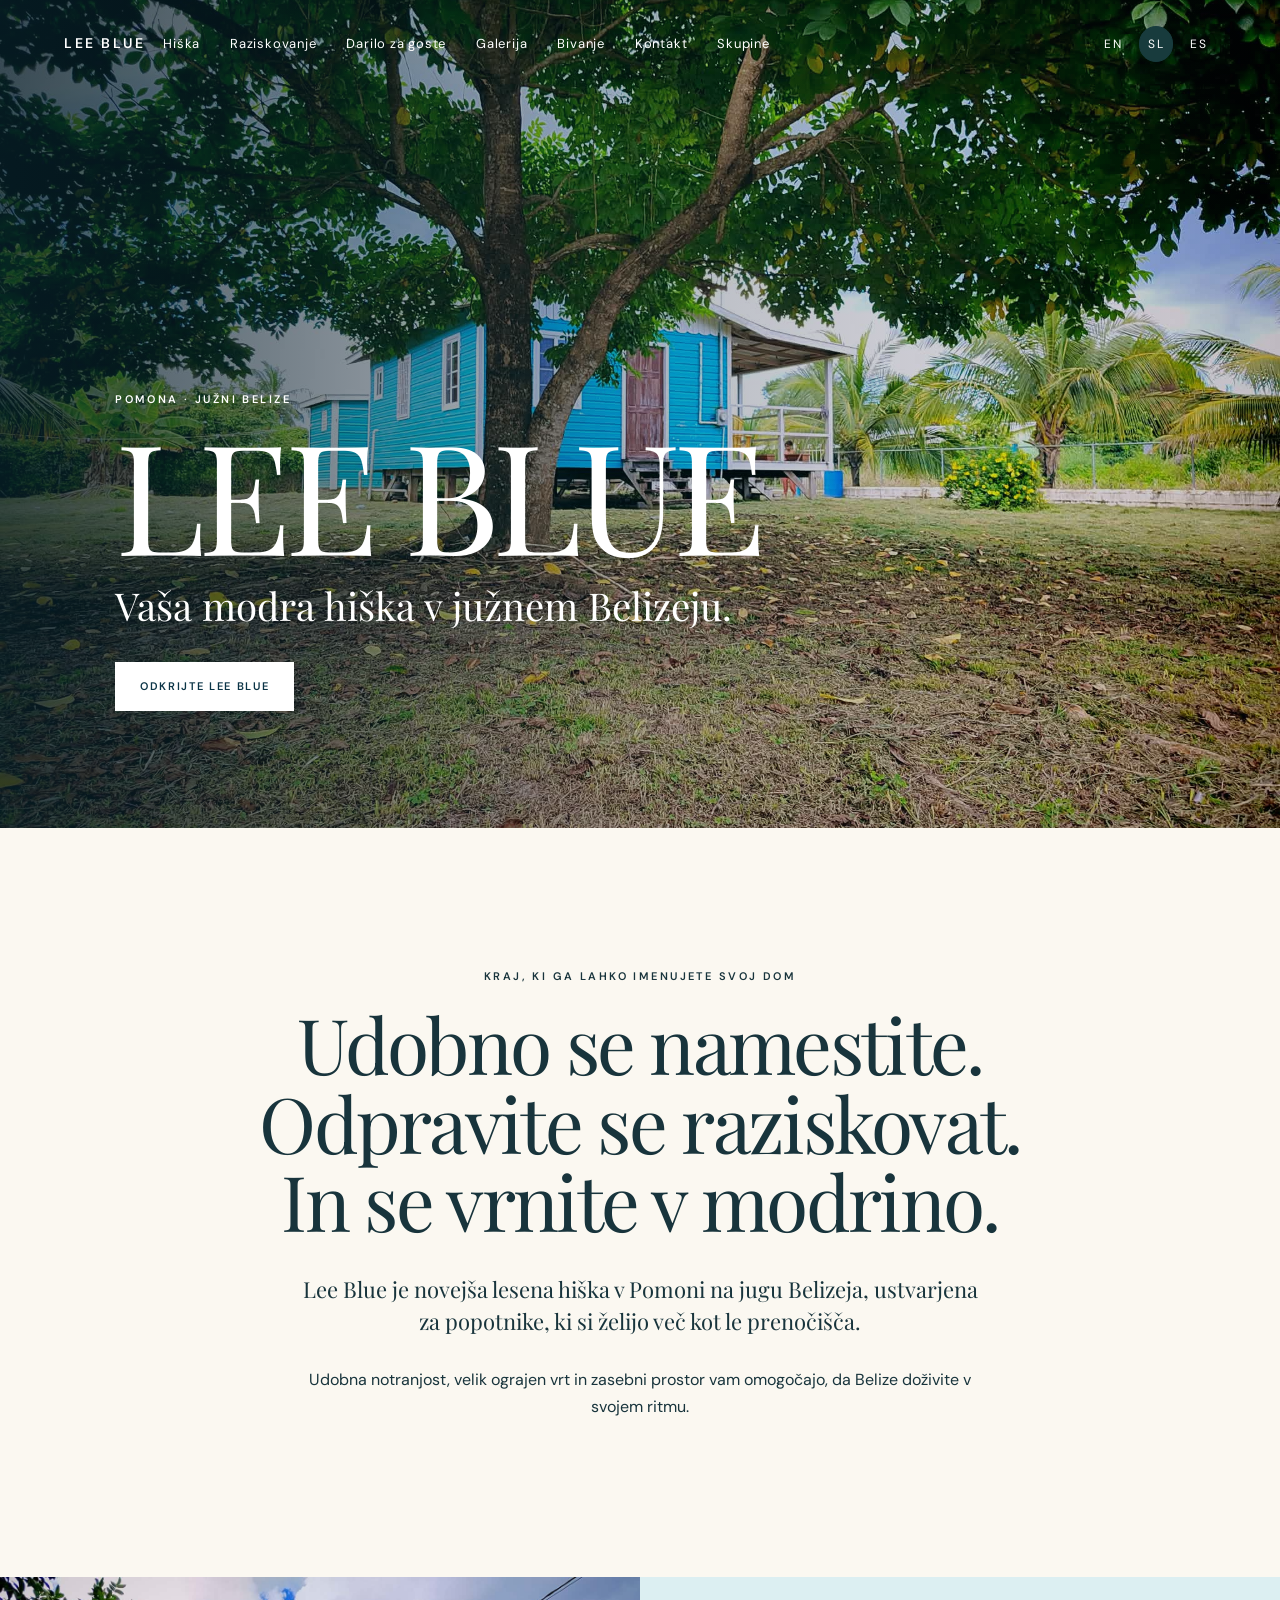
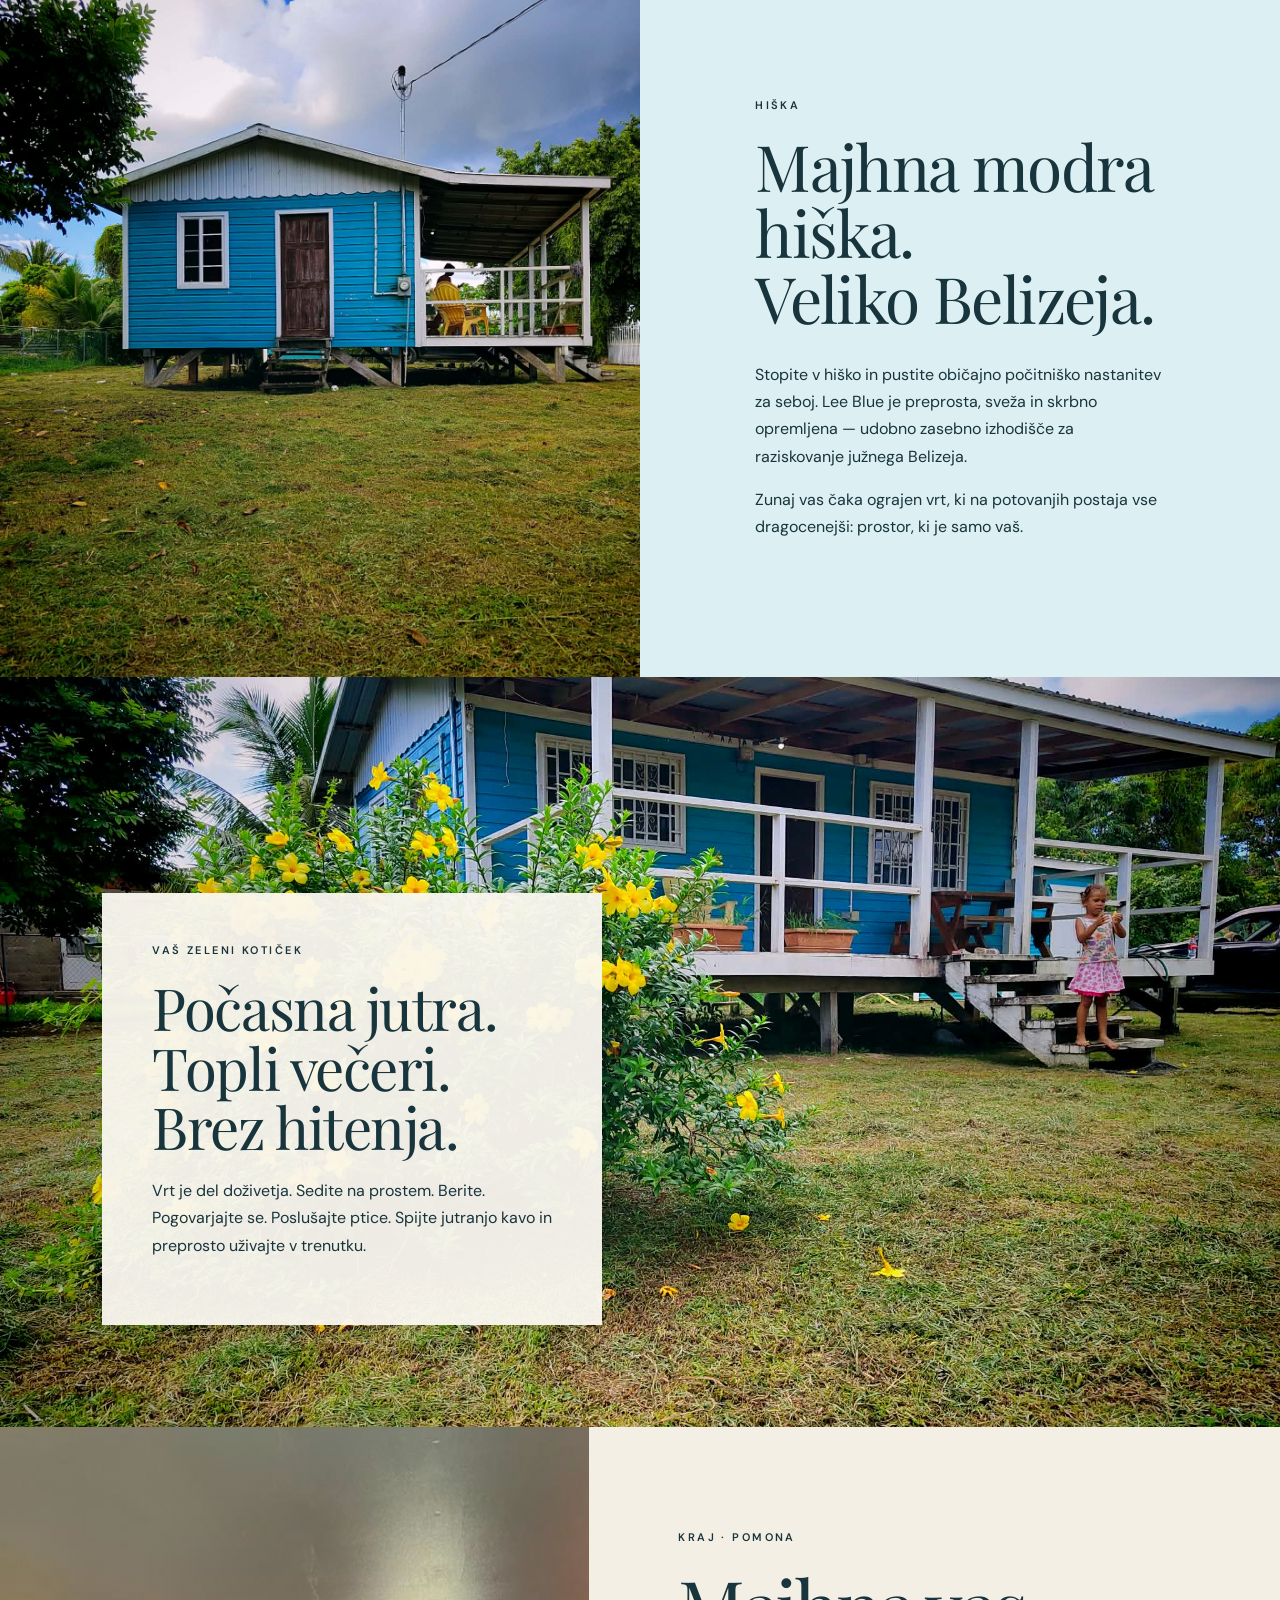
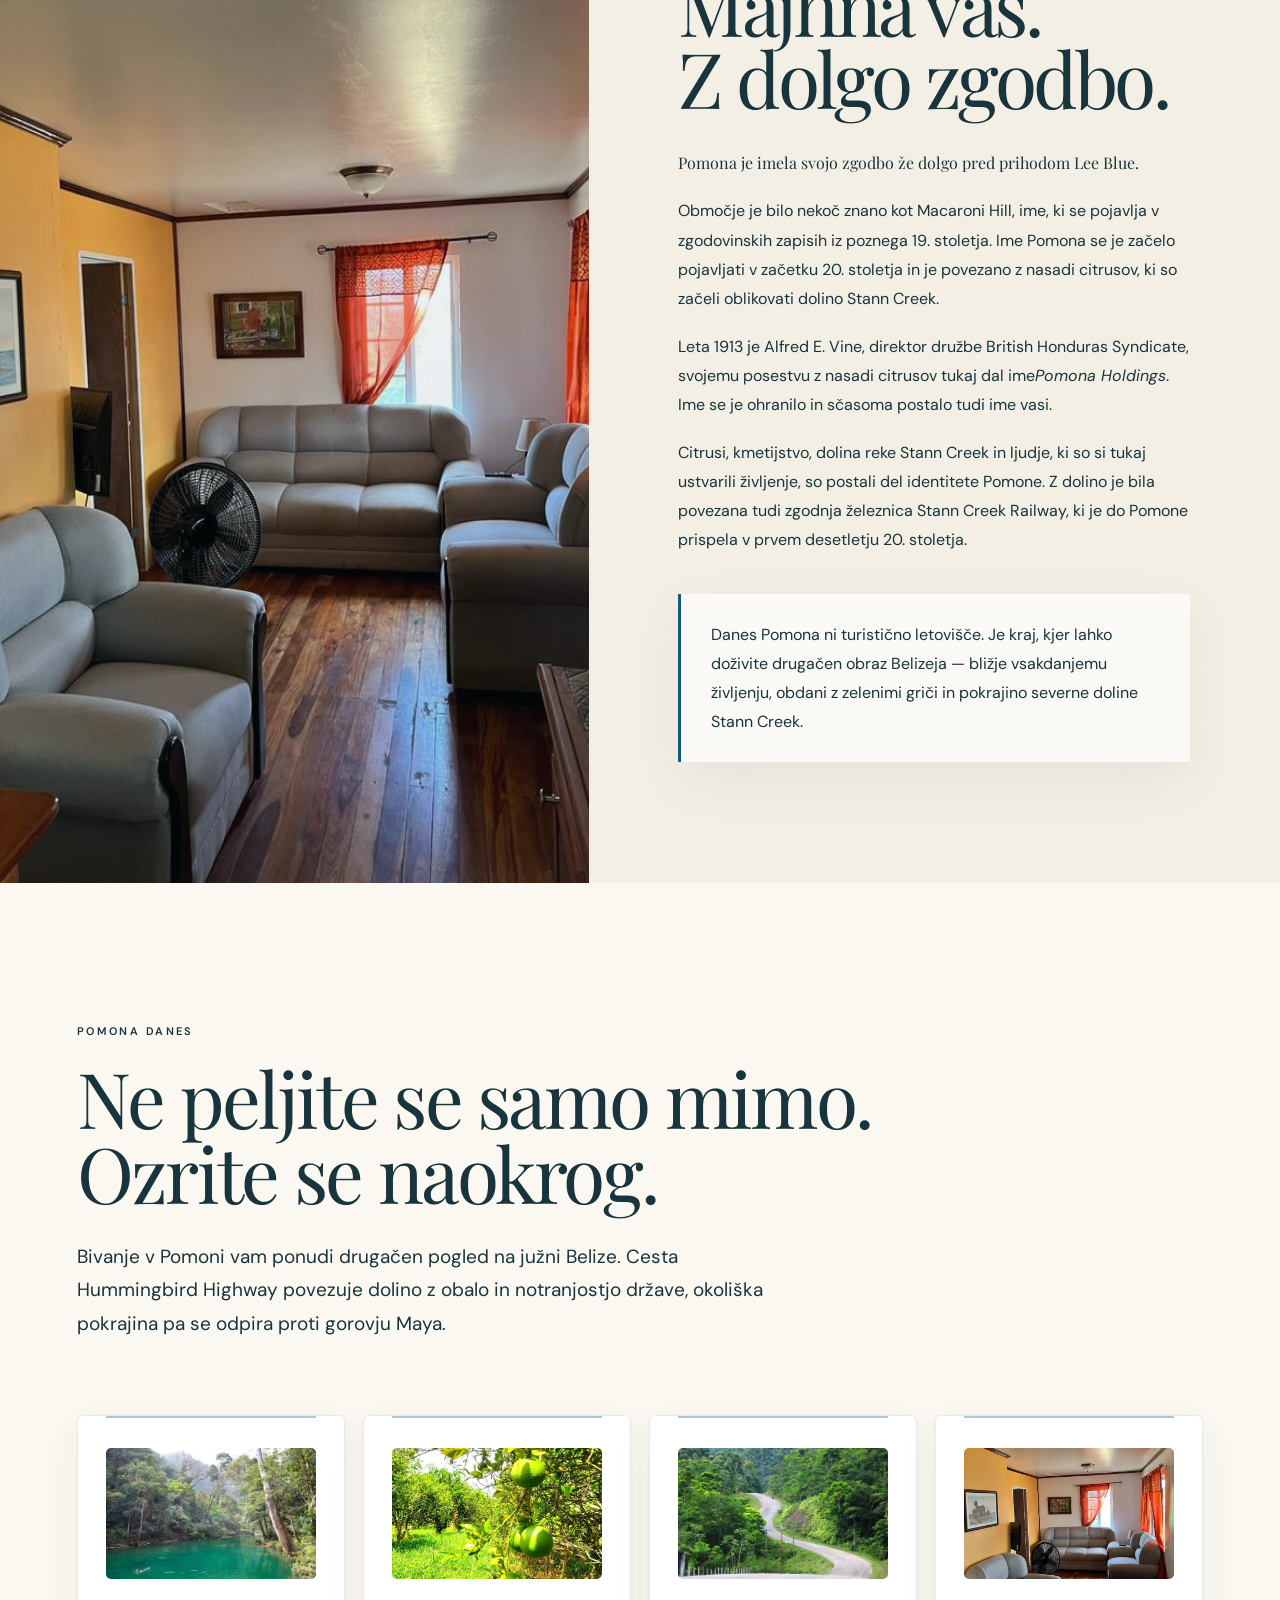
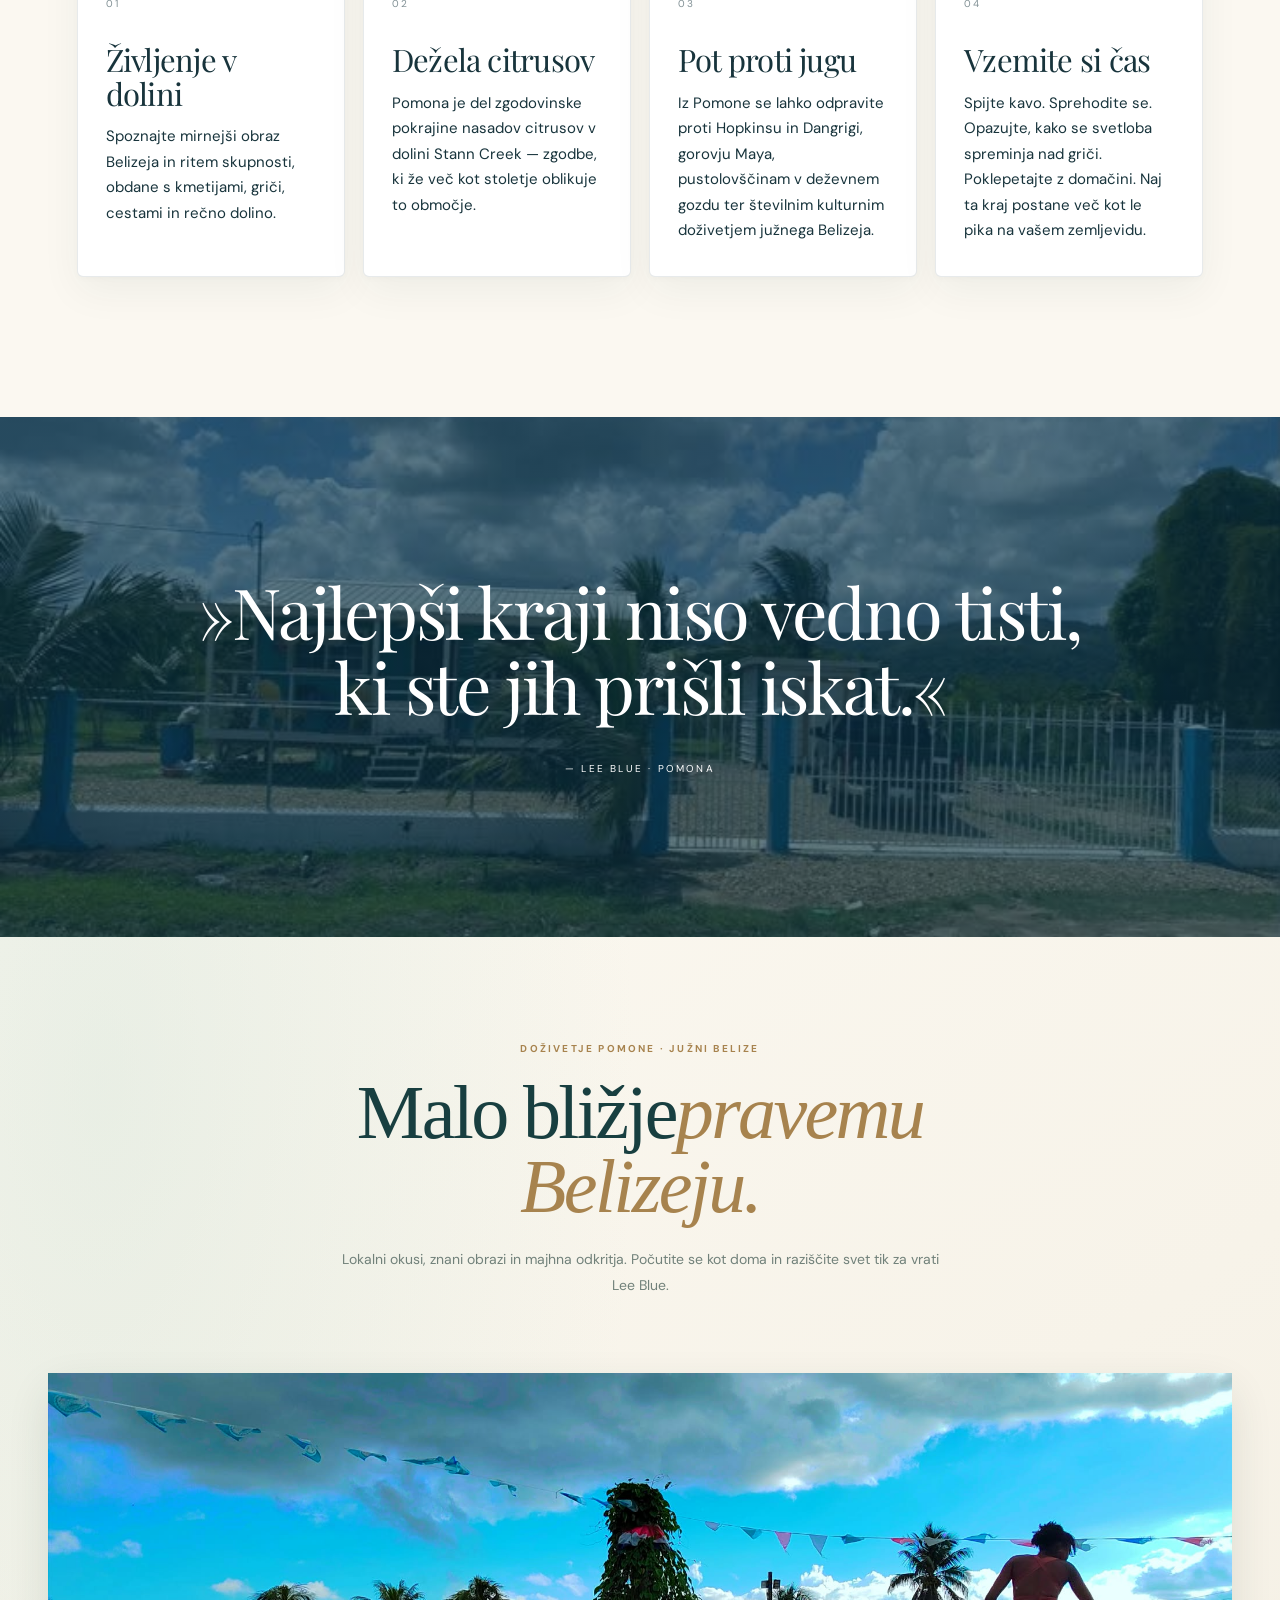
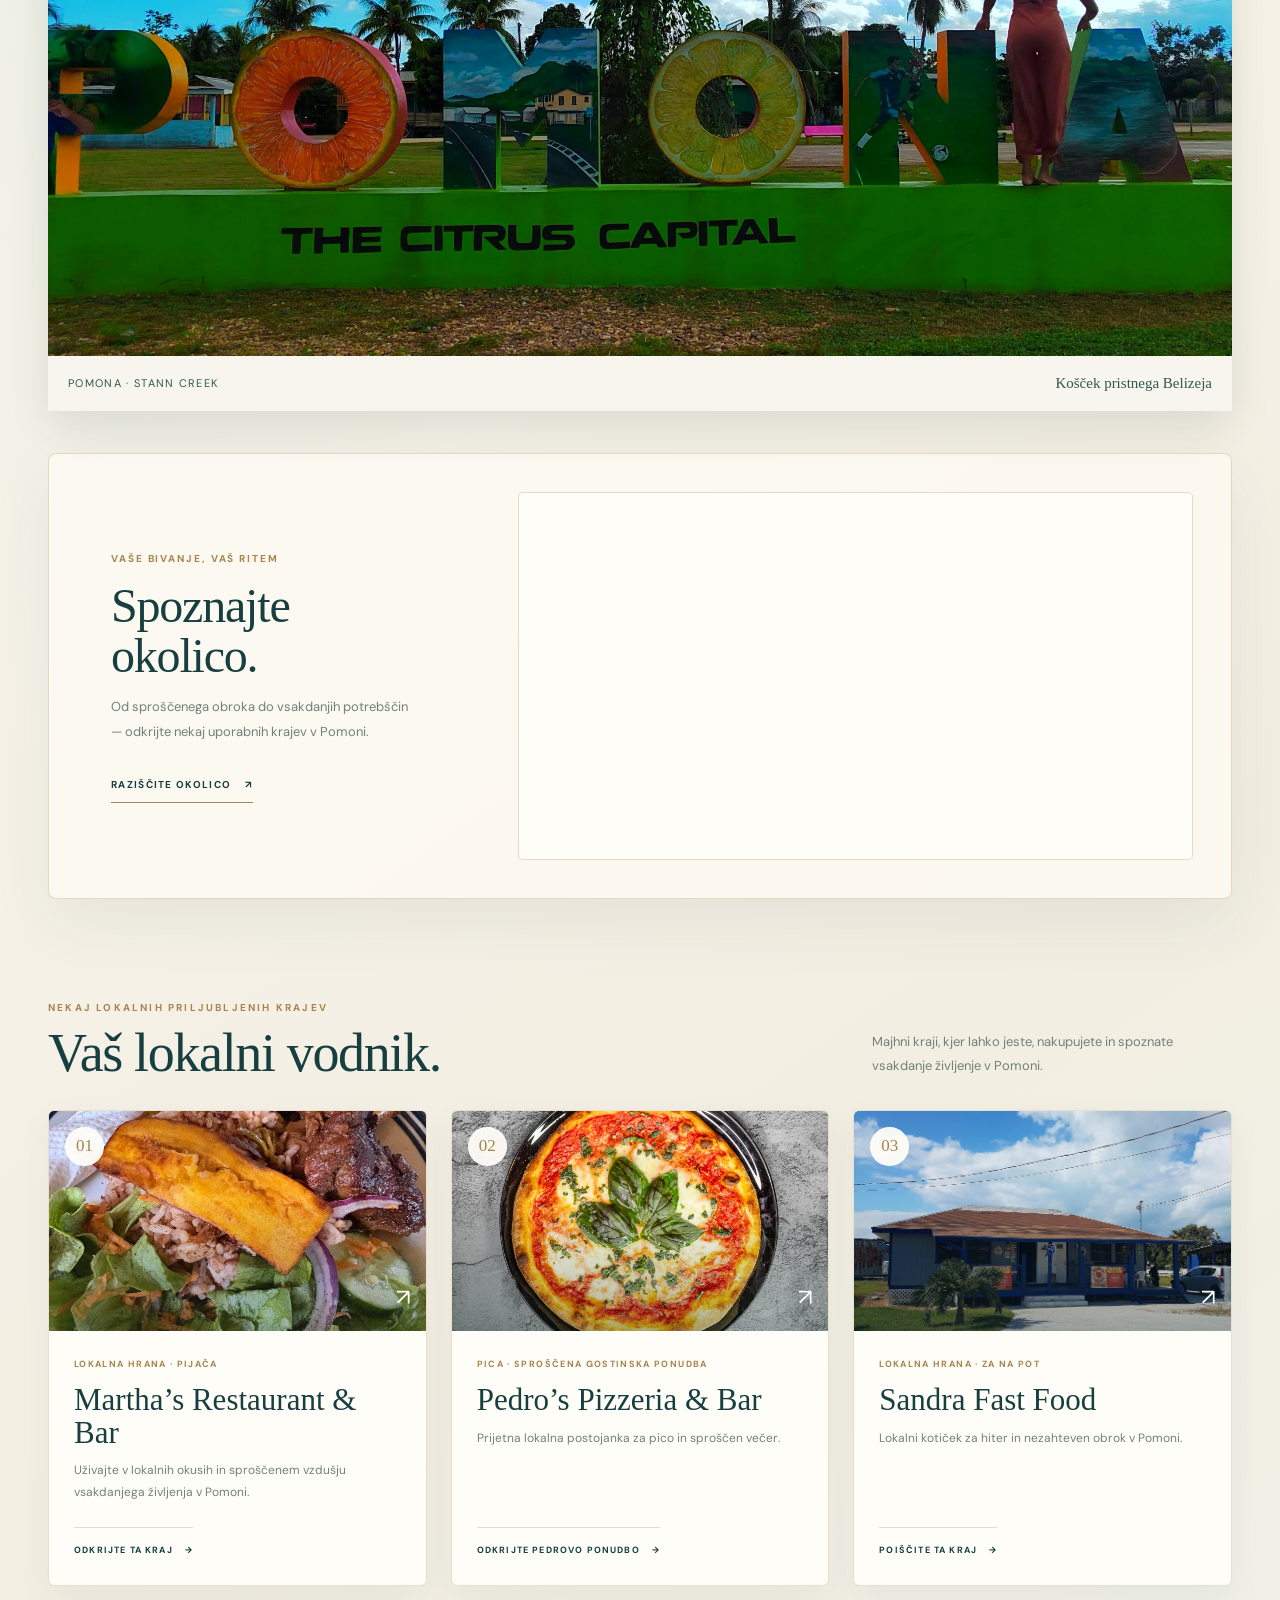
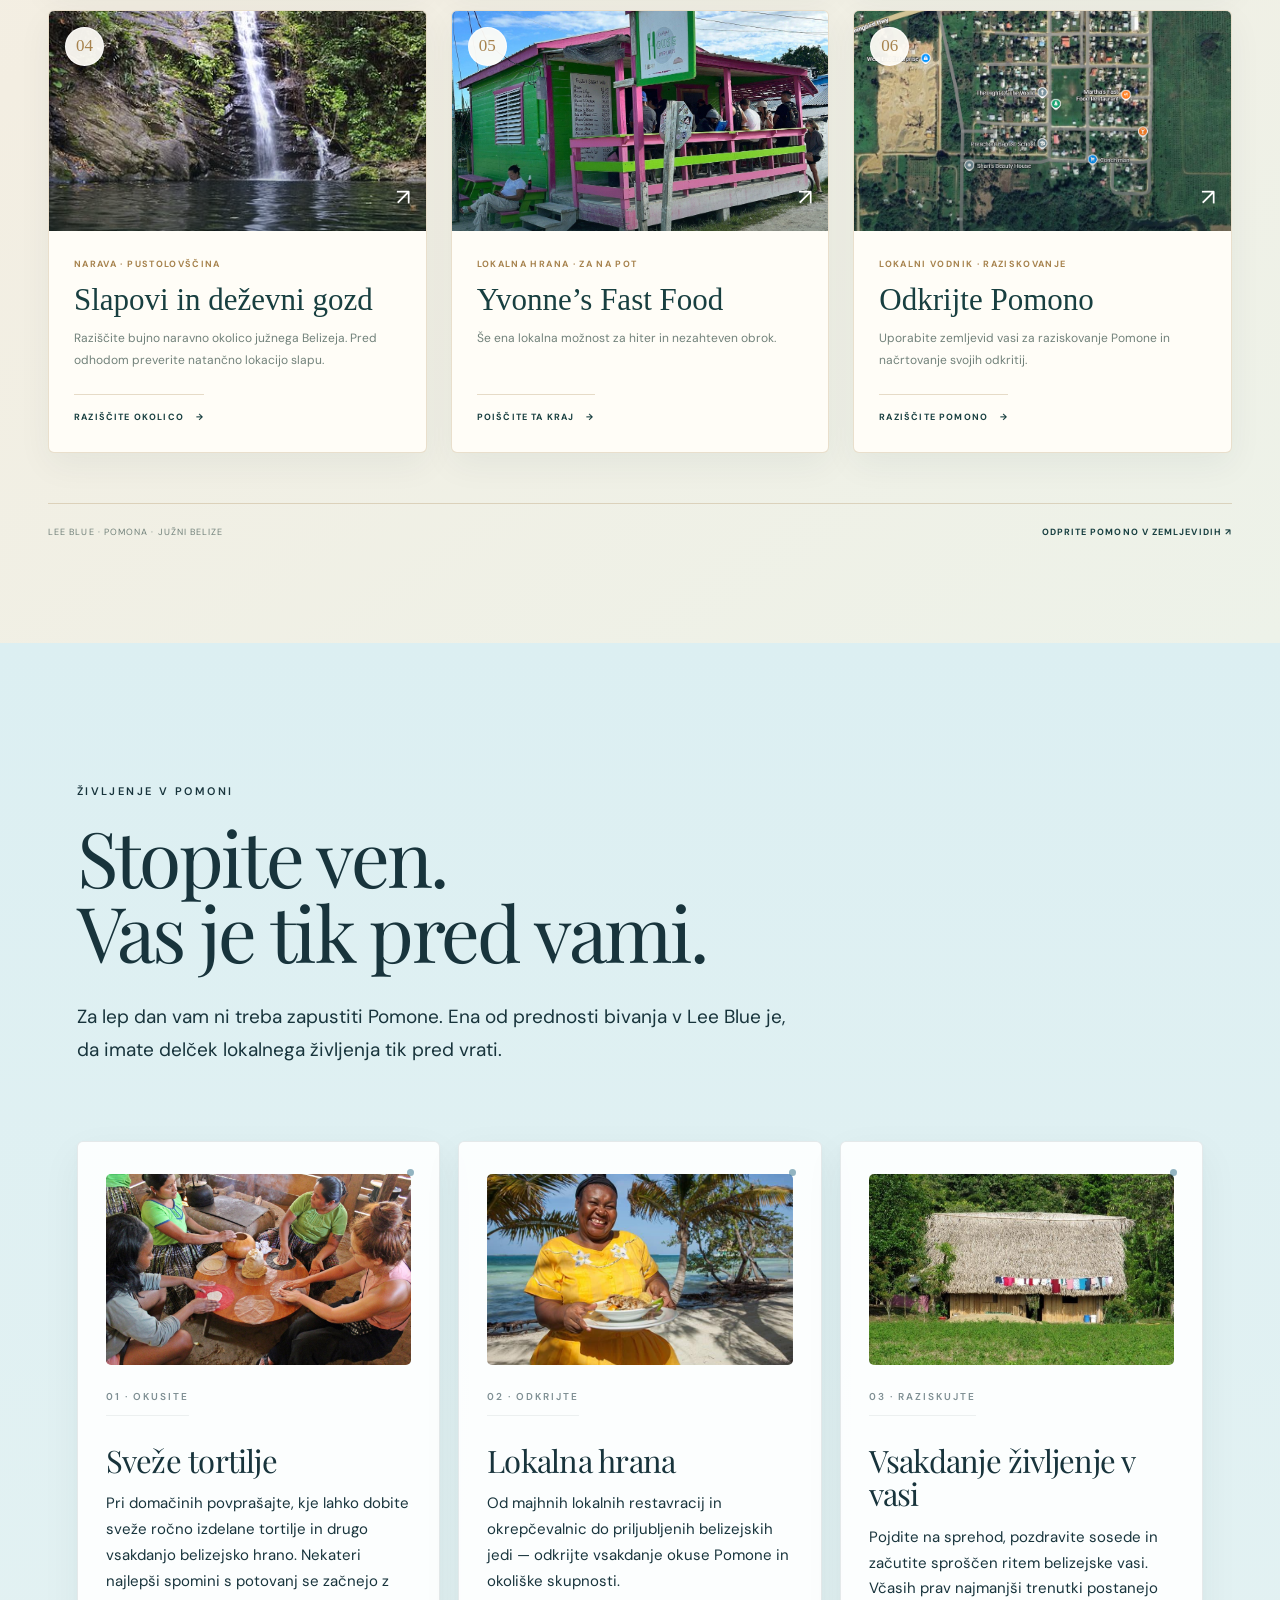
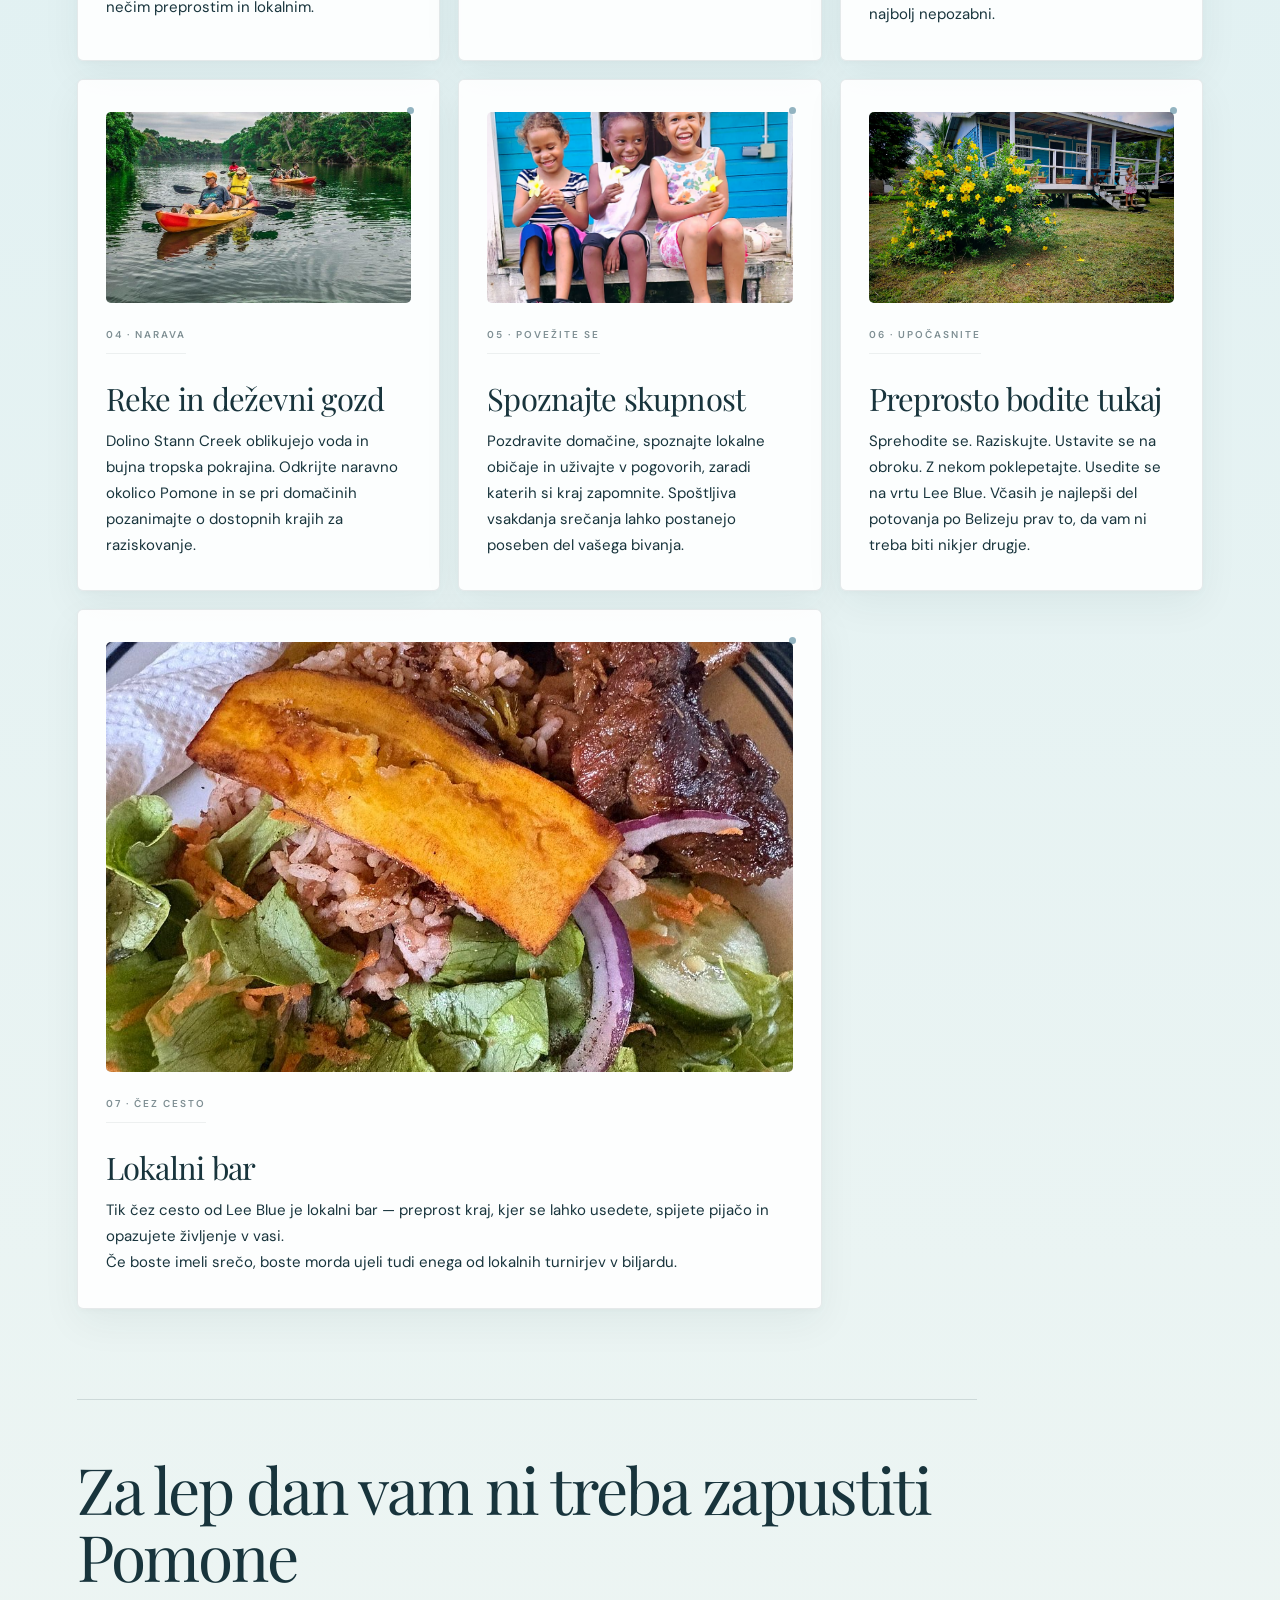
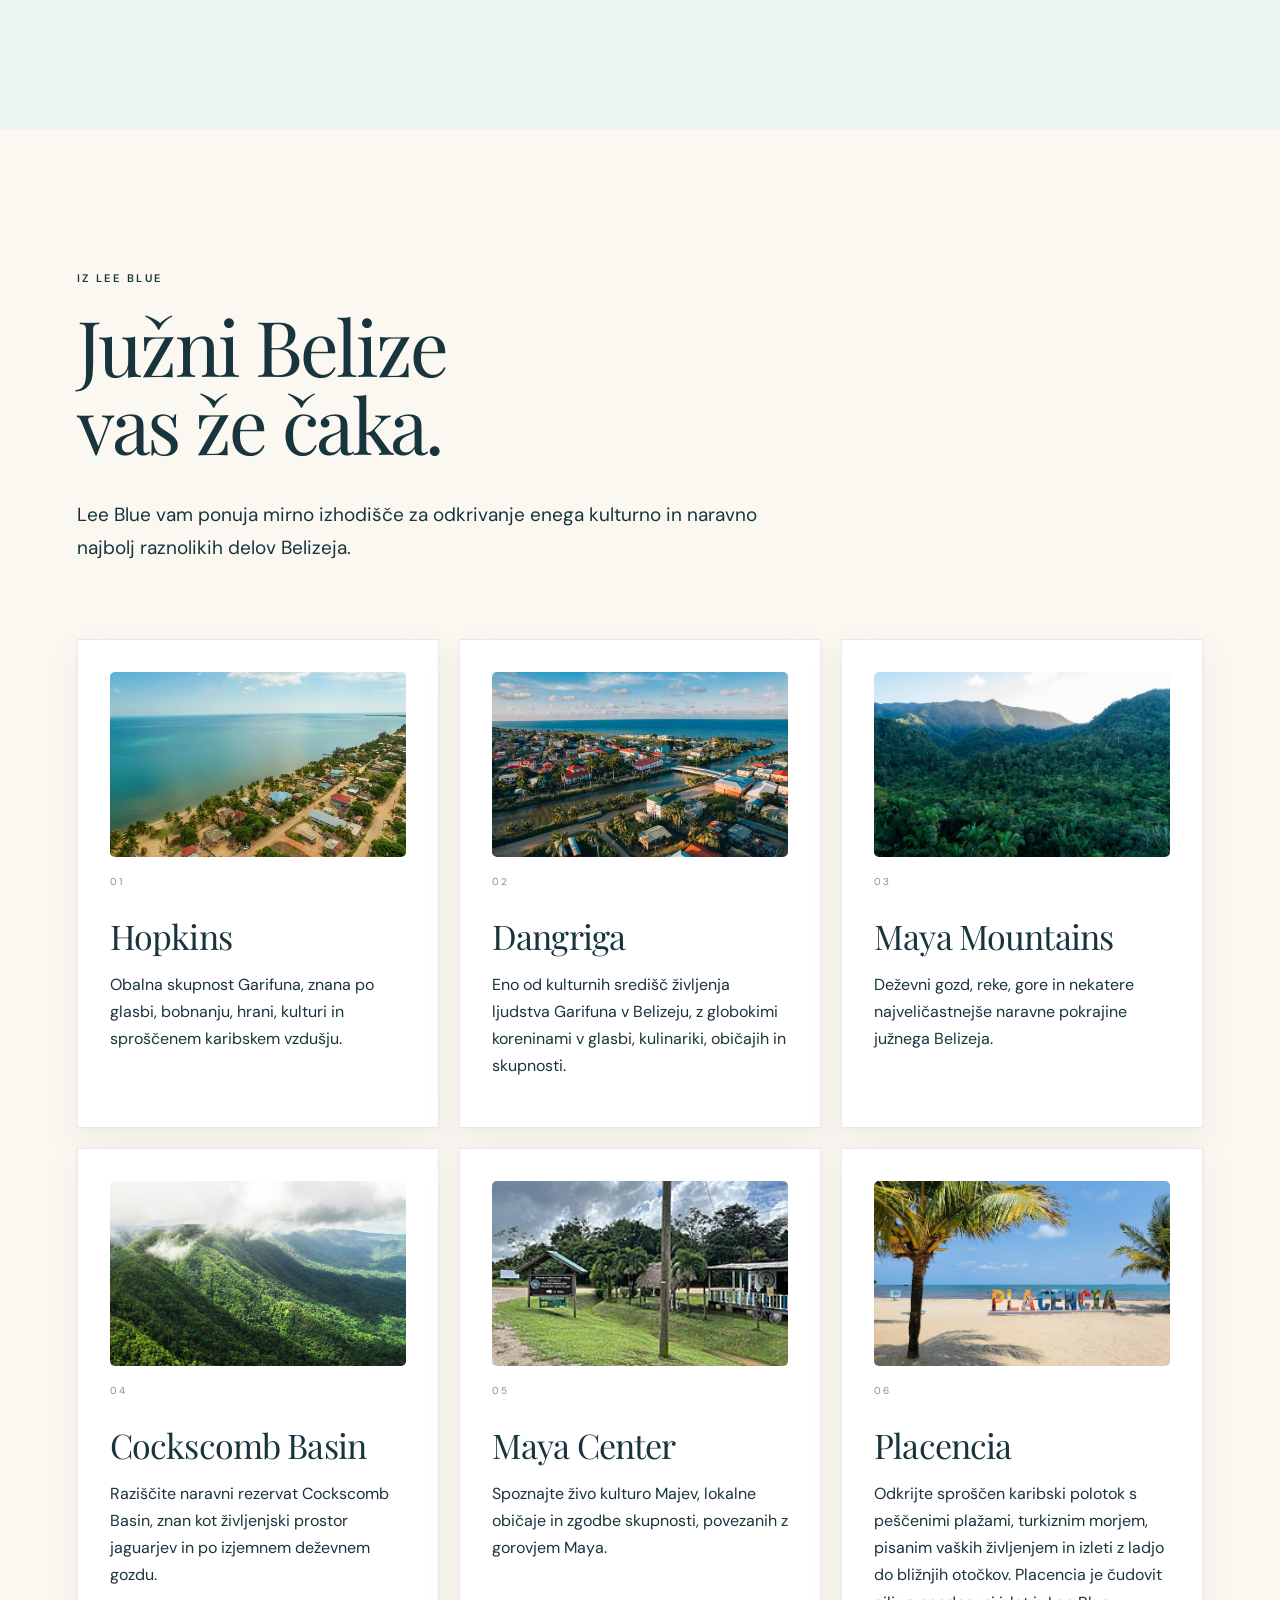
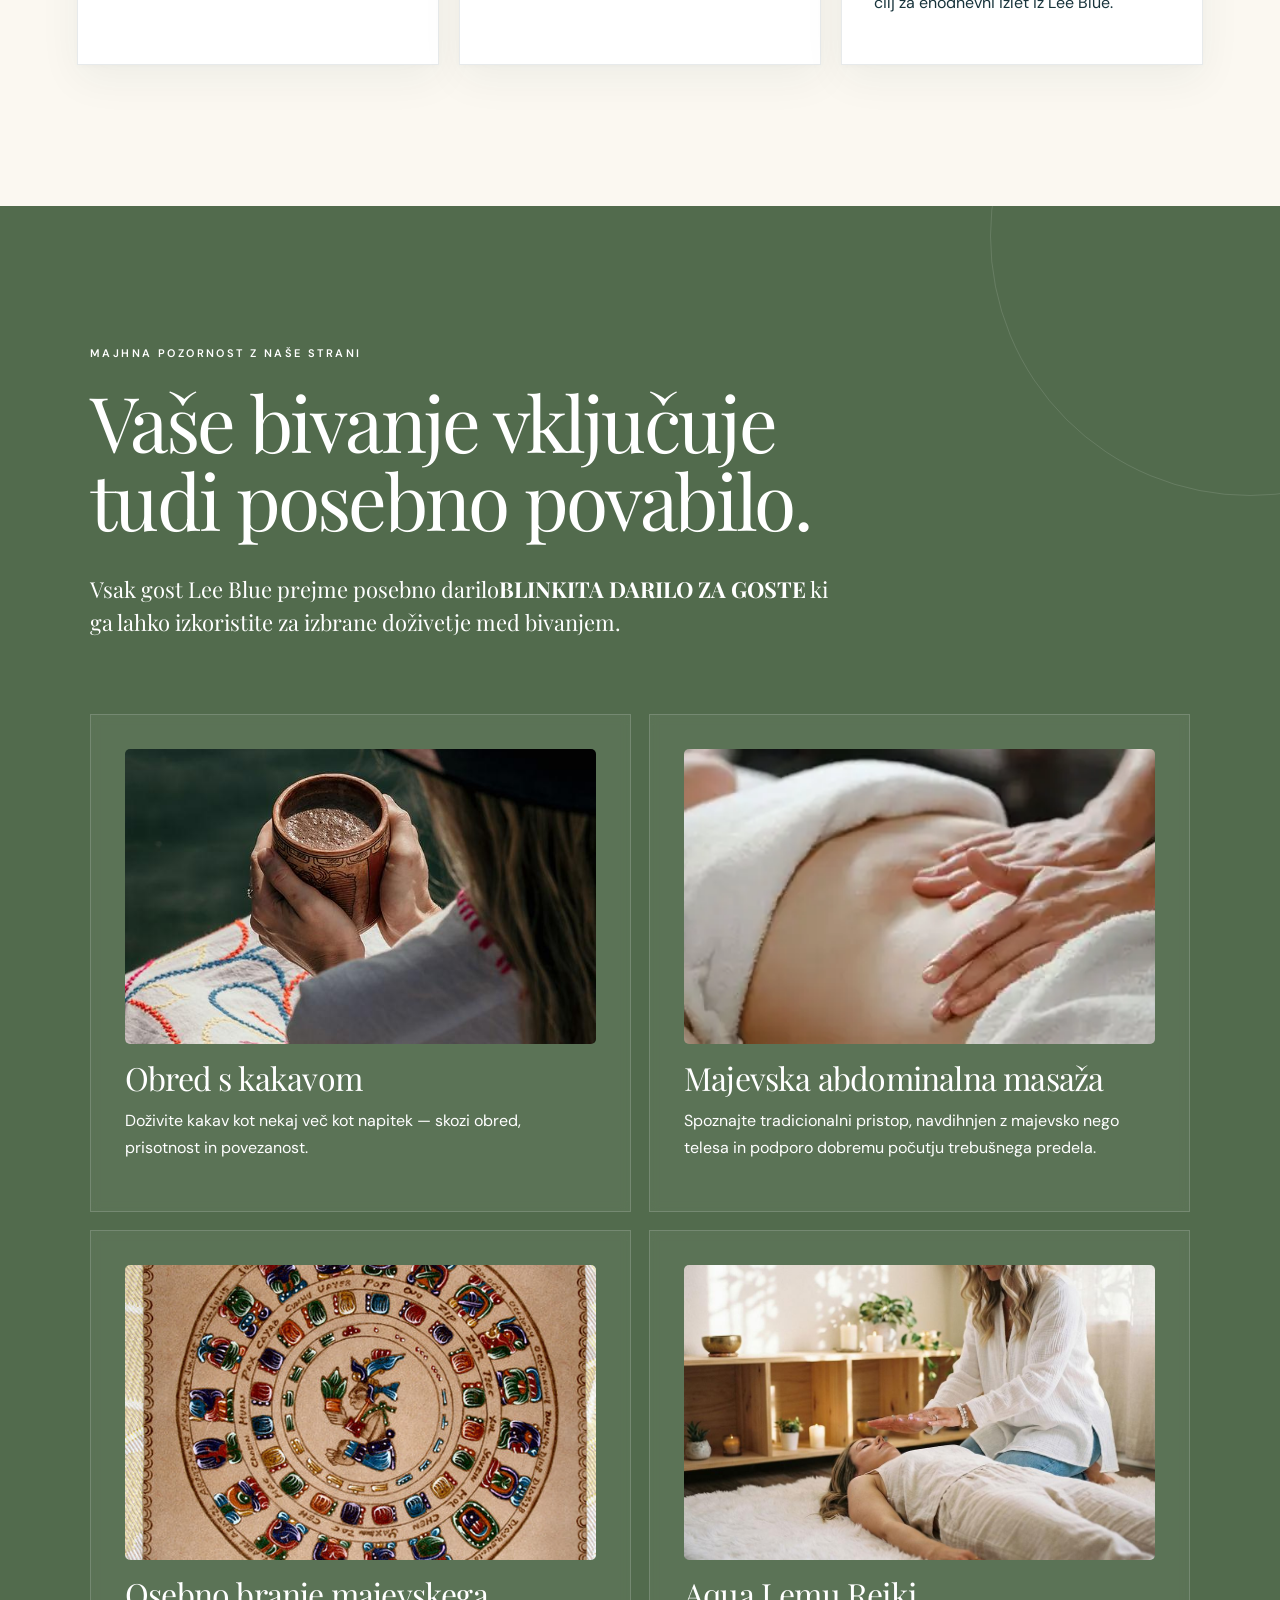
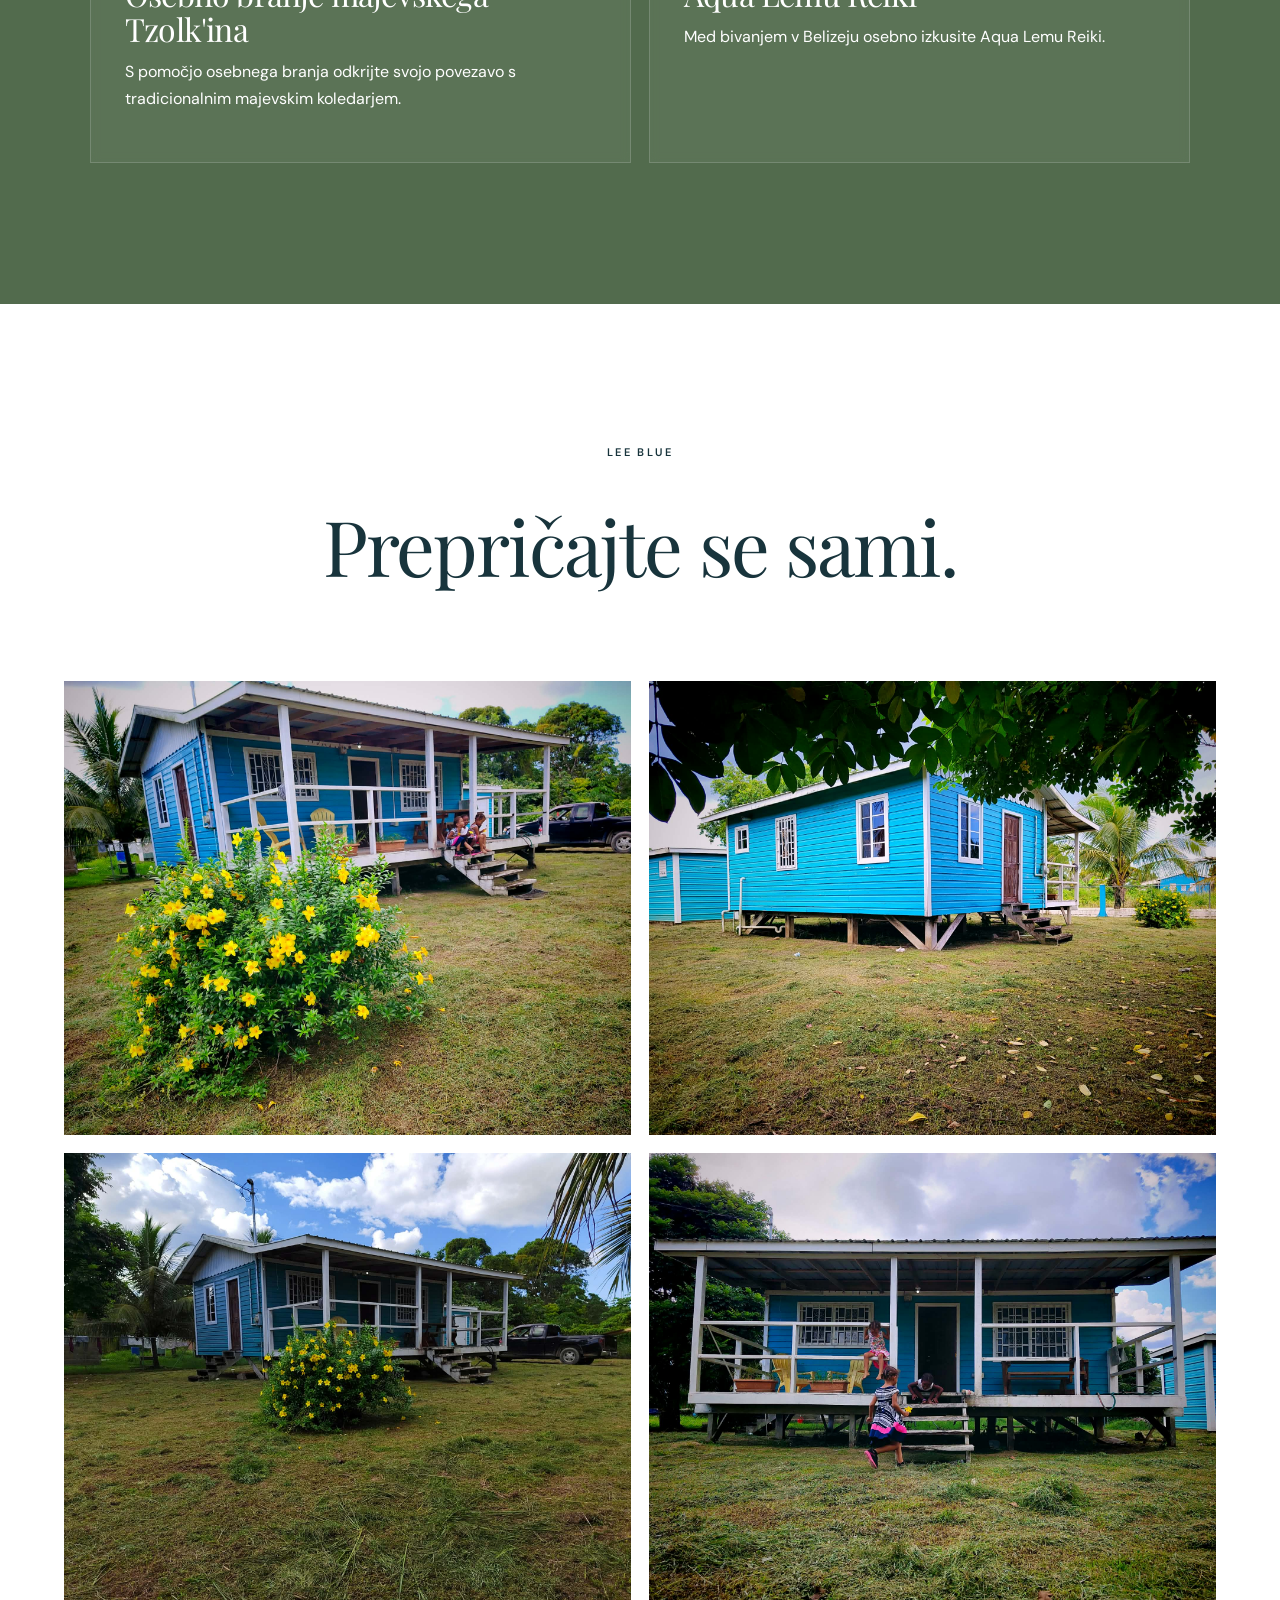
<file: sl/index.html>
<!DOCTYPE html>
<html lang="sl">
<head>
<meta charset="utf-8"/>
<meta content="width=device-width, initial-scale=1.0" name="viewport"/>
<link rel="canonical" href="https://lee-blue.com/sl/"/>
<link rel="alternate" hreflang="en" href="https://lee-blue.com/"/>
<link rel="alternate" hreflang="sl" href="https://lee-blue.com/sl/"/>
<link rel="alternate" hreflang="es" href="https://lee-blue.com/es/"/>
<link rel="alternate" hreflang="x-default" href="https://lee-blue.com/"/>
<meta property="og:type" content="website"/>
<meta property="og:site_name" content="Lee Blue"/>
<meta property="og:title" content="Lee Blue | Vaša modra hiška v južnem Belizeju"/>
<meta property="og:description" content="Lee Blue je zasebna lesena počitniška hiška v Pomoni na jugu Belizeja — mirno izhodišče za odkrivanje majevske kulture, skupnosti Garifuna, gorovja Maya in naravnih lepot Belizeja."/>
<meta property="og:url" content="https://lee-blue.com/sl/"/>
<meta property="og:image" content="https://lee-blue.com/images/pomona1.jpg"/>
<meta property="og:image:alt" content="Hiška Lee Blue v Pomoni na jugu Belizeja"/>
<meta property="og:locale" content="sl_SI"/>
<meta property="og:locale:alternate" content="en_US"/>
<meta property="og:locale:alternate" content="es_ES"/>
<meta name="twitter:card" content="summary_large_image"/>
<meta name="twitter:title" content="Lee Blue | Vaša modra hiška v južnem Belizeju"/>
<meta name="twitter:description" content="Lee Blue je zasebna lesena počitniška hiška v Pomoni na jugu Belizeja — mirno izhodišče za odkrivanje majevske kulture, skupnosti Garifuna, gorovja Maya in naravnih lepot Belizeja."/>
<meta name="twitter:image" content="https://lee-blue.com/images/pomona1.jpg"/>
<script type="application/ld+json">{"@context":"https://schema.org","@type":"LodgingBusiness","@id":"https://lee-blue.com/sl/#lodging","name":"Lee Blue","description":"Lee Blue je zasebna lesena počitniška hiška v Pomoni na jugu Belizeja — mirno izhodišče za odkrivanje majevske kulture, skupnosti Garifuna, gorovja Maya in naravnih lepot Belizeja.","url":"https://lee-blue.com/sl/","image":"https://lee-blue.com/images/pomona1.jpg","address":{"@type":"PostalAddress","addressLocality":"Pomona","addressRegion":"Stann Creek","addressCountry":"BZ"}}</script>
<title>Lee Blue | Vaša modra hiška v južnem Belizeju</title>
<meta content="Lee Blue je zasebna lesena počitniška hiška v Pomoni na jugu Belizeja — mirno izhodišče za odkrivanje majevske kulture, skupnosti Garifuna, gorovja Maya in naravnih lepot Belizeja." name="description"/>
<link href="../style-v2.css?v=20261110-02" rel="stylesheet"/>
<style>

/* Lee Blue: featured local bar spans two grid columns */
.pomona-life-grid .life-card-wide {
    grid-column: span 2;
}

@media (max-width: 700px) {
    .pomona-life-grid .life-card-wide {
        grid-column: span 1;
    }
}
</style>
<style>
/* Language selector and contact section */
.site-header { gap: 18px; }
.language-switcher { display:flex; align-items:center; gap:8px; margin-left:auto; white-space:nowrap; }
.language-switcher a { color:inherit; text-decoration:none; font-size:12px; letter-spacing:.12em; padding:7px 8px; border:1px solid rgba(0,0,0,.18); border-radius:20px; }
.language-switcher a[aria-current="page"] { background:#183b3d; color:#fff; border-color:#183b3d; }
.contact-section { padding:88px 6%; background:#eaf0ec; color:#183b3d; }
.contact-inner { max-width:1100px; margin:0 auto; }
.contact-section h2 { margin:12px 0 14px; }
.contact-intro { max-width:620px; line-height:1.7; }
.contact-grid { display:grid; grid-template-columns:repeat(3,minmax(0,1fr)); gap:18px; margin-top:32px; }
.contact-card { display:flex; flex-direction:column; gap:12px; padding:24px; background:#fff; border:1px solid rgba(24,59,61,.12); border-radius:12px; }
.contact-label { font-size:11px; letter-spacing:.13em; text-transform:uppercase; opacity:.72; }
.contact-card a { color:#183b3d; font-weight:600; text-decoration:none; overflow-wrap:anywhere; }
.contact-card a:hover { text-decoration:underline; }
@media (max-width:800px) { .site-header { flex-wrap:wrap; } .language-switcher { margin-left:auto; } .contact-grid { grid-template-columns:1fr; } }
</style></head>
<body>
<header class="site-header">
<a class="logo" href="#">LEE BLUE</a>
<nav>
<a href="#house">Hiška</a>
<a href="#belize">Raziskovanje</a>
<a href="#bonus">Darilo za goste</a>
<a href="#gallery">Galerija</a>
<a href="#stay">Bivanje</a>
<a href="#contact">Kontakt</a><a href="#group-stays">Skupine</a></nav><div aria-label="Izbira jezika" class="language-switcher"><a data-lang="en" href="../">EN</a><a aria-current="page" data-lang="sl" href="../sl/">SL</a><a data-lang="es" href="../es/">ES</a></div>
</header>
<main>
<section class="hero">
<img alt="Hiška Lee Blue v Pomoni na jugu Belizeja" src="../images/pomona1.jpg" decoding="async" loading="eager" fetchpriority="high">
<div class="hero-overlay">
<p class="eyebrow">POMONA · JUŽNI BELIZE</p>
<h1>LEE BLUE</h1>
<p class="hero-line">Vaša modra hiška v južnem Belizeju.</p>
<a class="button" href="#stay">ODKRIJTE LEE BLUE</a>
</div>
</section>
<section class="intro">
<p class="eyebrow">KRAJ, KI GA LAHKO IMENUJETE SVOJ DOM</p>
<h2>Udobno se namestite.<br/>Odpravite se raziskovat.<br/>In se vrnite v modrino.</h2>
<p class="lead">Lee Blue je novejša lesena hiška v Pomoni na jugu Belizeja, ustvarjena za popotnike, ki si želijo več kot le prenočišča.</p>
<p>Udobna notranjost, velik ograjen vrt in zasebni prostor vam omogočajo, da Belize doživite v svojem ritmu.</p>
</section>
<section class="split-section" id="house">
<div class="image">
<img alt="Notranjost hiške Lee Blue" src="../images/pomona2.jpg" decoding="async" loading="lazy">
</div>
<div class="content">
<p class="eyebrow">HIŠKA</p>
<h2>Majhna modra hiška.<br/>Veliko Belizeja.</h2>
<p>Stopite v hiško in pustite običajno počitniško nastanitev za seboj. Lee Blue je preprosta, sveža in skrbno opremljena — udobno zasebno izhodišče za raziskovanje južnega Belizeja.</p>
<p>Zunaj vas čaka ograjen vrt, ki na potovanjih postaja vse dragocenejši: prostor, ki je samo vaš.</p>
</div>
</section>
<section class="garden">
<img alt="Vrt hiške Lee Blue" src="../images/pomona3.jpg" decoding="async" loading="lazy">
<div class="garden-text">
<p class="eyebrow">VAŠ ZELENI KOTIČEK</p>
<h2>Počasna jutra.<br/>Topli večeri.<br/>Brez hitenja.</h2>
<p>Vrt je del doživetja. Sedite na prostem. Berite. Pogovarjajte se. Poslušajte ptice. Spijte jutranjo kavo in preprosto uživajte v trenutku.</p>
</div>
</section>
<section class="pomona-story" id="pomona">
<div class="pomona-image">
<img alt="Pomona in zelena pokrajina južnega Belizeja" src="../images/pomona8.jpg" decoding="async" loading="lazy">
</div>
<div class="pomona-content">
<p class="eyebrow">KRAJ · POMONA</p>
<h2>Majhna vas.<br/>Z dolgo zgodbo.</h2>
<p class="pomona-lead">Pomona je imela svojo zgodbo že dolgo pred prihodom Lee Blue.</p>
<p>Območje je bilo nekoč znano kot Macaroni Hill, ime, ki se pojavlja v zgodovinskih zapisih iz poznega 19. stoletja. Ime Pomona se je začelo pojavljati v začetku 20. stoletja in je povezano z nasadi citrusov, ki so začeli oblikovati dolino Stann Creek.</p>
<p>Leta 1913 je Alfred E. Vine, direktor družbe British Honduras Syndicate, svojemu posestvu z nasadi citrusov tukaj dal ime<em>Pomona Holdings</em>. Ime se je ohranilo in sčasoma postalo tudi ime vasi.</p>
<p>Citrusi, kmetijstvo, dolina reke Stann Creek in ljudje, ki so si tukaj ustvarili življenje, so postali del identitete Pomone. Z dolino je bila povezana tudi zgodnja železnica Stann Creek Railway, ki je do Pomone prispela v prvem desetletju 20. stoletja.</p>
<p class="pomona-highlight">Danes Pomona ni turistično letovišče. Je kraj, kjer lahko doživite drugačen obraz Belizeja — bližje vsakdanjemu življenju, obdani z zelenimi griči in pokrajino severne doline Stann Creek.</p>
</div>
</section>
<section class="pomona-now">
<div class="pomona-now-inner">
<div class="section-heading">
<p class="eyebrow">POMONA DANES</p>
<h2>Ne peljite se samo mimo.<br/>Ozrite se naokrog.</h2>
<p>Bivanje v Pomoni vam ponudi drugačen pogled na južni Belize. Cesta Hummingbird Highway povezuje dolino z obalo in notranjostjo države, okoliška pokrajina pa se odpira proti gorovju Maya.</p>
</div>
<div class="pomona-cards">
<article>
<img alt="Zelena rečna dolina na jugu Belizeja" data-auto-photo="rivervalley.jpg" src="../images/rivervalley.jpg" decoding="async" loading="lazy">
<span>01</span>
<h3>Življenje v dolini</h3>
<p>Spoznajte mirnejši obraz Belizeja in ritem skupnosti, obdane s kmetijami, griči, cestami in rečno dolino.</p>
</article>
<article>
<img alt="Pokrajina nasadov citrusov v dolini Stann Creek" data-auto-photo="citruscountry.jpg" src="../images/citruscountry.jpg" decoding="async" loading="lazy">
<span>02</span>
<h3>Dežela citrusov</h3>
<p>Pomona je del zgodovinske pokrajine nasadov citrusov v dolini Stann Creek — zgodbe, ki že več kot stoletje oblikuje to območje.</p>
</article>
<article>
<img alt="Pokrajina Belizeja in pot odkrivanja" data-auto-photo="belize.jpg" src="../images/belize.jpg" decoding="async" loading="lazy">
<span>03</span>
<h3>Pot proti jugu</h3>
<p>Iz Pomone se lahko odpravite proti Hopkinsu in Dangrigi, gorovju Maya, pustolovščinam v deževnem gozdu ter številnim kulturnim doživetjem južnega Belizeja.</p>
</article>
<article>
<img alt="Zelena pokrajina okoli Pomone" data-auto-photo="pomona8.jpg" src="../images/pomona8.jpg" decoding="async" loading="lazy">
<span>04</span>
<h3>Vzemite si čas</h3>
<p>Spijte kavo. Sprehodite se. Opazujte, kako se svetloba spreminja nad griči. Poklepetajte z domačini. Naj ta kraj postane več kot le pika na vašem zemljevidu.</p>
</article>
</div>
</div>
</section>
<section class="pomona-quote">
<div>
<p>»Najlepši kraji niso vedno tisti, ki ste jih prišli iskat.«</p>
<span>— LEE BLUE · POMONA</span>
</div>
</section>
<!-- =========================================================
     LEE BLUE MAP START
     ========================================================= -->
<section class="lee-map-section lee-pomona-experience" id="pomona-guide">
<div class="lee-map-inner">
<header class="lee-map-heading">
<p class="eyebrow">DOŽIVETJE POMONE · JUŽNI BELIZE</p>
<h2>Malo bližje<em>pravemu Belizeju.</em></h2>
<p>Lokalni okusi, znani obrazi in majhna odkritja. Počutite se kot doma in raziščite svet tik za vrati Lee Blue.</p>
</header>
<figure class="lee-pomona-sign-banner">
<img alt="Dobrodošli v Pomoni, Stann Creek, Belize" src="../images/pomona-sign.jpg" decoding="async" loading="lazy">
<figcaption>
<span>POMONA · STANN CREEK</span>
<span>Košček pristnega Belizeja</span>
</figcaption>
</figure>
<div class="lee-map-feature">
<div class="lee-map-feature-copy">
<span class="lee-map-overline">VAŠE BIVANJE, VAŠ RITEM</span>
<h3>Spoznajte okolico.</h3>
<p>Od sproščenega obroka do vsakdanjih potrebščin — odkrijte nekaj uporabnih krajev v Pomoni.</p>
<a class="lee-map-feature-link" href="https://www.google.com/maps/search/?api=1&amp;query=Pomona%2C%20Stann%20Creek%2C%20Belize" rel="noopener" target="_blank">RAZIŠČITE OKOLICO<span aria-hidden="true">↗</span>
</a>
</div>
<div class="lee-map-frame">
<iframe allowfullscreen="" loading="lazy" referrerpolicy="no-referrer-when-downgrade" src="https://www.google.com/maps?q=Pomona%2C%20Stann%20Creek%2C%20Belize&amp;output=embed" title="Zemljevid Pomone, Stann Creek, Belize">
</iframe>
</div>
</div>
<div class="lee-guide-intro">
<div>
<p class="eyebrow">NEKAJ LOKALNIH PRILJUBLJENIH KRAJEV</p>
<h3>Vaš lokalni vodnik.</h3>
</div>
<p>Majhni kraji, kjer lahko jeste, nakupujete in spoznate vsakdanje življenje v Pomoni.</p>
</div>
<div class="lee-guide-grid">
<a class="lee-guide-card" href="https://www.google.com/maps/search/?api=1&amp;query=Martha's%20Restaurant%20and%20Bar%20Pomona%20Belize" rel="noopener" target="_blank">
<div class="lee-guide-image">
<img alt="Restavracija in bar Martha’s v Pomoni, Belize" src="../images/martharestaurantbar.jpg" decoding="async" loading="lazy">
<span class="lee-guide-number">01</span>
<span aria-hidden="true" class="lee-guide-arrow">↗</span>
</div>
<div class="lee-guide-card-body">
<span class="lee-guide-category">LOKALNA HRANA · PIJAČA</span>
<h4>Martha’s Restaurant &amp; Bar</h4>
<p>Uživajte v lokalnih okusih in sproščenem vzdušju vsakdanjega življenja v Pomoni.</p>
<span class="lee-guide-cta">ODKRIJTE TA KRAJ<span aria-hidden="true">→</span></span>
</div>
</a>
<a class="lee-guide-card" href="https://www.google.com/maps/search/?api=1&amp;query=Pedro's%20Pizzeria%20Bar%20Pomona%20Belize" rel="noopener" target="_blank">
<div class="lee-guide-image">
<img alt="Picerija in bar Pedro’s v Pomoni, Belize" src="../images/pedro's-pizzeria.jpg" decoding="async" loading="lazy">
<span class="lee-guide-number">02</span>
<span aria-hidden="true" class="lee-guide-arrow">↗</span>
</div>
<div class="lee-guide-card-body">
<span class="lee-guide-category">PICA · SPROŠČENA GOSTINSKA PONUDBA</span>
<h4>Pedro’s Pizzeria &amp; Bar</h4>
<p>Prijetna lokalna postojanka za pico in sproščen večer.</p>
<span class="lee-guide-cta">ODKRIJTE PEDROVO PONUDBO<span aria-hidden="true">→</span></span>
</div>
</a>
<a class="lee-guide-card" href="https://www.google.com/maps/search/?api=1&amp;query=Sandra%20Fast%20Food%20Pomona%20Belize" rel="noopener" target="_blank">
<div class="lee-guide-image">
<img alt="Sandra Fast Food v Pomoni, Belize" src="../images/pomona-sandrafastfood.jpg" decoding="async" loading="lazy">
<span class="lee-guide-number">03</span>
<span aria-hidden="true" class="lee-guide-arrow">↗</span>
</div>
<div class="lee-guide-card-body">
<span class="lee-guide-category">LOKALNA HRANA · ZA NA POT</span>
<h4>Sandra Fast Food</h4>
<p>Lokalni kotiček za hiter in nezahteven obrok v Pomoni.</p>
<span class="lee-guide-cta">POIŠČITE TA KRAJ<span aria-hidden="true">→</span></span>
</div>
</a>
<a class="lee-guide-card" href="https://www.google.com/maps/search/?api=1&amp;query=Waterfalls%20near%20Pomona%20Stann%20Creek%20Belize" rel="noopener" target="_blank">
<div class="lee-guide-image">
<img alt="Slap na območju Pomone; natančno lokacijo je treba potrditi" src="../images/pomona-waterfalls.jpg" decoding="async" loading="lazy">
<span class="lee-guide-number">04</span>
<span aria-hidden="true" class="lee-guide-arrow">↗</span>
</div>
<div class="lee-guide-card-body">
<span class="lee-guide-category">NARAVA · PUSTOLOVŠČINA</span>
<h4>Slapovi in deževni gozd</h4>
<p>Raziščite bujno naravno okolico južnega Belizeja. Pred odhodom preverite natančno lokacijo slapu.</p>
<span class="lee-guide-cta">RAZIŠČITE OKOLICO<span aria-hidden="true">→</span></span>
</div>
</a>
<a class="lee-guide-card" href="https://www.google.com/maps/search/?api=1&amp;query=Yvonne's%20Fast%20Food%20Pomona%20Belize" rel="noopener" target="_blank">
<div class="lee-guide-image">
<img alt="Yvonne’s Fast Food v Pomoni, Belize" src="../images/pomona-yvonnefastfood.jpg" decoding="async" loading="lazy">
<span class="lee-guide-number">05</span>
<span aria-hidden="true" class="lee-guide-arrow">↗</span>
</div>
<div class="lee-guide-card-body">
<span class="lee-guide-category">LOKALNA HRANA · ZA NA POT</span>
<h4>Yvonne’s Fast Food</h4>
<p>Še ena lokalna možnost za hiter in nezahteven obrok.</p>
<span class="lee-guide-cta">POIŠČITE TA KRAJ<span aria-hidden="true">→</span></span>
</div>
</a>
<a class="lee-guide-card" href="https://www.google.com/maps/search/?api=1&amp;query=Pomona%20Stann%20Creek%20Belize" rel="noopener" target="_blank">
<div class="lee-guide-image">
<img alt="Zemljevid Pomone v Belizeju" src="../images/pomona-map.jpg" decoding="async" loading="lazy">
<span class="lee-guide-number">06</span>
<span aria-hidden="true" class="lee-guide-arrow">↗</span>
</div>
<div class="lee-guide-card-body">
<span class="lee-guide-category">LOKALNI VODNIK · RAZISKOVANJE</span>
<h4>Odkrijte Pomono</h4>
<p>Uporabite zemljevid vasi za raziskovanje Pomone in načrtovanje svojih odkritij.</p>
<span class="lee-guide-cta">RAZIŠČITE POMONO<span aria-hidden="true">→</span></span>
</div>
</a>
</div>
<div class="lee-guide-footer">
<span>LEE BLUE · POMONA · JUŽNI BELIZE</span>
<a href="https://www.google.com/maps/search/?api=1&amp;query=Pomona%2C%20Stann%20Creek%2C%20Belize" rel="noopener" target="_blank">ODPRITE POMONO V ZEMLJEVIDIH ↗</a>
</div>
</div>
</section>
<!-- =========================================================
     LEE BLUE MAP END
     ========================================================= -->
<section class="pomona-life">
<div class="pomona-life-inner">
<div class="section-heading">
<p class="eyebrow">ŽIVLJENJE V POMONI</p>
<h2>Stopite ven.<br/>Vas je tik pred vami.</h2>
<p>Za lep dan vam ni treba zapustiti Pomone. Ena od prednosti bivanja v Lee Blue je, da imate delček lokalnega življenja tik pred vrati.</p>
</div>
<div class="pomona-life-grid">
<article class="life-card">
<img alt="Sveže ročno izdelane tortilje" data-auto-photo="freshtortillias.jpg" src="../images/freshtortillias.jpg" decoding="async" loading="lazy">
<span>01 · OKUSITE</span>
<h3>Sveže tortilje</h3>
<p>Pri domačinih povprašajte, kje lahko dobite sveže ročno izdelane tortilje in drugo vsakdanjo belizejsko hrano. Nekateri najlepši spomini s potovanj se začnejo z nečim preprostim in lokalnim.</p>
</article>
<article class="life-card">
<img alt="Belizejska jed hudut, tradicionalna lokalna specialiteta" data-auto-photo="hopkins-garifuna-hudut.jpg" src="../images/hopkins-garifuna-hudut.jpg" decoding="async" loading="lazy">
<span>02 · ODKRIJTE</span>
<h3>Lokalna hrana</h3>
<p>Od majhnih lokalnih restavracij in okrepčevalnic do priljubljenih belizejskih jedi — odkrijte vsakdanje okuse Pomone in okoliške skupnosti.</p>
</article>
<article class="life-card">
<img alt="Vsakdanje življenje v belizejski vasi" data-auto-photo="everydayvillagelife.jpg" src="../images/everydayvillagelife.jpg" decoding="async" loading="lazy">
<span>03 · RAZISKUJTE</span>
<h3>Vsakdanje življenje v vasi</h3>
<p>Pojdite na sprehod, pozdravite sosede in začutite sproščen ritem belizejske vasi. Včasih prav najmanjši trenutki postanejo najbolj nepozabni.</p>
</article>
<article class="life-card">
<img alt="Veslanje po reki v tropskem Belizeju" data-auto-photo="riverpaddling.jpg" src="../images/riverpaddling.jpg" decoding="async" loading="lazy">
<span>04 · NARAVA</span>
<h3>Reke in deževni gozd</h3>
<p>Dolino Stann Creek oblikujejo voda in bujna tropska pokrajina. Odkrijte naravno okolico Pomone in se pri domačinih pozanimajte o dostopnih krajih za raziskovanje.</p>
</article>
<article class="life-card">
<img alt="Otroci iz skupnosti Pomona" data-auto-photo="pomona-kids.jpg" src="../images/pomona-kids.jpg" decoding="async" loading="lazy">
<span>05 · POVEŽITE SE</span>
<h3>Spoznajte skupnost</h3>
<p>Pozdravite domačine, spoznajte lokalne običaje in uživajte v pogovorih, zaradi katerih si kraj zapomnite. Spoštljiva vsakdanja srečanja lahko postanejo poseben del vašega bivanja.</p>
</article>
<article class="life-card">
<img alt="Vrt hiške Lee Blue" data-auto-photo="pomona3.jpg" src="../images/pomona3.jpg" decoding="async" loading="lazy">
<span>06 · UPOČASNITE</span>
<h3>Preprosto bodite tukaj</h3>
<p>Sprehodite se. Raziskujte. Ustavite se na obroku. Z nekom poklepetajte. Usedite se na vrtu Lee Blue. Včasih je najlepši del potovanja po Belizeju prav to, da vam ni treba biti nikjer drugje.</p>
</article>
<article class="life-card life-card-wide">
<img alt="Restavracija in bar Martha’s v Pomoni" data-auto-photo="martharestaurantbar.jpg" src="../images/martharestaurantbar.jpg" decoding="async" loading="lazy">
<span>07 · ČEZ CESTO</span>
<h3>Lokalni bar</h3>
<p>Tik čez cesto od Lee Blue je lokalni bar — preprost kraj, kjer se lahko usedete, spijete pijačo in opazujete življenje v vasi.</p>
<p>Če boste imeli srečo, boste morda ujeli tudi enega od lokalnih turnirjev v biljardu.</p>
</article>
</div>
<div class="pomona-life-footer">
<p>Za lep dan vam ni treba zapustiti Pomone<br/></p>
</div>
</div>
</section>
<section class="explore" id="belize">
<div class="section-heading">
<p class="eyebrow">IZ LEE BLUE</p>
<h2>Južni Belize<br/>vas že čaka.</h2>
<p>Lee Blue vam ponuja mirno izhodišče za odkrivanje enega kulturno in naravno najbolj raznolikih delov Belizeja.</p>
</div>
<div class="places">
<article>
<img alt="Hopkins, obalna skupnost Garifuna v Belizeju" data-auto-photo="hopkins.jpg" src="../images/hopkins.jpg" decoding="async" loading="lazy">
<span>01</span>
<h3>Hopkins</h3>
<p>Obalna skupnost Garifuna, znana po glasbi, bobnanju, hrani, kulturi in sproščenem karibskem vzdušju.</p>
</article>
<article>
<img alt="Dangriga na jugu Belizeja" data-auto-photo="dangriga.jpg" src="../images/dangriga.jpg" decoding="async" loading="lazy">
<span>02</span>
<h3>Dangriga</h3>
<p>Eno od kulturnih središč življenja ljudstva Garifuna v Belizeju, z globokimi koreninami v glasbi, kulinariki, običajih in skupnosti.</p>
</article>
<article>
<img alt="Gorovje Maya v Belizeju" data-auto-photo="mayamountains.jpg" src="../images/mayamountains.jpg" decoding="async" loading="lazy">
<span>03</span>
<h3>Maya Mountains</h3>
<p>Deževni gozd, reke, gore in nekatere najveličastnejše naravne pokrajine južnega Belizeja.</p>
</article>
<article>
<img alt="Pokrajina deževnega gozda na območju Cockscomb Basin v Belizeju" data-auto-photo="cockscombbasin.jpg" src="../images/cockscombbasin.jpg" decoding="async" loading="lazy">
<span>04</span>
<h3>Cockscomb Basin</h3>
<p>Raziščite naravni rezervat Cockscomb Basin, znan kot življenjski prostor jaguarjev in po izjemnem deževnem gozdu.</p>
</article>
<article>
<img alt="Skupnost Maya Center na jugu Belizeja" data-auto-photo="mayacentre.jpg" src="../images/mayacentre.jpg" decoding="async" loading="lazy">
<span>05</span>
<h3>Maya Center</h3>
<p>Spoznajte živo kulturo Majev, lokalne običaje in zgodbe skupnosti, povezanih z gorovjem Maya.</p>
</article>
<article>
<img alt="Polotok Placencia na karibski obali Belizeja" data-auto-photo="placencia.jpg" src="../images/placencia.jpg" decoding="async" loading="lazy">
<span>06</span>
<h3>Placencia</h3>
<p>Odkrijte sproščen karibski polotok s peščenimi plažami, turkiznim morjem, pisanim vaških življenjem in izleti z ladjo do bližnjih otočkov. Placencia je čudovit cilj za enodnevni izlet iz Lee Blue.</p>
</article>
</div>
</section>
<section class="bonus" id="bonus">
<div class="bonus-inner">
<p class="eyebrow">MAJHNA POZORNOST Z NAŠE STRANI</p>
<h2>Vaše bivanje vključuje<br/>tudi posebno povabilo.</h2>
<p class="bonus-intro">Vsak gost Lee Blue prejme posebno darilo<strong>BLINKITA DARILO ZA GOSTE</strong> ki ga lahko izkoristite za izbrane doživetje med bivanjem.</p>
<div class="experiences">
<div>
<img alt="Doživetje kakavovega obreda" data-auto-photo="ceremonialcacao.jpg" src="../images/ceremonialcacao.jpg" decoding="async" loading="lazy">
<h3>Obred s kakavom</h3>
<p>Doživite kakav kot nekaj več kot napitek — skozi obred, prisotnost in povezanost.</p>
</div>
<div>
<img alt="Doživetje majevske abdominalne masaže" data-auto-photo="mayaabdominalmassage.webp" src="../images/mayaabdominalmassage.webp" decoding="async" loading="lazy">
<h3>Majevska abdominalna masaža</h3>
<p>Spoznajte tradicionalni pristop, navdihnjen z majevsko nego telesa in podporo dobremu počutju trebušnega predela.</p>
</div>
<div>
<img alt="Osebno branje tradicionalnega majevskega Tzolk’ina" data-auto-photo="mayatzolkinreading.jpg" src="../images/mayatzolkinreading.jpg" decoding="async" loading="lazy">
<h3>Osebno branje majevskega Tzolk'ina</h3>
<p>S pomočjo osebnega branja odkrijte svojo povezavo s tradicionalnim majevskim koledarjem.</p>
</div>
<div>
<img alt="Doživetje Aqua Lemu Reiki" data-auto-photo="aqualemureiki.jpg" src="../images/aqualemureiki.jpg" decoding="async" loading="lazy">
<h3>Aqua Lemu Reiki</h3>
<p>Med bivanjem v Belizeju osebno izkusite Aqua Lemu Reiki.</p>
</div>
</div>
</div>
</section>
<section class="gallery" id="gallery">
<div class="gallery-title">
<p class="eyebrow">LEE BLUE</p>
<h2>Prepričajte se sami.</h2>
</div>
<div class="gallery-grid">
<img alt="Lee Blue" src="../images/pomona4.jpg" decoding="async" loading="lazy">
<img alt="Lee Blue" src="../images/pomona5.jpg" decoding="async" loading="lazy">
<img alt="Lee Blue" src="../images/pomona6.jpg" decoding="async" loading="lazy">
<img alt="Lee Blue" src="../images/pomona7.jpg" decoding="async" loading="lazy">
<img alt="Otroci iz Pomone" src="../images/pomona-kids.jpg" decoding="async" loading="lazy">
<img alt="Lee Blue" src="../images/pomona1.jpg" decoding="async" loading="lazy">
<img alt="Lee Blue" src="../images/pomona8.jpg" decoding="async" loading="lazy">
</div>
</section>
<section class="contact-section" id="house-rules"><div class="contact-inner">
<p class="eyebrow">DOBRO JE VEDETI</p><h2>Prihod, hišni red in rezervacije</h2>
<div class="contact-grid">
<div class="contact-card"><span class="contact-label">Prihod in odhod</span><strong>Check-in od 15.00 · Check-out do 11.00</strong><p>Zgodnejši prihod ali poznejši odhod sta možna po predhodnem dogovoru in glede na razpoložljivost. Navodila za prihod prejmete po potrditvi rezervacije.</p><p>Brezplačno parkiranje je možno na parceli ali pred vhodno ograjo.</p></div>
<div class="contact-card"><span class="contact-label">Hišni red</span><p>Kajenje v hiški ni dovoljeno. Kadite lahko na terasi ali vrtu. Pridni hišni ljubljenčki so dobrodošli; prosimo, da nas o njih obvestite vnaprej. Obiskovalci so dobrodošli, če spoštujejo hišo, sosede, javni red in mir ter nočni počitek med 22.00 in 7.00.</p></div>
<div class="contact-card"><span class="contact-label">Plačilo in odpoved</span><p>Za potrditev neposredne rezervacije je potrebno 30 % predplačilo. Preostanek je treba poravnati 7 dni pred prihodom; pri rezervacijah, opravljenih manj kot 7 dni pred prihodom, je potrebno celotno plačilo.</p><p>14 ali več dni pred prihodom: vračilo plačila, zmanjšano za morebitne nepovratne stroške obdelave. 7–13 dni: 50 % celotne rezervacije ni vračljivih. Manj kot 7 dni, neprihod in predčasni odhod: vračilo ni mogoče.</p><p>Za skupinske rezervacije ali po presoji lahko zahtevamo vračljivo varščino. Znesek sporočimo pred potrditvijo rezervacije.</p></div>
</div></div></section>
<section class="retreat-showcase" id="retreat-hosting">
<div class="retreat-showcase-inner">
<div class="retreat-hero-grid">
<div class="retreat-hero-copy">
<p class="retreat-eyebrow">LEE BLUE · JUŽNI BELIZE · ZASEBNI RETREATI</p>
<h2>Pridi v Belize.<br><em>Odnesi več.</em></h2>
<p class="retreat-lead">Ne gre samo za nastanitev. Gre za premišljeno doživetje, ki povezuje čas, kulturo, naravo in modrost telesa.</p>
<p>Lee Blue je zasebna tropska izhodiščna točka v Pomoni za manjše skupinske poti, posebna srečanja in skrbno zasnovane retreate. Pripelji svoje izvajalce in program ali povprašaj o podpisnem doživetju, ki ga soustvarimo z lokalnimi gostitelji in praktiki.</p>
<a class="retreat-cta" href="#contact">POVPRAŠAJ O ZASEBNEM RETREATU <span aria-hidden="true">↗</span></a>
<p class="retreat-note">Vsak retreat načrtujemo individualno. Datume, velikost skupine, storitve in končno ceno potrdimo v ponudbi po meri.</p>
</div>
<div class="retreat-hero-visual">
<img class="retreat-image-main" src="../images/mayatzolkinreading.jpg" alt="Osebno branje tradicionalnega majevskega koledarja Tzolk'in" decoding="async" loading="lazy">
<div class="retreat-image-stack"><img src="../images/ceremonialcacao.jpg" alt="Srečanje ob kakavu" decoding="async" loading="lazy"><img src="../images/mayamountains.jpg" alt="Majevsko gorovje v Belizeju" decoding="async" loading="lazy"></div>
<span class="retreat-image-caption">DRUGAČNO DOŽIVETJE BELIZEJA</span>
</div>
</div>
<div class="retreat-divider"><span>ŠTIRJE NAČINI, KAKO DOŽIVETI LEE BLUE</span></div>
<div class="retreat-offer-grid">
<article class="retreat-offer retreat-offer-featured" id="living-time-retreat">
<img src="../images/mayatzolkinreading.jpg" alt="Osebno branje tradicionalnega majevskega koledarja Tzolk'in" decoding="async" loading="lazy">
<div class="retreat-offer-body"><span class="retreat-offer-label">PODPISNO DOŽIVETJE · 7 DNI / 6 NOČI</span><h3>The Living Time Retreat</h3>
<p>Potovanje v manjši skupini skozi 260-dnevni majevski koledar Tzolk'in, kakav, stik s telesom, tradicionalno znanje o rastlinah ter živo kulturo in naravo južnega Belizeja.</p>
<ul><li>Osebni uvod v Tzolk'in in individualna branja</li><li>Srečanje ob kakavu in osebna refleksija</li><li>Individualne Maya abdominal masaže po dogovoru</li><li>Tradicionalno znanje o rastlinah in po želji zeliščna kopel</li><li>Hopkins, Karibsko morje in po želji Aqua Lemu Reiki</li></ul>
<p class="retreat-investment">Ponudba po meri · Cena na povpraševanje</p><a href="#contact" class="retreat-text-link">POVPRAŠAJ O PODPISNEM RETREATU <span aria-hidden="true">→</span></a></div>
</article>
<article class="retreat-offer"><img src="../images/mayaabdominalmassage.webp" alt="Doživetje Maya abdominal masaže" decoding="async" loading="lazy"><div class="retreat-offer-body"><span class="retreat-offer-label">ZASEBNO POTOVANJE · PO MERI</span><h3>Maya &amp; Body Wisdom</h3><p>Bolj osebno bivanje za posameznike ali pare, ki si želijo časa zase. Izbrane izkušnje razporedimo glede na datume, potrebe in zanimanja.</p><ul><li>Tradicionalno branje Tzolk'ina</li><li>Maya abdominal masaža, ob predhodni presoji primernosti</li><li>Kakav in prakse osebne refleksije</li><li>Zeliščne in spiritualne kopeli po dogovoru</li></ul><p class="retreat-investment">Zasnovano okoli tvojega bivanja · Cena na povpraševanje</p><a href="#contact" class="retreat-text-link">POVPRAŠAJ O ZASEBNEM POTOVANJU <span aria-hidden="true">→</span></a></div></article>
<article class="retreat-offer"><img src="../images/aqualemureiki.jpg" alt="Aqua Lemu Reiki ob Karibskem morju" decoding="async" loading="lazy"><div class="retreat-offer-body"><span class="retreat-offer-label">ZA VODJE IN ORGANIZATORJE SKUPIN</span><h3>Organiziraj svoj retreat</h3><p>Pripelji svoje učitelje, izvajalce in program. Lee Blue lahko zagotovi dogovorjeno nastanitev in uporabo prostora kot izhodišče za manjšo zasebno skupino.</p><ul><li>Zasebna skupinska nastanitev v Pomoni</li><li>Prostor za srečanja na vrtu po dogovoru</li><li>Dodatni lokalni izvajalci in doživetja po želji</li><li>Lokalna hrana, kulturni obiski in izleti v naravo po dogovoru</li></ul><p class="retreat-investment">Ponudba za zasebno skupino · Cena na povpraševanje</p><a href="#contact" class="retreat-text-link">POGOVORIMO SE O TVOJEM RETREATU <span aria-hidden="true">→</span></a></div></article>
<article class="retreat-offer"><img src="../images/mayacentre.jpg" alt="Kulturno spoznavanje in lokalne tradicije Belizeja" decoding="async" loading="lazy"><div class="retreat-offer-body"><span class="retreat-offer-label">LOKALNA KULTURA · PO DOGOVORU</span><h3>Maya &amp; Garifuna kulturno doživetje</h3><p>Spoznaj živo kulturo Belizeja skozi srečanja z lokalnimi majevskimi in garifunskimi gostitelji. Vsako doživetje soustvarijo ljudje, ki svoje znanje delijo, in lahko glede na njihove možnosti vključuje hrano, zgodbe, glasbo, bobnanje, rokodelstvo ali obisk skupnosti.</p><ul><li>Srečanje z lokalnimi gostitelji in njihovimi zgodbami</li><li>Spoznavanje hrane, glasbe in tradicij, ki jih želijo deliti</li><li>Izbira kulturnega obiska glede na tvoja zanimanja</li><li>Spoštljivo doživetje v manjši skupini, dogovorjeno vnaprej</li></ul><p class="retreat-investment">Doživetje z lokalnimi gostitelji · Cena na povpraševanje</p><a href="#contact" class="retreat-text-link">POVPRAŠAJ O KULTURNEM DOŽIVETJU <span aria-hidden="true">→</span></a></div></article>
</div>
<div class="retreat-experience-strip"><div><img src="../images/ceremonialcacao.jpg" alt="Doživetje s kakavom" decoding="async" loading="lazy"><span>KAKAV IN POVEZOVANJE</span></div><div><img src="../images/mayaabdominalmassage.webp" alt="Maya abdominal masaža" decoding="async" loading="lazy"><span>MODROST TELESA</span></div><div><img src="../images/mayacentre.jpg" alt="Majevsko kulturno znanje" decoding="async" loading="lazy"><span>MAJEVSKO ZNANJE</span></div><div><img src="../images/aqualemureiki.jpg" alt="Aqua Lemu Reiki" decoding="async" loading="lazy"><span>KARIBSKO DOBRO POČUTJE</span></div></div>
<div class="retreat-camping-band" id="group-stays"><div><span class="retreat-offer-label">VEČ PROSTORA ZA DRUŽENJE</span><h3>Prostor za celotno skupino.</h3><p>Hiška sprejme do štiri goste. Dodatni gostje lahko kampirajo na vrtu samo ob rezervaciji celotne hiške. Prinesete lahko svoj šotor ali povprašate o razpoložljivosti naših šotorov. Kapaciteto skupine in infrastrukturo potrdimo individualno.</p></div><div class="retreat-camping-price"><strong>25 USD</strong><span>na dodatnega kampista · na noč</span><small>Kampiranje je dodatek, ne samostojna rezervacija.</small></div></div>
<p class="retreat-disclaimer">Doživetja, izvajalci in aktivnosti so odvisni od razpoložljivosti, predhodnega dogovora, primernosti in soglasja. Prevoz, obroki, vstopnine in izleti se obračunajo posebej, razen če so vključeni v pisno ponudbo. Masaža, zeliščne izkušnje in Reiki so dopolnilne wellness izkušnje in ne nadomeščajo zdravstvene obravnave. Kulturna doživetja organiziramo spoštljivo in v sodelovanju z lokalnimi gostitelji.</p>
</div></section>
<section class="booking-calculator booking-luxe" id="booking-calculator">
<div class="booking-luxe-inner">
<div class="booking-luxe-heading">
<p class="booking-luxe-eyebrow">LEE BLUE POMONA · BELIZE</p>
<h2>Vaš košček<br/><em>Karibov.</em></h2>
<p class="booking-luxe-intro">Zaseben prostor, kjer se lahko umirite, znova povežete s sabo in v svojem ritmu doživite naravne lepote Belizeja.</p>
</div>
<div class="booking-luxe-layout">
<div class="booking-luxe-story">
<p class="booking-luxe-kicker">HIŠKA LEE BLUE</p>
<h3>Zasebna hiška z eno spalnico za največ štiri goste</h3>
<p>Lee Blue je samostojna lesena hiška z zasebno spalnico in zakonsko posteljo queen size, odprtim skupnim prostorom z dnevno sobo in kuhinjo ter zasebno kopalnico. Za skupino do štirih oseb lahko v dnevni sobi pripravimo dodatno prenosno napihljivo ležišče.</p>
<p>Na voljo so klimatska naprava, ventilatorji, Wi-Fi, hladilnik, štedilnik, kuhinjska in jedilna posoda ter posteljnina. Zunaj goste čakata velika pokrita terasa in prostoren vrt. Brezplačno parkiranje je možno na parceli ali pred vhodno ograjo.</p>
<p class="booking-luxe-occupancy"><span class="booking-luxe-occupancy-number">01–04</span><span><strong>Hiška sprejme do 4 goste.</strong><small>Ena spalnica · Dnevna soba in kuhinja · Zasebna kopalnica</small></span></p>
<div class="booking-luxe-rate-card">
<p class="booking-luxe-kicker">CENE NA NOČ · USD · CELOTNA HIŠKA</p>
<div class="booking-luxe-rate-row"><div><strong>Glavna sezona</strong><small>1. november – 31. maj</small></div><span>$170 <small>/ noč · 3–6 noči</small></span></div>
<div class="booking-luxe-rate-row"><div><strong>Počasna sezona</strong><small>1. junij – 31. oktober</small></div><span>$120 <small>/ noč · 3–6 noči</small></span></div>
<p class="booking-luxe-rate-footnote">7–13 noči: $160 / $110 na noč · 14–20 noči: $150 / $100 · 21–29 noči: $140 / $90. Vedno najprej cena za glavno, nato za počasno sezono. Za 30 noči ali več pošljite povpraševanje. Minimalno bivanje: 3 noči. Cene veljajo za celotno hiško za največ štiri goste.</p>
</div>
<p><strong>Potujete v večji skupini?</strong> Ob najemu celotne hiške lahko dodate kampiranje na vrtu za 25 USD na dodatnega gosta na noč. Kampiranje ni na voljo kot samostojna rezervacija.</p>
</div>
<div class="booking-luxe-form-panel">
<p class="booking-luxe-kicker">NAČRTUJTE SVOJE BIVANJE</p>
<h3>Izberite datume.</h3>
<p class="booking-luxe-form-intro">Izberite datume in izračunajte okvirno ceno nastanitve.</p>
<form class="booking-form" id="booking-estimate-form">
<div class="booking-fields">
<label>PRIHOD<input id="booking-checkin" name="checkin" required="" type="date"/>
</label>
<label>ODHOD<input id="booking-checkout" name="checkout" required="" type="date"/>
</label>
<label>ŠTEVILO GOSTOV<select id="booking-guests" name="guests" required="">
<option value="1">1 gost</option><option selected="" value="2">2 gosta</option><option value="3">3 gostje</option><option value="4">4 gostje</option><option value="5">5 gostov (4 v hiški + 1 kampist)</option><option value="6">6 gostov (4 v hiški + 2 kampista)</option><option value="7">7 gostov (4 v hiški + 3 kampisti)</option><option value="8">8 gostov (4 v hiški + 4 kampisti)</option>
</select>
</label>
</div>
<button class="button dark booking-luxe-submit" type="submit">IZRAČUNAJTE CENO BIVANJA</button>
<div aria-live="polite" class="booking-result" hidden="" id="booking-estimate-result" role="status"></div>
</form>
<p class="booking-luxe-assurance">Premišljena preprostost. Osebno doživetje Belizeja.</p>
<p class="booking-luxe-disclaimer">Izračun ni rezervacija ali potrditev razpoložljivosti. Datume mora potrditi ponudnik nastanitve.</p>
</div>
</div>
</div>
</section>
<section class="stay" id="stay">
<p class="eyebrow">VAŠE BIVANJE</p>
<h2>Pridite zaradi Belizeja.<br/>Bivajte v Lee Blue.</h2>
<p>Ste pripravljeni, da južni Belize postane vaša naslednja pustolovščina?</p>
<a class="button dark" href="#booking-calculator">PREVERITE DATUME IN CENO</a>
</section>
<section class="contact-section" id="contact">
<div class="contact-inner">
<p class="eyebrow" data-contact-eyebrow="">LEE BLUE · POMONA · BELIZE</p>
<h2 data-contact-title="">Stik in rezervacije</h2>
<p class="contact-intro" data-contact-intro="">Za vprašanja, preverjanje razpoložljivosti in rezervacije nas kontaktirajte.</p>
<div class="contact-grid">
<div class="contact-card"><span class="contact-label" data-contact-email="">E-pošta</span><a href="mailto:info@lee-blue.com">info@lee-blue.com</a><a href="mailto:info@lee-blue.bz">info@lee-blue.bz</a></div>
<div class="contact-card"><span class="contact-label">WhatsApp · Risa Joy</span><a href="https://wa.me/5016027405" rel="noopener" target="_blank">+501 602 7405</a></div>
<div class="contact-card"><span class="contact-label">WhatsApp · Blinkita</span><a href="https://wa.me/5016084121" rel="noopener" target="_blank">+501 608 4121</a></div>
</div>
</div>
</section><footer>
<div>
<strong>LEE BLUE</strong>
<span>Pomona · Južni Belize</span>
</div>
<div>
<span>© 2026 Lee Blue</span>
</div>
</footer>
</main>
<script data-language="sl" src="../script.js"></script>
</body>
</html>
</file>
<file: style-v2.css>
@import url('https://fonts.googleapis.com/css2?family=DM+Sans:wght@400;500;600&family=Playfair+Display:wght@400;500;600&display=swap');


/* ============================================================
   LEE BLUE Â· POMONA
   CLEAN MASTER CSS
   ============================================================ */


/* ============================================================
   01 Â· VARIABLES
   ============================================================ */

:root {
    --blue: #155c78;
    --deep-blue: #0b3446;
    --sky: #dceff2;
    --green: #526b4d;
    --sand: #f4efe5;
    --cream: #fbf8f1;
    --ink: #18343c;
    --white: #ffffff;

    --content: 1280px;
    --page-padding: clamp(24px, 6vw, 90px);

    --shadow-soft:
        0 14px 40px rgba(24,52,60,.055),
        0 2px 6px rgba(24,52,60,.025);

    --shadow-hover:
        0 24px 60px rgba(24,52,60,.11);
}


/* ============================================================
   02 Â· RESET
   ============================================================ */

*,
*::before,
*::after {
    box-sizing: border-box;
}

html {
    scroll-behavior: smooth;
}

body {
    margin: 0;
    padding: 0;

    font-family: "DM Sans", sans-serif;
    color: var(--ink);
    background: var(--cream);

    line-height: 1.7;

    overflow-x: hidden;

    -webkit-font-smoothing: antialiased;
    text-rendering: optimizeLegibility;
}

img {
    display: block;
    width: 100%;
    max-width: 100%;
}

a {
    color: inherit;
}

h1,
h2,
h3,
p {
    margin-top: 0;
}

h1,
h2,
h3 {
    font-family: "Playfair Display", serif;
    font-weight: 400;
    letter-spacing: -.025em;
}

button,
a {
    -webkit-tap-highlight-color: transparent;
}


/* ============================================================
   03 Â· HEADER
   ============================================================ */

.site-header {
    position: absolute;
    z-index: 20;

    top: 0;
    left: 0;

    width: 100%;

    padding:
        26px
        clamp(24px, 5vw, 80px);

    display: flex;
    align-items: center;
    justify-content: space-between;

    color: white;
}

.logo {
    color: white;
    text-decoration: none;

    font-family: "DM Sans", sans-serif;
    font-size: 14px;
    font-weight: 600;

    letter-spacing: .18em;
}

nav {
    display: flex;
    align-items: center;
    gap: 30px;
}

nav a {
    color: white;
    text-decoration: none;

    font-size: 13px;
    letter-spacing: .06em;

    transition: opacity .25s ease;
}

nav a:hover {
    opacity: .7;
}


/* ============================================================
   04 Â· HERO
   ============================================================ */

.hero {
    position: relative;

    width: 100%;
    height: 92vh;
    min-height: 650px;

    overflow: hidden;
}

.hero > img {
    width: 100%;
    height: 100%;

    object-fit: cover;
}

.hero::after {
    content: "";

    position: absolute;
    inset: 0;

    background:
        linear-gradient(
            90deg,
            rgba(7,35,45,.72) 0%,
            rgba(7,35,45,.30) 48%,
            rgba(7,35,45,.05) 100%
        );
}

.hero-overlay {
    position: absolute;
    z-index: 2;

    left: clamp(24px, 9vw, 145px);
    bottom: clamp(70px, 13vh, 150px);

    width: min(700px, calc(100% - 48px));

    color: white;
}

.eyebrow {
    margin: 0 0 20px;

    font-family: "DM Sans", sans-serif;
    font-size: 11px;
    font-weight: 600;

    line-height: 1.4;

    text-transform: uppercase;
    letter-spacing: .22em;
}

.hero h1 {
    margin: 0 0 25px;

    font-family: "Playfair Display", serif;
    font-size: clamp(70px, 12vw, 170px);
    line-height: .85;
    font-weight: 400;
    letter-spacing: -.045em;
}

.hero-line {
    margin: 0 0 35px;

    font-family: "Playfair Display", serif;
    font-size: clamp(24px, 3vw, 42px);
    line-height: 1.15;
}

.button {
    display: inline-flex;
    align-items: center;
    justify-content: center;

    min-height: 48px;

    padding: 15px 25px;

    background: white;
    color: var(--deep-blue);

    text-decoration: none;

    font-family: "DM Sans", sans-serif;
    font-size: 11px;
    font-weight: 600;

    letter-spacing: .15em;
    text-transform: uppercase;

    transition:
        transform .25s ease,
        background .25s ease,
        color .25s ease;
}

.button:hover {
    transform: translateY(-2px);
}

.button.dark {
    background: var(--deep-blue);
    color: white;
}


/* ============================================================
   05 Â· INTRO
   ============================================================ */

.intro {
    width: min(900px, calc(100% - 48px));

    margin: 0 auto;

    padding:
        clamp(100px, 11vw, 160px)
        0;

    text-align: center;
}

.intro h2,
.section-heading h2,
.bonus h2,
.stay h2 {
    margin: 0 0 35px;

    font-family: "Playfair Display", serif;
    font-size: clamp(48px, 6vw, 82px);
    line-height: 1.02;
    font-weight: 400;
    letter-spacing: -.035em;
}

.intro .lead {
    margin-bottom: 28px;

    font-family: "Playfair Display", serif;
    font-size: 22px;
    line-height: 1.45;
}

.intro p:not(.eyebrow) {
    max-width: 700px;
    margin-left: auto;
    margin-right: auto;
}


/* ============================================================
   06 Â· GENERIC SPLIT SECTION
   ============================================================ */

.split-section {
    display: grid;
    grid-template-columns: 1fr 1fr;

    width: 100%;
    min-height: 700px;
}

.split-section .image {
    min-height: 650px;
    overflow: hidden;
}

.split-section .image img {
    width: 100%;
    height: 100%;
    object-fit: cover;
}

.content {
    display: flex;
    flex-direction: column;
    justify-content: center;

    padding:
        clamp(60px, 9vw, 135px);

    background: var(--sky);
}

.content h2 {
    margin-bottom: 30px;

    font-size: clamp(44px, 5vw, 72px);
    line-height: 1.03;
}


/* ============================================================
   07 Â· GARDEN
   ============================================================ */

.garden {
    position: relative;

    min-height: 750px;
    overflow: hidden;
}

.garden img {
    width: 100%;
    height: 750px;

    object-fit: cover;
}

.garden-text {
    position: absolute;

    left: clamp(20px, 8vw, 120px);
    bottom: clamp(20px, 8vw, 120px);

    width: min(500px, calc(100% - 40px));

    padding: clamp(30px, 4vw, 50px);

    background: rgba(251,248,241,.95);

    box-shadow: var(--shadow-soft);
}

.garden-text h2 {
    margin-bottom: 20px;

    font-size: clamp(42px, 5vw, 58px);
    line-height: 1.03;
}


/* ============================================================
   08 Â· GENERIC EXPLORE
   ============================================================ */

.explore {
    padding:
        clamp(100px, 11vw, 160px)
        var(--page-padding);

    background: var(--cream);
}

.section-heading {
    width: 100%;
    max-width: 780px;

    margin: 0 0 75px;
}

.section-heading > p:last-child {
    max-width: 700px;

    font-size: 19px;
    line-height: 1.75;
}

.places {
    display: grid;
    grid-template-columns: repeat(3, minmax(0, 1fr));

    width: 100%;
    max-width: var(--content);

    margin: 0 auto;

    gap: 20px;
}

.places article {
    position: relative;

    min-height: 300px;

    padding: 32px;

    background: white;

    border: 1px solid rgba(24,52,60,.10);

    box-shadow: var(--shadow-soft);

    transition:
        transform .3s ease,
        box-shadow .3s ease;
}

.places article:hover {
    transform: translateY(-6px);
    box-shadow: var(--shadow-hover);
}

.places article span {
    display: block;

    margin-bottom: 28px;

    font-family: "DM Sans", sans-serif;
    font-size: 10px;
    letter-spacing: .2em;

    opacity: .55;
}

.places h3 {
    margin-bottom: 15px;

    font-size: 34px;
    line-height: 1.1;
}


/* ============================================================
   09 Â· BONUS
   ============================================================ */

.bonus {
    position: relative;
    overflow: hidden;

    padding:
        clamp(100px, 11vw, 160px)
        var(--page-padding);

    background: var(--green);
    color: white;
}

.bonus::before {
    content: "";

    position: absolute;

    width: 520px;
    height: 520px;

    right: -230px;
    top: -230px;

    border: 1px solid rgba(255,255,255,.12);
    border-radius: 50%;
}

.bonus-inner {
    position: relative;
    z-index: 2;

    width: 100%;
    max-width: 1100px;

    margin: 0 auto;
}

.bonus h2 {
    color: white;
}

.bonus-intro {
    max-width: 750px;

    margin-bottom: 75px;

    font-family: "Playfair Display", serif;
    font-size: 22px;
    line-height: 1.5;
}

.experiences {
    display: grid;
    grid-template-columns: repeat(2, minmax(0, 1fr));

    gap: 18px;
}

.experiences > div {
    padding: 34px;

    border: 1px solid rgba(255,255,255,.16);

    background: rgba(255,255,255,.055);

    backdrop-filter: blur(5px);
}

.experiences h3 {
    margin-bottom: 12px;

    color: white;

    font-size: 32px;
    line-height: 1.1;
}


/* ============================================================
   10 Â· GALLERY
   ============================================================ */

.gallery {
    padding:
        clamp(100px, 11vw, 160px)
        5vw;

    background: white;
}

.gallery-title {
    max-width: 800px;

    margin: 0 auto 70px;

    text-align: center;
}

.gallery-title h2 {
    margin-bottom: 20px;

    font-size: clamp(48px, 6vw, 80px);
}

.gallery-grid {
    display: grid;
    grid-template-columns: repeat(2, minmax(0, 1fr));

    max-width: 1400px;
    margin: 0 auto;

    gap: 18px;
}

.gallery-grid img {
    width: 100%;
    aspect-ratio: 1.25;

    object-fit: cover;

    transition: transform .5s ease;
}

.gallery-grid img:hover {
    transform: scale(1.01);
}

.gallery-grid img:last-child {
    grid-column: span 2;
    aspect-ratio: 2 / 1;
}


/* ============================================================
   11 Â· STAY
   ============================================================ */

.stay {
    padding:
        clamp(110px, 13vw, 180px)
        30px;

    text-align: center;

    background: var(--sand);
}

.stay p:not(.eyebrow) {
    max-width: 650px;

    margin-left: auto;
    margin-right: auto;
    margin-bottom: 35px;
}


/* ============================================================
   12 Â· FOOTER
   ============================================================ */

footer {
    display: flex;
    align-items: center;
    justify-content: space-between;

    gap: 30px;

    padding: 35px 5vw;

    background: var(--deep-blue);
    color: white;

    font-size: 12px;
}

footer div {
    display: flex;
    flex-wrap: wrap;
    gap: 20px;
}


/* ============================================================
   13 Â· POMONA STORY
   ============================================================ */

.pomona-story {
    display: grid;
    grid-template-columns: minmax(0, .92fr) minmax(0, 1.08fr);

    width: 100%;
    min-height: 780px;

    background: var(--sand);
}

.pomona-image {
    position: relative;

    min-height: 780px;

    overflow: hidden;
}

.pomona-image::after {
    content: "";

    position: absolute;
    inset: 0;

    background:
        linear-gradient(
            180deg,
            rgba(11,52,70,.02),
            rgba(11,52,70,.12)
        );

    pointer-events: none;
}

.pomona-image img {
    width: 100%;
    height: 100%;
    min-height: 780px;

    object-fit: cover;

    transition: transform 1s cubic-bezier(.2,.65,.2,1);
}

.pomona-story:hover .pomona-image img {
    transform: scale(1.025);
}

.pomona-content {
    display: flex;
    flex-direction: column;
    justify-content: center;
    align-items: flex-start;

    padding:
        clamp(70px, 8vw, 125px)
        clamp(50px, 7vw, 115px);
}

.pomona-content > * {
    width: 100%;
    max-width: 680px;
}

.pomona-content .eyebrow {
    margin-bottom: 24px;
}

.pomona-content h2 {
    margin: 0 0 35px;

    font-family: "Playfair Display", serif;
    font-size: clamp(58px, 6vw, 92px);
    line-height: .94;
    font-weight: 400;
    letter-spacing: -.045em;
}

.pomona-lead {
    margin: 0 0 30px;

    font-family: "Playfair Display", serif;
    font-size: clamp(23px, 2.1vw, 30px);
    line-height: 1.32;
}

.pomona-content p:not(.eyebrow) {
    margin-bottom: 19px;

    font-size: 16px;
    line-height: 1.82;
}

.pomona-highlight {
    margin-top: 20px !important;
    padding: 26px 30px;

    background: rgba(255,255,255,.62);

    border-left: 3px solid var(--blue);

    box-shadow:
        0 18px 50px rgba(24,52,60,.06);
}


/* ============================================================
   14 Â· POMONA TODAY
   ============================================================ */

.pomona-now {
    width: 100%;

    padding:
        clamp(100px, 11vw, 165px)
        var(--page-padding);

    background: var(--cream);
}

.pomona-now-inner {
    width: 100%;
    max-width: var(--content);

    margin: 0 auto;
}

.pomona-now .section-heading {
    max-width: 800px;

    margin-bottom: 75px;
}

.pomona-now .section-heading h2 {
    margin-bottom: 30px;

    font-size: clamp(56px, 6vw, 84px);
    line-height: .98;
}

.pomona-now .section-heading > p:last-child {
    max-width: 720px;

    font-size: 19px;
    line-height: 1.75;
}

.pomona-cards {
    display: grid;
    grid-template-columns: repeat(4, minmax(0, 1fr));

    width: 100%;

    gap: 18px;
}

.pomona-cards article {
    position: relative;

    min-height: 285px;

    padding: 32px 28px;

    background: white;

    border: 1px solid rgba(24,52,60,.10);
    border-radius: 6px;

    box-shadow: var(--shadow-soft);

    transition:
        transform .3s ease,
        box-shadow .3s ease;
}

.pomona-cards article::before {
    content: "";

    position: absolute;

    top: 0;
    left: 28px;
    right: 28px;

    height: 2px;

    background: var(--blue);
    opacity: .35;
}

.pomona-cards article:hover {
    transform: translateY(-6px);
    box-shadow: var(--shadow-hover);
}

.pomona-cards span {
    display: block;

    font-size: 10px;
    letter-spacing: .22em;

    opacity: .55;
}

.pomona-cards h3 {
    margin: 31px 0 14px;

    font-size: 31px;
    line-height: 1.08;
}

.pomona-cards p {
    margin: 0;

    font-size: 15px;
    line-height: 1.7;
}


/* ============================================================
   15 Â· POMONA QUOTE
   ============================================================ */

.pomona-quote {
    position: relative;

    display: flex;
    align-items: center;
    justify-content: center;

    min-height: 520px;

    padding: 90px 25px;

    background:
        linear-gradient(
            rgba(11,52,70,.64),
            rgba(11,52,70,.64)
        ),
        url("images/pomona5.png") center / cover no-repeat;

    color: white;

    text-align: center;
}

.pomona-quote div {
    width: 100%;
    max-width: 900px;
}

.pomona-quote p {
    margin: 0 0 30px;

    font-family: "Playfair Display", serif;
    font-size: clamp(42px, 5.5vw, 72px);
    line-height: 1.06;
    letter-spacing: -.035em;
}

.pomona-quote span {
    font-family: "DM Sans", sans-serif;

    font-size: 10px;
    letter-spacing: .22em;
}


/* ============================================================
   16 Â· LIFE IN POMONA
   ============================================================ */

.pomona-life {
    width: 100%;

    padding:
        clamp(100px, 11vw, 165px)
        var(--page-padding);

    background:
        linear-gradient(
            180deg,
            #dceff2 0%,
            #edf5f3 100%
        );
}

.pomona-life-inner {
    width: 100%;
    max-width: var(--content);

    margin: 0 auto;
}

.pomona-life .section-heading {
    max-width: 820px;

    margin-bottom: 75px;
}

.pomona-life .section-heading h2 {
    margin-bottom: 30px;

    font-size: clamp(56px, 6vw, 84px);
    line-height: .98;
}

.pomona-life .section-heading > p:last-child {
    max-width: 720px;

    font-size: 19px;
    line-height: 1.75;
}

.pomona-life-grid {
    display: grid;
    grid-template-columns: repeat(3, minmax(0, 1fr));

    gap: 18px;
}

.life-card {
    position: relative;

    min-height: 285px;

    padding: 32px 28px;

    background: rgba(255,255,255,.88);

    border: 1px solid rgba(24,52,60,.10);
    border-radius: 6px;

    box-shadow: var(--shadow-soft);

    transition:
        transform .3s ease,
        box-shadow .3s ease,
        background .3s ease;
}

.life-card:hover {
    transform: translateY(-6px);

    background: white;

    box-shadow: var(--shadow-hover);
}

.life-card::after {
    content: "";

    position: absolute;

    top: 27px;
    right: 25px;

    width: 7px;
    height: 7px;

    border-radius: 50%;

    background: var(--blue);
    opacity: .45;
}

.life-card span {
    display: inline-block;

    padding-bottom: 10px;

    border-bottom: 1px solid rgba(24,52,60,.12);

    font-size: 10px;
    font-weight: 600;

    letter-spacing: .2em;

    opacity: .55;
}

.life-card h3 {
    margin: 28px 0 14px;

    font-size: 31px;
    line-height: 1.08;
}

.life-card p {
    margin: 0;

    font-size: 15px;
    line-height: 1.72;
}

.pomona-life-footer {
    width: 100%;
    max-width: 900px;

    margin-top: 90px;
    padding-top: 55px;

    border-top: 1px solid rgba(24,52,60,.14);
}

.pomona-life-footer p {
    margin: 0;

    font-family: "Playfair Display", serif;
    font-size: clamp(40px, 5vw, 66px);
    line-height: 1.05;
    letter-spacing: -.035em;
}


/* ============================================================
   17 Â· TABLET
   ============================================================ */

@media (max-width: 1000px) {

    .site-header {
        padding: 22px 30px;
    }

    nav {
        gap: 20px;
    }

    .hero-overlay {
        left: 30px;
    }

    .split-section {
        grid-template-columns: 1fr;
    }

    .split-section .image {
        min-height: 520px;
    }

    .content {
        padding: 80px 40px;
    }

    .places {
        grid-template-columns: repeat(2, minmax(0, 1fr));
    }

    .pomona-story {
        grid-template-columns: 1fr;
    }

    /*
       IMPORTANT:
       On tablet/mobile the Pomona TEXT comes first.
       The image comes immediately after it.
    */

    .pomona-content {
        order: 1;
        padding: 85px 40px 80px;
    }

    .pomona-image {
        order: 2;

        min-height: 560px;
    }

    .pomona-image img {
        min-height: 560px;
    }

    .pomona-cards {
        grid-template-columns: repeat(2, minmax(0, 1fr));
    }

    .pomona-life-grid {
        grid-template-columns: repeat(2, minmax(0, 1fr));
    }

    .experiences {
        grid-template-columns: repeat(2, minmax(0, 1fr));
    }

    .gallery-grid {
        gap: 14px;
    }
}


/* ============================================================
   18 Â· MOBILE
   ============================================================ */

@media (max-width: 700px) {

    .site-header {
        padding: 20px 22px;
    }

    nav {
        display: none;
    }

    .hero {
        height: 82vh;
        min-height: 580px;
    }

    .hero-overlay {
        left: 22px;
        right: 22px;
        bottom: 70px;

        width: auto;
    }

    .hero h1 {
        font-size: clamp(58px, 19vw, 105px);
    }

    .hero-line {
        font-size: 25px;
    }


    .intro,
    .explore,
    .gallery {
        padding-left: 22px;
        padding-right: 22px;
    }

    .intro {
        padding-top: 90px;
        padding-bottom: 90px;
    }

    .intro h2,
    .section-heading h2,
    .bonus h2,
    .stay h2 {
        font-size: 50px;
    }


    .split-section .image {
        min-height: 420px;
    }

    .content {
        padding: 75px 25px;
    }


    .garden {
        min-height: 600px;
    }

    .garden img {
        height: 600px;
    }

    .garden-text {
        left: 20px;
        right: 20px;
        bottom: 20px;

        width: auto;

        padding: 28px;
    }

    .garden-text h2 {
        font-size: 44px;
    }


    .places {
        grid-template-columns: 1fr;
        gap: 14px;
    }

    .places article {
        min-height: auto;
        padding: 28px 25px;
    }


    .bonus {
        padding-left: 22px;
        padding-right: 22px;
    }

    .experiences {
        grid-template-columns: 1fr;
    }


    .gallery-grid {
        grid-template-columns: 1fr;
        gap: 12px;
    }

    .gallery-grid img:last-child {
        grid-column: auto;
        aspect-ratio: 1.25;
    }


    footer {
        flex-direction: column;
        align-items: flex-start;

        padding: 30px 22px;
    }


    /* --------------------------------------------------------
       POMONA STORY Â· MOBILE
       -------------------------------------------------------- */

    .pomona-content {
        order: 1;

        padding:
            75px
            22px
            70px;
    }

    .pomona-content .eyebrow {
        margin-bottom: 20px;
    }

    .pomona-content h2 {
        margin-bottom: 30px;

        font-size: 53px;
        line-height: .96;
    }

    .pomona-lead {
        font-size: 23px;
        line-height: 1.34;
    }

    .pomona-content p:not(.eyebrow) {
        font-size: 15px;
        line-height: 1.76;
    }

    .pomona-highlight {
        padding: 23px;
    }

    .pomona-image {
        order: 2;

        min-height: 390px;
    }

    .pomona-image img {
        min-height: 390px;
    }


    /* --------------------------------------------------------
       POMONA TODAY Â· MOBILE
       -------------------------------------------------------- */

    .pomona-now {
        padding:
            90px
            20px;
    }

    .pomona-now .section-heading {
        margin-bottom: 55px;
    }

    .pomona-now .section-heading h2 {
        font-size: 52px;
    }

    .pomona-now .section-heading > p:last-child {
        font-size: 16px;
    }

    .pomona-cards {
        grid-template-columns: 1fr;
        gap: 14px;
    }

    .pomona-cards article {
        min-height: 0;

        padding: 28px 24px;
    }

    .pomona-cards h3 {
        font-size: 29px;
    }


    /* --------------------------------------------------------
       POMONA QUOTE Â· MOBILE
       -------------------------------------------------------- */

    .pomona-quote {
        min-height: 440px;

        padding:
            75px
            22px;
    }

    .pomona-quote p {
        font-size: 42px;
    }


    /* --------------------------------------------------------
       LIFE IN POMONA Â· MOBILE
       -------------------------------------------------------- */

    .pomona-life {
        padding:
            90px
            20px;
    }

    .pomona-life .section-heading {
        margin-bottom: 55px;
    }

    .pomona-life .section-heading h2 {
        font-size: 52px;
    }

    .pomona-life .section-heading > p:last-child {
        font-size: 16px;
    }

    .pomona-life-grid {
        grid-template-columns: 1fr;
        gap: 14px;
    }

    .life-card {
        min-height: 0;

        padding: 28px 24px;
    }

    .life-card h3 {
        font-size: 29px;
    }

    .life-card p {
        font-size: 15px;
        line-height: 1.72;
    }

    .pomona-life-footer {
        margin-top: 70px;
        padding-top: 45px;
    }

    .pomona-life-footer p {
        font-size: 42px;
    }
}


/* ============================================================
   19 Â· VERY SMALL PHONES
   ============================================================ */

@media (max-width: 380px) {

    .hero h1 {
        font-size: 58px;
    }

    .intro h2,
    .section-heading h2,
    .bonus h2,
    .stay h2 {
        font-size: 44px;
    }

    .pomona-content h2,
    .pomona-now .section-heading h2,
    .pomona-life .section-heading h2 {
        font-size: 46px;
    }

    .pomona-quote p {
        font-size: 37px;
    }
}


/* =========================================================
   LEE BLUE LOCAL GUIDE â€” EDITORIAL CARDS
   ========================================================= */

.lee-pomona-experience {
    --guide-ink: #183f40;
    --guide-muted: #71817a;
    --guide-gold: #a7834e;
    --guide-paper: #fffdf7;
    --guide-line: rgba(167, 131, 78, .28);
    padding: clamp(68px, 8vw, 112px) clamp(18px, 4vw, 48px);
    background:
        radial-gradient(ellipse at 8% 5%, rgba(196, 220, 207, .32), transparent 32%),
        linear-gradient(145deg, #fbf8f0, #f3eee2 62%, #edf2e9);
    color: var(--guide-ink);
}

.lee-pomona-experience .lee-map-inner {
    width: min(1240px, 100%);
    margin-inline: auto;
}

.lee-pomona-experience .lee-map-heading {
    max-width: 760px;
    margin: 0 auto clamp(42px, 6vw, 74px);
    text-align: center;
}

.lee-pomona-experience .eyebrow {
    margin: 0 0 17px;
    color: var(--guide-gold);
    font-size: 10px;
    font-weight: 700;
    letter-spacing: .22em;
    line-height: 1.8;
}

.lee-pomona-experience .lee-map-heading h2 {
    margin: 0 auto 22px;
    color: var(--guide-ink);
    font-family: "Cormorant Garamond", Georgia, serif;
    font-size: clamp(44px, 6vw, 76px);
    font-weight: 400;
    letter-spacing: -.035em;
    line-height: .98;
}

.lee-pomona-experience .lee-map-heading h2 em {
    color: var(--guide-gold);
    font-weight: 400;
}

.lee-pomona-experience .lee-map-heading > p:last-child {
    max-width: 600px;
    margin-inline: auto;
    color: var(--guide-muted);
    font-size: 14px;
    line-height: 1.9;
}

.lee-map-feature {
    display: grid;
    grid-template-columns: .72fr 1.28fr;
    align-items: stretch;
    gap: clamp(24px, 4vw, 54px);
    margin-bottom: clamp(64px, 8vw, 100px);
    padding: clamp(22px, 3vw, 38px);
    border: 1px solid var(--guide-line);
    border-radius: 8px;
    background: rgba(255, 253, 247, .68);
    box-shadow: 0 22px 65px rgba(24, 63, 64, .07);
}

.lee-map-feature-copy {
    display: flex;
    flex-direction: column;
    align-items: flex-start;
    justify-content: center;
    padding: clamp(8px, 2vw, 24px);
}

.lee-map-overline {
    color: var(--guide-gold);
    font-size: 10px;
    font-weight: 700;
    letter-spacing: .19em;
}

.lee-map-feature-copy h3,
.lee-guide-intro h3 {
    margin: 14px 0;
    color: var(--guide-ink);
    font-family: "Cormorant Garamond", Georgia, serif;
    font-size: clamp(34px, 4vw, 48px);
    font-weight: 400;
    line-height: 1.05;
}

.lee-map-feature-copy p {
    max-width: 310px;
    color: var(--guide-muted);
    font-size: 13px;
    line-height: 1.9;
}

.lee-map-feature-link {
    display: inline-flex;
    gap: 14px;
    margin-top: 18px;
    padding-bottom: 9px;
    border-bottom: 1px solid var(--guide-gold);
    color: var(--guide-ink);
    font-size: 10px;
    font-weight: 700;
    letter-spacing: .13em;
    text-decoration: none;
}

.lee-map-feature-link:hover,
.lee-guide-footer a:hover {
    color: var(--guide-gold);
}

.lee-pomona-experience .lee-map-frame {
    min-width: 0;
    padding: 8px;
    border: 1px solid var(--guide-line);
    border-radius: 5px;
    background: var(--guide-paper);
    box-shadow: none;
}

.lee-pomona-experience .lee-map-frame iframe {
    display: block;
    width: 100%;
    min-height: 350px;
    border: 0;
    border-radius: 3px;
}

.lee-guide-intro {
    display: flex;
    align-items: end;
    justify-content: space-between;
    gap: 30px;
    margin-bottom: 28px;
}

.lee-guide-intro .eyebrow {
    margin-bottom: 8px;
}

.lee-guide-intro h3 {
    margin: 0;
    font-size: clamp(36px, 4.5vw, 54px);
}

.lee-guide-intro > p {
    max-width: 360px;
    margin: 0 0 5px;
    color: var(--guide-muted);
    font-size: 13px;
    line-height: 1.8;
}

.lee-guide-grid {
    display: grid;
    grid-template-columns: repeat(3, minmax(0, 1fr));
    gap: 24px;
    align-items: stretch;
}

.lee-guide-card {
    display: flex;
    min-width: 0;
    flex-direction: column;
    overflow: hidden;
    border: 1px solid rgba(167, 131, 78, .25);
    border-radius: 6px;
    background: var(--guide-paper);
    box-shadow: 0 12px 34px rgba(24, 63, 64, .055);
    color: inherit;
    text-decoration: none;
    transition: transform .3s ease, box-shadow .3s ease, border-color .3s ease;
}

a.lee-guide-card:hover {
    transform: translateY(-6px);
    border-color: rgba(167, 131, 78, .65);
    box-shadow: 0 22px 46px rgba(24, 63, 64, .12);
}

.lee-guide-image {
    position: relative;
    height: 220px;
    overflow: hidden;
    background: #dfe8df;
}

.lee-guide-image::after {
    position: absolute;
    inset: 40% 0 0;
    background: linear-gradient(180deg, transparent, rgba(15, 43, 41, .34));
    content: "";
    pointer-events: none;
}

.lee-guide-image img {
    display: block;
    width: 100%;
    height: 100%;
    object-fit: cover;
    transition: transform .65s ease;
}

a.lee-guide-card:hover .lee-guide-image img {
    transform: scale(1.045);
}

.lee-guide-number {
    position: absolute;
    z-index: 1;
    top: 16px;
    left: 16px;
    display: grid;
    width: 39px;
    height: 39px;
    place-items: center;
    border: 1px solid rgba(255, 255, 255, .75);
    border-radius: 50%;
    background: rgba(255, 253, 247, .94);
    color: var(--guide-gold);
    font-family: "Cormorant Garamond", Georgia, serif;
    font-size: 17px;
}

.lee-guide-arrow {
    position: absolute;
    z-index: 1;
    right: 16px;
    bottom: 14px;
    color: white;
    font-size: 23px;
}

.lee-guide-card-body {
    display: flex;
    flex: 1;
    flex-direction: column;
    align-items: flex-start;
    padding: 25px 25px 27px;
}

.lee-guide-category {
    color: var(--guide-gold);
    font-size: 9px;
    font-weight: 700;
    letter-spacing: .15em;
    line-height: 1.8;
}

.lee-guide-card h4 {
    margin: 12px 0 10px;
    color: var(--guide-ink);
    font-family: "Cormorant Garamond", Georgia, serif;
    font-size: clamp(25px, 2.5vw, 31px);
    font-weight: 500;
    line-height: 1.05;
}

.lee-guide-card-body p {
    margin: 0 0 23px;
    color: var(--guide-muted);
    font-size: 12px;
    line-height: 1.85;
}

.lee-guide-cta {
    display: inline-flex;
    gap: 12px;
    align-items: center;
    margin-top: auto;
    padding-top: 15px;
    border-top: 1px solid var(--guide-line);
    color: var(--guide-ink);
    font-size: 9px;
    font-weight: 700;
    letter-spacing: .13em;
}

.lee-guide-location {
    margin: -10px 0 20px;
    color: var(--guide-muted);
    font-size: 10px;
    line-height: 1.6;
}

.lee-guide-card-note {
    justify-content: center;
    min-height: 350px;
    background: linear-gradient(145deg, #e7eee5, #f8f3e8);
}

.lee-guide-note-symbol {
    display: grid;
    width: 55px;
    height: 55px;
    margin: 25px 25px 0;
    place-items: center;
    border: 1px solid var(--guide-line);
    border-radius: 50%;
    color: var(--guide-gold);
    font-size: 25px;
}

.lee-guide-card-note .lee-guide-card-body {
    padding-top: 19px;
}

.lee-guide-footer {
    display: flex;
    justify-content: space-between;
    gap: 20px;
    margin-top: 50px;
    padding-top: 20px;
    border-top: 1px solid var(--guide-line);
    color: var(--guide-muted);
    font-size: 9px;
    letter-spacing: .12em;
    line-height: 1.8;
}

.lee-guide-footer a {
    color: var(--guide-ink);
    font-weight: 700;
    text-decoration: none;
}

@media (max-width: 900px) {
    .lee-map-feature {
        grid-template-columns: 1fr;
    }

    .lee-map-feature-copy {
        padding: 12px;
    }

    .lee-map-feature-copy p {
        max-width: 520px;
    }

    .lee-guide-grid {
        grid-template-columns: repeat(2, minmax(0, 1fr));
        gap: 18px;
    }

    .lee-guide-image {
        height: 200px;
    }
}

@media (max-width: 560px) {
    .lee-pomona-experience {
        padding: 64px 16px;
    }

    .lee-pomona-experience .lee-map-heading h2 {
        font-size: 44px;
    }

    .lee-map-feature {
        padding: 12px;
        gap: 18px;
        margin-bottom: 58px;
    }

    .lee-pomona-experience .lee-map-frame iframe {
        min-height: 280px;
    }

    .lee-guide-intro {
        display: block;
    }

    .lee-guide-intro > p {
        margin-top: 14px;
    }

    .lee-guide-grid {
        grid-template-columns: 1fr;
        gap: 18px;
    }

    .lee-guide-image {
        height: 230px;
    }

    .lee-guide-card h4 {
        font-size: 30px;
    }

    .lee-guide-footer {
        flex-direction: column;
        gap: 10px;
    }
}

/* LEE BLUE POMONA SIGN BANNER */
.lee-pomona-sign-banner {
    position: relative;
    width: 100%;
    margin: 34px 0 42px;
    overflow: hidden;
    border-radius: 18px;
    background: #e8e1d4;
    box-shadow: 0 16px 42px rgba(30, 55, 48, 0.12);
}

.lee-pomona-sign-banner img {
    display: block;
    width: 100%;
    height: auto;
    max-height: none;
    object-fit: contain;
    object-position: center;
}

.lee-pomona-sign-banner figcaption {
    display: flex;
    justify-content: space-between;
    align-items: center;
    gap: 16px;
    padding: 15px 20px;
    background: #f8f5ee;
    color: #31584f;
    font-size: 11px;
    letter-spacing: 0.12em;
    text-transform: uppercase;
}

.lee-pomona-sign-banner figcaption span:last-child {
    font-family: Georgia, serif;
    font-size: 15px;
    letter-spacing: 0;
    text-transform: none;
    text-align: right;
}

@media (max-width: 600px) {
    .lee-pomona-sign-banner {
        width: 100%;
        height: auto;
        margin: 24px 0 30px;
        overflow: visible;
        border-radius: 12px;
    }

    .lee-pomona-sign-banner img {
        width: 100%;
        height: auto !important;
        max-height: none !important;
        object-fit: contain !important;
        object-position: center !important;
    }

    .lee-pomona-sign-banner figcaption {
        align-items: flex-start;
        flex-direction: column;
        gap: 6px;
        padding: 13px 15px;
    }

    .lee-pomona-sign-banner figcaption span:last-child {
        text-align: left;
    }
}

/* BEGIN MANAGED PREMIUM BOOKING CSS */
LEE BLUE POMONA â€” PREMIUM BOUTIQUE BOOKING
   Scoped to #booking-calculator only.
   ========================================================== */

#booking-calculator.booking-luxe {
    --booking-ink: #263b38;
    --booking-muted: #697873;
    --booking-sand: #f5f0e6;
    --booking-paper: #fffdf8;
    --booking-sea: #dce7df;
    --booking-gold: #a48654;
    --booking-line: rgba(38, 59, 56, .18);

    position: relative;
    isolation: isolate;
    overflow: hidden;
    padding: clamp(76px, 10vw, 144px) clamp(20px, 5vw, 76px);
    background: var(--booking-sand);
    color: var(--booking-ink);
}

#booking-calculator .booking-luxe-inner {
    width: min(100%, 1180px);
    margin-inline: auto;
}

#booking-calculator .booking-luxe-heading {
    max-width: 760px;
    margin: 0 auto clamp(42px, 6vw, 78px);
    text-align: center;
}

#booking-calculator .booking-luxe-eyebrow,
#booking-calculator .booking-luxe-kicker {
    margin: 0 0 18px;
    color: var(--booking-gold);
    font-size: .72rem;
    font-weight: 600;
    letter-spacing: .2em;
    line-height: 1.7;
}

#booking-calculator .booking-luxe-heading h2 {
    margin: 0;
    color: var(--booking-ink);
    font-family: "Cormorant Garamond", Georgia, serif;
    font-size: clamp(3rem, 7vw, 6.2rem);
    font-weight: 400;
    line-height: .98;
    letter-spacing: -.035em;
}

#booking-calculator .booking-luxe-heading h2 em {
    color: #71877a;
    font-weight: 400;
}

#booking-calculator .booking-luxe-intro {
    max-width: 570px;
    margin: 25px auto 0;
    color: var(--booking-muted);
    font-size: 1rem;
    line-height: 1.95;
}

#booking-calculator .booking-luxe-layout {
    display: grid;
    grid-template-columns: minmax(0, 1fr) minmax(0, .9fr);
    align-items: start;
    gap: clamp(30px, 6vw, 88px);
}

#booking-calculator .booking-luxe-story {
    padding-top: 12px;
}

#booking-calculator .booking-luxe-story h3,
#booking-calculator .booking-luxe-form-panel h3 {
    margin: 0 0 20px;
    color: var(--booking-ink);
    font-family: "Cormorant Garamond", Georgia, serif;
    font-size: clamp(2rem, 3.4vw, 3.1rem);
    font-weight: 400;
    line-height: 1.08;
}

#booking-calculator .booking-luxe-story > p:not(.booking-luxe-kicker) {
    color: var(--booking-muted);
    font-size: .96rem;
    line-height: 1.95;
}

#booking-calculator .booking-luxe-occupancy {
    display: flex;
    align-items: center;
    gap: 20px;
    margin: 32px 0;
    padding: 22px 0;
    border-top: 1px solid var(--booking-line);
    border-bottom: 1px solid var(--booking-line);
}

#booking-calculator .booking-luxe-occupancy-number {
    color: var(--booking-gold);
    font-family: "Cormorant Garamond", Georgia, serif;
    font-size: 2.5rem;
    line-height: 1;
    white-space: nowrap;
}

#booking-calculator .booking-luxe-occupancy strong,
#booking-calculator .booking-luxe-occupancy small {
    display: block;
}

#booking-calculator .booking-luxe-occupancy strong {
    font-size: .9rem;
    font-weight: 600;
}

#booking-calculator .booking-luxe-occupancy small {
    margin-top: 6px;
    color: var(--booking-muted);
    font-size: .78rem;
    line-height: 1.6;
}

#booking-calculator .booking-luxe-rate-card {
    padding: clamp(22px, 3vw, 34px);
    background: var(--booking-paper);
    border: 1px solid var(--booking-line);
}

#booking-calculator .booking-luxe-rate-card .booking-luxe-kicker {
    margin-bottom: 20px;
}

#booking-calculator .booking-luxe-rate-row {
    display: flex;
    justify-content: space-between;
    align-items: center;
    gap: 14px;
    padding: 18px 0;
    border-top: 1px solid var(--booking-line);
}

#booking-calculator .booking-luxe-rate-row > div strong,
#booking-calculator .booking-luxe-rate-row > div small {
    display: block;
}

#booking-calculator .booking-luxe-rate-row > div strong {
    font-size: .95rem;
    font-weight: 600;
}

#booking-calculator .booking-luxe-rate-row > div small {
    margin-top: 5px;
    color: var(--booking-muted);
    font-size: .78rem;
}

#booking-calculator .booking-luxe-rate-row > span {
    color: var(--booking-ink);
    font-family: "Cormorant Garamond", Georgia, serif;
    font-size: 2rem;
    white-space: nowrap;
}

#booking-calculator .booking-luxe-rate-row > span small {
    color: var(--booking-muted);
    font-family: inherit;
    font-size: .9rem;
}

#booking-calculator .booking-luxe-rate-footnote {
    margin: 18px 0 0;
    color: var(--booking-muted);
    font-size: .78rem;
    line-height: 1.7;
}

#booking-calculator .booking-luxe-form-panel {
    padding: clamp(25px, 4vw, 48px);
    background: var(--booking-paper);
    border: 1px solid var(--booking-line);
    box-shadow: 0 18px 55px rgba(38, 59, 56, .055);
}

#booking-calculator .booking-luxe-form-panel h3 {
    margin-bottom: 12px;
}

#booking-calculator .booking-luxe-form-intro {
    margin: 0 0 30px;
    color: var(--booking-muted);
    font-size: .9rem;
    line-height: 1.8;
}

#booking-calculator .booking-fields {
    display: grid;
    grid-template-columns: minmax(0, 1fr);
    gap: 20px;
    margin-bottom: 28px;
}

#booking-calculator .booking-fields label {
    display: flex;
    flex-direction: column;
    gap: 9px;
    color: var(--booking-muted);
    font-size: .68rem;
    font-weight: 600;
    letter-spacing: .14em;
}

#booking-calculator .booking-fields input,
#booking-calculator .booking-fields select {
    box-sizing: border-box;
    width: 100%;
    min-height: 54px;
    padding: 13px 14px;
    border: 1px solid var(--booking-line);
    border-radius: 0;
    background: #fffefa;
    color: var(--booking-ink);
    font-family: inherit;
    font-size: .95rem;
    letter-spacing: normal;
    transition: border-color .2s ease, box-shadow .2s ease;
}

#booking-calculator .booking-fields input:focus,
#booking-calculator .booking-fields select:focus {
    outline: none;
    border-color: var(--booking-gold);
    box-shadow: 0 0 0 3px rgba(164, 134, 84, .12);
}

#booking-calculator .booking-luxe-submit {
    display: block;
    width: 100%;
    min-height: 58px;
    padding: 16px 22px;
    border: 1px solid var(--booking-ink);
    background: var(--booking-ink);
    color: #fffdf8;
    font-family: inherit;
    font-size: .72rem;
    font-weight: 600;
    letter-spacing: .14em;
    cursor: pointer;
    transition: background .2s ease, color .2s ease, border-color .2s ease;
}

#booking-calculator .booking-luxe-submit:hover {
    border-color: var(--booking-gold);
    background: var(--booking-gold);
    color: #fff;
}

#booking-calculator .booking-luxe-assurance {
    margin: 24px 0 0;
    color: var(--booking-ink);
    font-family: "Cormorant Garamond", Georgia, serif;
    font-size: 1.3rem;
    font-style: italic;
    line-height: 1.5;
    text-align: center;
}

#booking-calculator .booking-luxe-disclaimer {
    margin: 14px 0 0;
    color: var(--booking-muted);
    font-size: .75rem;
    line-height: 1.8;
    text-align: center;
}

#booking-calculator .booking-result {
    margin-top: 25px;
    padding: 23px;
    border: 1px solid var(--booking-line);
    background: var(--booking-sand);
    color: var(--booking-ink);
    font-size: .9rem;
    line-height: 1.85;
    overflow-wrap: anywhere;
}

#booking-calculator .booking-result h3 {
    margin: 0 0 12px;
    font-family: "Cormorant Garamond", Georgia, serif;
    font-size: 1.8rem;
    font-weight: 400;
}

#booking-calculator .booking-result .booking-total {
    display: block;
    margin: 12px 0;
    color: var(--booking-ink);
    font-family: "Cormorant Garamond", Georgia, serif;
    font-size: clamp(2.2rem, 5vw, 3.2rem);
    line-height: 1.2;
}

#booking-calculator .booking-result ul {
    padding-left: 20px;
}

@media (max-width: 800px) {
    #booking-calculator.booking-luxe {
        padding: 76px 22px;
    }

    #booking-calculator .booking-luxe-layout {
        grid-template-columns: minmax(0, 1fr);
        gap: 38px;
    }

    #booking-calculator .booking-luxe-heading {
        margin-bottom: 44px;
    }

    #booking-calculator .booking-luxe-story h3,
    #booking-calculator .booking-luxe-form-panel h3 {
        font-size: clamp(2.1rem, 8vw, 3rem);
    }
}

@media (max-width: 420px) {
    #booking-calculator .booking-luxe-rate-row > span {
        font-size: 1.7rem;
    }

    #booking-calculator .booking-luxe-form-panel {
        padding: 23px 18px;
    }
}
/* END MANAGED PREMIUM BOOKING CSS */

/* BEGIN LEE BLUE BOOKING FOCUS */

/* Apartma â€” topla karibska peĹˇÄŤena */
#booking-calculator .booking-luxe-story {
    background: linear-gradient(145deg, #F0DFC2 0%, #FBF4E8 100%);
    border: 1px solid #D8BD91;
    box-shadow: 0 14px 35px rgba(113, 83, 42, .10);
}

/* Visoka sezona â€” Ĺľajbelj in olivno zelena */
#booking-calculator .booking-luxe-rate-card {
    background: linear-gradient(145deg, #D5E3D1 0%, #EDF3E8 100%);
    border: 1px solid #B4C9AD;
    box-shadow: 0 14px 34px rgba(49, 83, 58, .11);
}

#booking-calculator .booking-luxe-rate-card .booking-luxe-rate-row {
    border-top-color: rgba(48, 79, 55, .22);
}

#booking-calculator .booking-luxe-rate-card .booking-luxe-rate-row > span {
    color: #294F3D;
}

/* Rezervacija â€” najizrazitejĹˇe okno */
#booking-calculator .booking-luxe-form-panel {
    position: relative;
    background: linear-gradient(150deg, #C7DFDA 0%, #E4F0EB 58%, #F2F3E7 100%);
    border: 1px solid #8EB7AD;
    border-top: 5px solid #A48654;
    box-shadow: 0 24px 65px rgba(34, 76, 68, .17);
}

#booking-calculator .booking-luxe-form-panel h3 {
    color: #234A42;
}

#booking-calculator .booking-luxe-form-intro {
    color: #4E6D65;
}

#booking-calculator .booking-fields label {
    color: #355C53;
}

#booking-calculator .booking-fields input,
#booking-calculator .booking-fields select {
    min-height: 58px;
    background: #FFFCF5;
    border: 1px solid #A8C5BC;
    border-radius: 3px;
}

#booking-calculator .booking-fields input:focus,
#booking-calculator .booking-fields select:focus {
    border-color: #A48654;
    box-shadow: 0 0 0 4px rgba(164, 134, 84, .17);
}

#booking-calculator .booking-luxe-submit {
    min-height: 62px;
    background: #234A42;
    border: 1px solid #234A42;
    color: #FFFDF7;
    box-shadow: 0 9px 22px rgba(35, 74, 66, .22);
    letter-spacing: .16em;
}

#booking-calculator .booking-luxe-submit:hover {
    background: #A48654;
    border-color: #A48654;
    color: #FFFFFF;
    transform: translateY(-1px);
}

/* Rezultat izraÄŤuna â€” Ĺˇampanjec in zlati rob */
#booking-calculator .booking-result {
    background: linear-gradient(140deg, #F4E6C8 0%, #FFFAEE 100%);
    border: 1px solid #D4B879;
    border-left: 5px solid #A48654;
    box-shadow: 0 12px 28px rgba(117, 91, 49, .10);
}

/* Prilagoditev za manjĹˇe zaslone */
@media (max-width: 800px) {
    #booking-calculator .booking-luxe-form-panel {
        box-shadow: 0 15px 38px rgba(34, 76, 68, .14);
    }
}

/* END LEE BLUE BOOKING FOCUS */

/* LEE BLUE â€” BOOKING SPACING REFINEMENT */
/* Spacious, balanced margins for desktop and mobile */
#booking-calculator.booking-luxe {
    box-sizing: border-box;
    padding: clamp(72px, 8vw, 112px) clamp(24px, 6vw, 88px);
}

#booking-calculator .booking-luxe-inner {
    box-sizing: border-box;
    width: 100%;
    max-width: 1180px;
    margin-inline: auto;
}

#booking-calculator .booking-luxe-story,
#booking-calculator .booking-luxe-form-panel {
    min-width: 0;
}

@media (max-width: 800px) {
    #booking-calculator.booking-luxe {
        padding: 64px 24px;
    }
}

@media (max-width: 420px) {
    #booking-calculator.booking-luxe {
        padding: 52px 18px;
    }
}
/* END LEE BLUE â€” BOOKING SPACING REFINEMENT */

/* LEE BLUE â€” BOOKING SPACING REFINEMENT V2 */
/* Restore generous section width and add balanced inner card spacing */
#booking-calculator.booking-luxe {
    box-sizing: border-box;
    width: 100%;
    padding: clamp(64px, 7vw, 96px) clamp(28px, 5vw, 64px);
}

#booking-calculator .booking-luxe-inner {
    width: 100%;
    max-width: 1320px;
    margin-left: auto;
    margin-right: auto;
    box-sizing: border-box;
}

#booking-calculator .booking-luxe-layout {
    width: 100%;
    gap: clamp(28px, 4vw, 64px);
}

#booking-calculator .booking-luxe-story,
#booking-calculator .booking-luxe-form-panel {
    box-sizing: border-box;
    min-width: 0;
    padding-left: clamp(24px, 3vw, 40px);
    padding-right: clamp(24px, 3vw, 40px);
}

#booking-calculator .booking-luxe-occupancy {
    display: flex;
    align-items: center;
    gap: 18px;
    flex-wrap: wrap;
    padding: 18px 0;
}

#booking-calculator .booking-luxe-occupancy > span:last-child {
    flex: 1 1 180px;
    min-width: 0;
}

#booking-calculator .booking-luxe-occupancy strong,
#booking-calculator .booking-luxe-occupancy small {
    display: block;
    line-height: 1.6;
    overflow-wrap: anywhere;
}

#booking-calculator .booking-luxe-rate-card {
    padding: clamp(20px, 2.5vw, 30px);
    box-sizing: border-box;
}

#booking-calculator .booking-luxe-rate-row {
    gap: 16px;
    flex-wrap: wrap;
}

#booking-calculator .booking-luxe-rate-row > div {
    flex: 1 1 150px;
    min-width: 0;
}

#booking-calculator .booking-luxe-rate-row > span {
    flex: 0 1 auto;
    white-space: nowrap;
}

@media (max-width: 800px) {
    #booking-calculator.booking-luxe {
        padding: 56px 24px;
    }

    #booking-calculator .booking-luxe-story,
    #booking-calculator .booking-luxe-form-panel {
        padding-left: 24px;
        padding-right: 24px;
    }

    #booking-calculator .booking-luxe-layout {
        gap: 32px;
    }
}

@media (max-width: 420px) {
    #booking-calculator.booking-luxe {
        padding: 44px 16px;
    }

    #booking-calculator .booking-luxe-story,
    #booking-calculator .booking-luxe-form-panel {
        padding-left: 20px;
        padding-right: 20px;
    }

    #booking-calculator .booking-luxe-rate-card {
        padding: 18px;
    }
}
/* END LEE BLUE â€” BOOKING SPACING REFINEMENT V2 */

/* LEE BLUE â€” INNER TEXT SPACING V3 */
/* Keep card dimensions; create consistent breathing room for all text */
#booking-calculator.booking-luxe .booking-luxe-story,
#booking-calculator.booking-luxe .booking-luxe-form-panel {
    padding-inline: clamp(28px, 3.2vw, 44px) !important;
}

#booking-calculator.booking-luxe .booking-luxe-story > p,
#booking-calculator.booking-luxe .booking-luxe-story > h3,
#booking-calculator.booking-luxe .booking-luxe-form-panel > p,
#booking-calculator.booking-luxe .booking-luxe-form-panel > h3 {
    max-width: 100%;
    box-sizing: border-box;
}

#booking-calculator.booking-luxe .booking-luxe-occupancy {
    gap: 16px;
    align-items: flex-start;
}

#booking-calculator.booking-luxe .booking-luxe-occupancy > span:last-child {
    min-width: 0;
    flex: 1 1 180px;
}

#booking-calculator.booking-luxe .booking-luxe-occupancy small {
    white-space: normal;
    overflow-wrap: anywhere;
    line-height: 1.65;
}

#booking-calculator.booking-luxe .booking-luxe-rate-card {
    max-width: 100%;
    box-sizing: border-box;
}

@media (max-width: 800px) {
    #booking-calculator.booking-luxe .booking-luxe-story,
    #booking-calculator.booking-luxe .booking-luxe-form-panel {
        padding-inline: 26px !important;
    }
}

@media (max-width: 420px) {
    #booking-calculator.booking-luxe .booking-luxe-story,
    #booking-calculator.booking-luxe .booking-luxe-form-panel {
        padding-inline: 21px !important;
    }
}
/* END LEE BLUE â€” INNER TEXT SPACING V3 */




/* LEE BLUE — FINAL POMONA SIGN NATURAL IMAGE RATIO */
figure.lee-pomona-sign-banner {
    display: block !important;
    width: 100% !important;
    height: auto !important;
    min-height: 0 !important;
    max-height: none !important;
    aspect-ratio: auto !important;
    overflow: visible !important;
}

figure.lee-pomona-sign-banner > img {
    display: block !important;
    width: 100% !important;
    height: auto !important;
    min-height: 0 !important;
    max-height: none !important;
    aspect-ratio: 2048 / 1008 !important;
    object-fit: fill !important;
    object-position: center !important;
    transform: none !important;
}

@media (max-width: 600px) {
    figure.lee-pomona-sign-banner,
    figure.lee-pomona-sign-banner > img {
        height: auto !important;
        min-height: 0 !important;
        max-height: none !important;
    }
}
/* END FINAL POMONA SIGN NATURAL IMAGE RATIO */

/* LEE BLUE — AUTO-ADDED CARD PHOTOS */
.pomona-cards article > img,
.pomona-life-grid .life-card > img,
.places > article > img,
.experiences > div > img {
    display: block;
    width: 100%;
    height: auto;
    aspect-ratio: 16 / 10;
    object-fit: cover;
    object-position: center;
    margin: 0 0 1rem;
    border-radius: 5px;
}
/* END LEE BLUE — AUTO-ADDED CARD PHOTOS */


/* LEE BLUE — PREMIUM RETREAT SHOWCASE */
.retreat-showcase{padding:clamp(76px,8vw,120px) 6%;background:linear-gradient(145deg,#f3eee4 0%,#e4eee8 52%,#f8f3e9 100%);color:#183b3d;overflow:hidden}
.retreat-showcase-inner{max-width:1320px;margin:0 auto}
.retreat-hero-grid{display:grid;grid-template-columns:minmax(0,.88fr) minmax(0,1.12fr);gap:clamp(36px,6vw,88px);align-items:center}
.retreat-eyebrow,.retreat-offer-label{display:block;font-size:.68rem;font-weight:700;letter-spacing:.17em;line-height:1.7;text-transform:uppercase;color:#98794a}
.retreat-hero-copy h2{margin:16px 0 24px;font-family:"Cormorant Garamond",Georgia,serif;font-size:clamp(3.2rem,6vw,6.3rem);font-weight:400;line-height:.94;letter-spacing:-.035em;color:#183b3d}
.retreat-hero-copy h2 em{color:#9a7a4b;font-weight:400}
.retreat-lead{font-family:"Cormorant Garamond",Georgia,serif;font-size:clamp(1.45rem,2vw,1.9rem);line-height:1.28;color:#355c53}
.retreat-hero-copy>p:not(.retreat-eyebrow):not(.retreat-lead):not(.retreat-note){max-width:600px;line-height:1.85;color:#526760}
.retreat-cta{display:inline-flex;align-items:center;gap:18px;margin:22px 0 12px;padding:17px 22px;background:#234a42;color:#fff;text-decoration:none;font-size:.68rem;font-weight:700;letter-spacing:.12em;transition:transform .2s,background .2s}
.retreat-cta:hover{background:#9a7a4b;transform:translateY(-2px)}
.retreat-note{font-size:.78rem;line-height:1.7;color:#718078}
.retreat-hero-visual{position:relative;display:grid;grid-template-columns:1.35fr .8fr;gap:12px;min-height:480px;padding-bottom:34px}
.retreat-hero-visual img{display:block;width:100%;height:100%;object-fit:cover}
.retreat-image-main{min-height:480px;box-shadow:0 22px 55px rgba(24,59,61,.15)}
.retreat-image-stack{display:grid;grid-template-rows:1fr 1fr;gap:12px;min-height:480px}
.retreat-image-stack img{min-height:0}
.retreat-image-caption{position:absolute;right:0;bottom:0;padding:14px 20px;background:#d7e5db;color:#234a42;font-size:.65rem;letter-spacing:.16em;font-weight:700}
.retreat-divider{display:flex;align-items:center;gap:22px;margin:76px 0 30px;color:#98794a;font-size:.68rem;font-weight:700;letter-spacing:.19em}
.retreat-divider:before,.retreat-divider:after{content:"";height:1px;flex:1;background:rgba(24,59,61,.2)}
.retreat-offer-grid{display:grid;grid-template-columns:repeat(2,minmax(0,1fr));gap:22px;align-items:stretch}
.retreat-offer{display:flex;flex-direction:column;background:#fff;border:1px solid rgba(24,59,61,.12);box-shadow:0 15px 45px rgba(24,59,61,.07);min-width:0}
.retreat-offer>img{display:block;width:100%;height:245px;object-fit:cover}
.retreat-offer-body{display:flex;flex:1;flex-direction:column;padding:28px}
.retreat-offer h3,.retreat-camping-band h3{margin:12px 0;font-family:"Cormorant Garamond",Georgia,serif;font-size:2.15rem;font-weight:400;line-height:1.05;color:#183b3d}
.retreat-offer-body>p:not(.retreat-investment){color:#586a62;line-height:1.75;font-size:.92rem}
.retreat-offer ul{padding-left:19px;margin:8px 0 20px;color:#526760;font-size:.85rem;line-height:1.8}
.retreat-investment{margin-top:auto;padding-top:18px;border-top:1px solid #e6e0d5;color:#98794a;font-family:"Cormorant Garamond",Georgia,serif;font-size:1.35rem;font-style:italic}
.retreat-text-link{display:inline-flex;align-items:center;gap:12px;margin-top:12px;color:#234a42;text-decoration:none;font-size:.65rem;font-weight:700;letter-spacing:.1em;line-height:1.6}
.retreat-text-link:hover{color:#9a7a4b}
.retreat-offer-featured{outline:2px solid #b69a6a;outline-offset:4px}
.retreat-experience-strip{display:grid;grid-template-columns:repeat(4,minmax(0,1fr));gap:12px;margin:54px 0}
.retreat-experience-strip>div{position:relative;height:210px;overflow:hidden;background:#234a42}
.retreat-experience-strip img{width:100%;height:100%;object-fit:cover;opacity:.82;transition:transform .4s}
.retreat-experience-strip>div:hover img{transform:scale(1.05)}
.retreat-experience-strip span{position:absolute;left:0;right:0;bottom:0;padding:30px 14px 14px;background:linear-gradient(transparent,rgba(15,38,34,.8));color:white;font-size:.62rem;font-weight:700;letter-spacing:.12em}
.retreat-camping-band{display:grid;grid-template-columns:minmax(0,1fr) auto;gap:30px;align-items:center;padding:34px 40px;background:#d7e5db;border-left:5px solid #9a7a4b}
.retreat-camping-band h3{font-size:2rem}
.retreat-camping-band p{max-width:800px;margin:0;color:#526760;line-height:1.75}
.retreat-camping-price{display:flex;flex-direction:column;min-width:220px;text-align:center}
.retreat-camping-price strong{font-family:"Cormorant Garamond",Georgia,serif;font-size:3.2rem;font-weight:400;color:#234a42}
.retreat-camping-price span{font-size:.78rem;color:#355c53}
.retreat-camping-price small{margin-top:8px;font-size:.68rem;color:#718078}
.retreat-disclaimer{max-width:1000px;margin:28px auto 0;color:#738078;font-size:.72rem;line-height:1.8;text-align:center}
@media(max-width:900px){.retreat-hero-grid{grid-template-columns:1fr}.retreat-hero-visual{min-height:380px}.retreat-image-main,.retreat-image-stack{min-height:380px}.retreat-offer-grid{grid-template-columns:1fr 1fr}.retreat-offer-featured{grid-column:span 2}.retreat-offer-featured>img{height:300px}}
@media(max-width:620px){.retreat-showcase{padding:62px 20px}.retreat-hero-visual{min-height:280px;grid-template-columns:1.2fr .8fr;gap:8px}.retreat-image-main,.retreat-image-stack{min-height:280px}.retreat-image-stack{gap:8px}.retreat-divider{margin:52px 0 24px;font-size:.58rem}.retreat-offer-grid{grid-template-columns:1fr;gap:18px}.retreat-offer-featured{grid-column:auto}.retreat-offer>img,.retreat-offer-featured>img{height:230px}.retreat-offer-body{padding:24px}.retreat-experience-strip{grid-template-columns:1fr 1fr;gap:8px;margin:34px 0}.retreat-experience-strip>div{height:150px}.retreat-camping-band{grid-template-columns:1fr;padding:26px 22px;gap:16px}.retreat-camping-price{align-items:flex-start;text-align:left}.retreat-camping-price strong{font-size:2.7rem}}
/* END PREMIUM RETREAT SHOWCASE */
</file>
